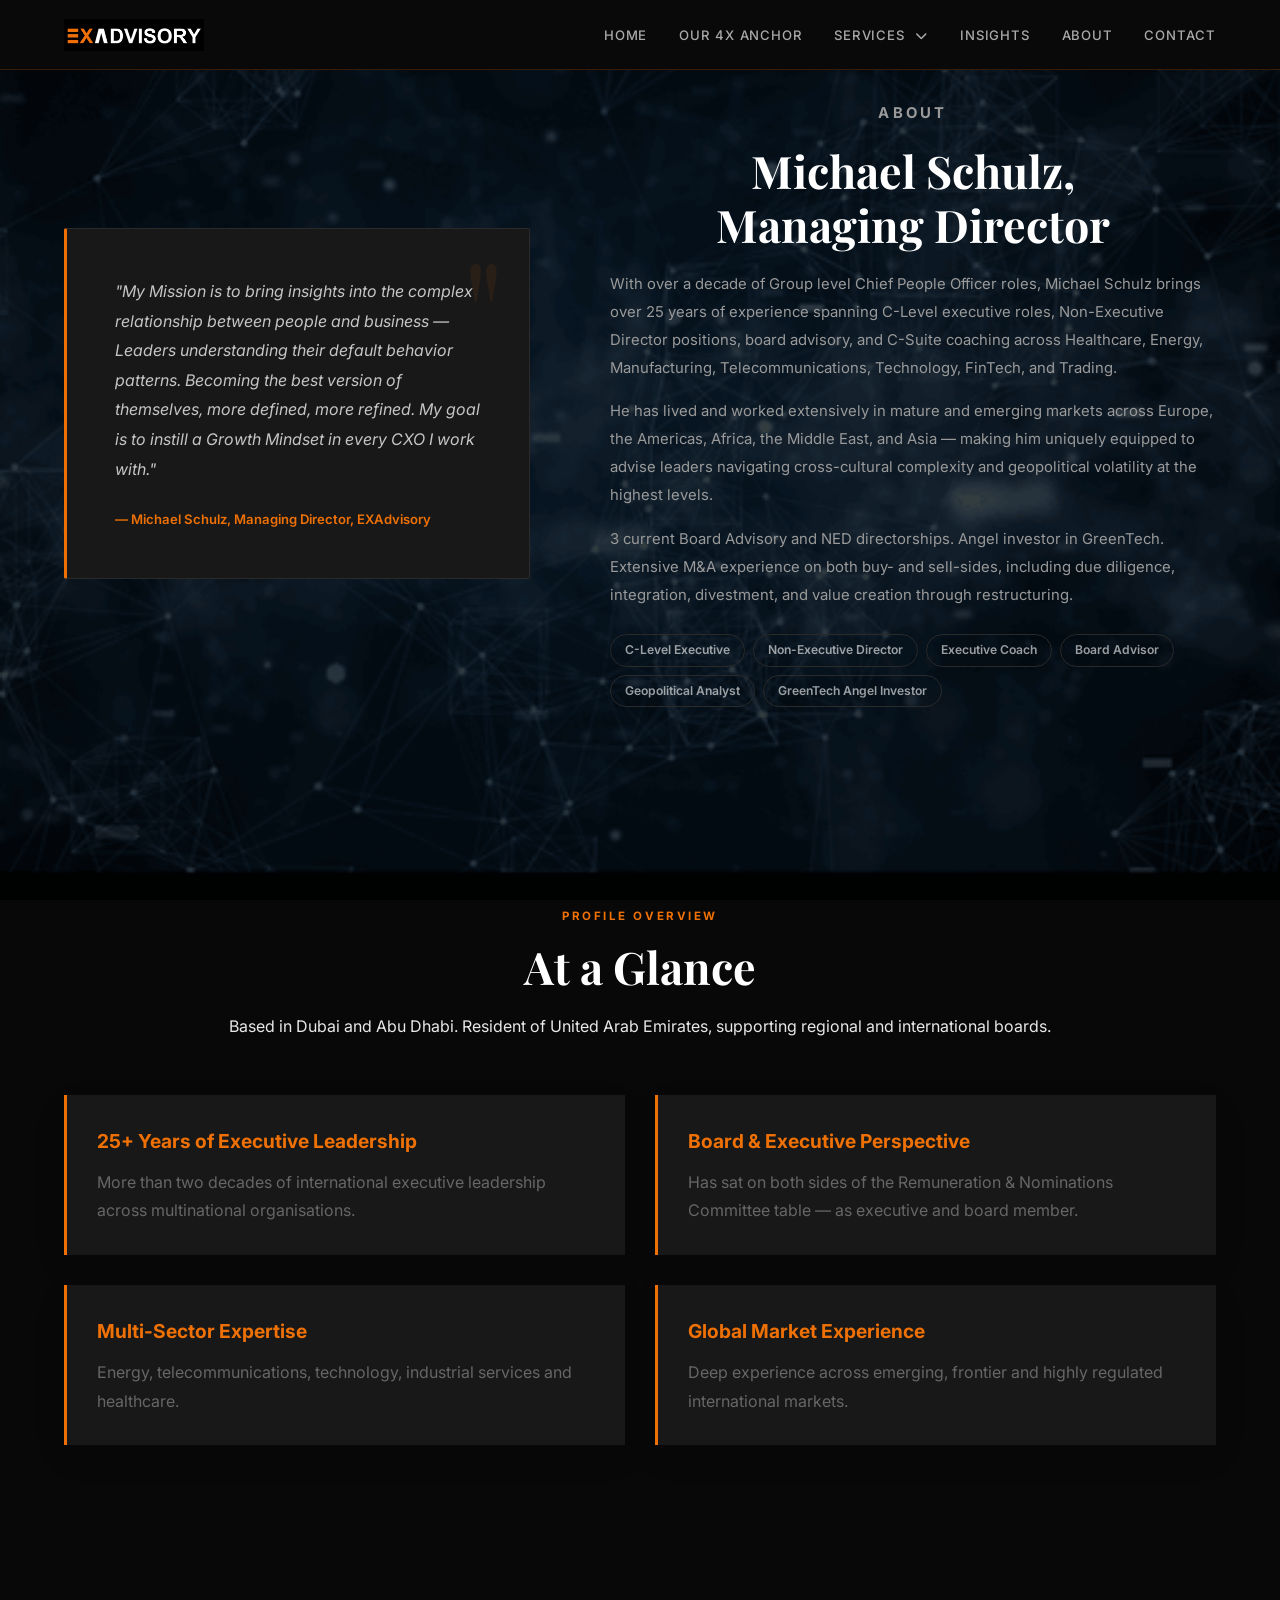
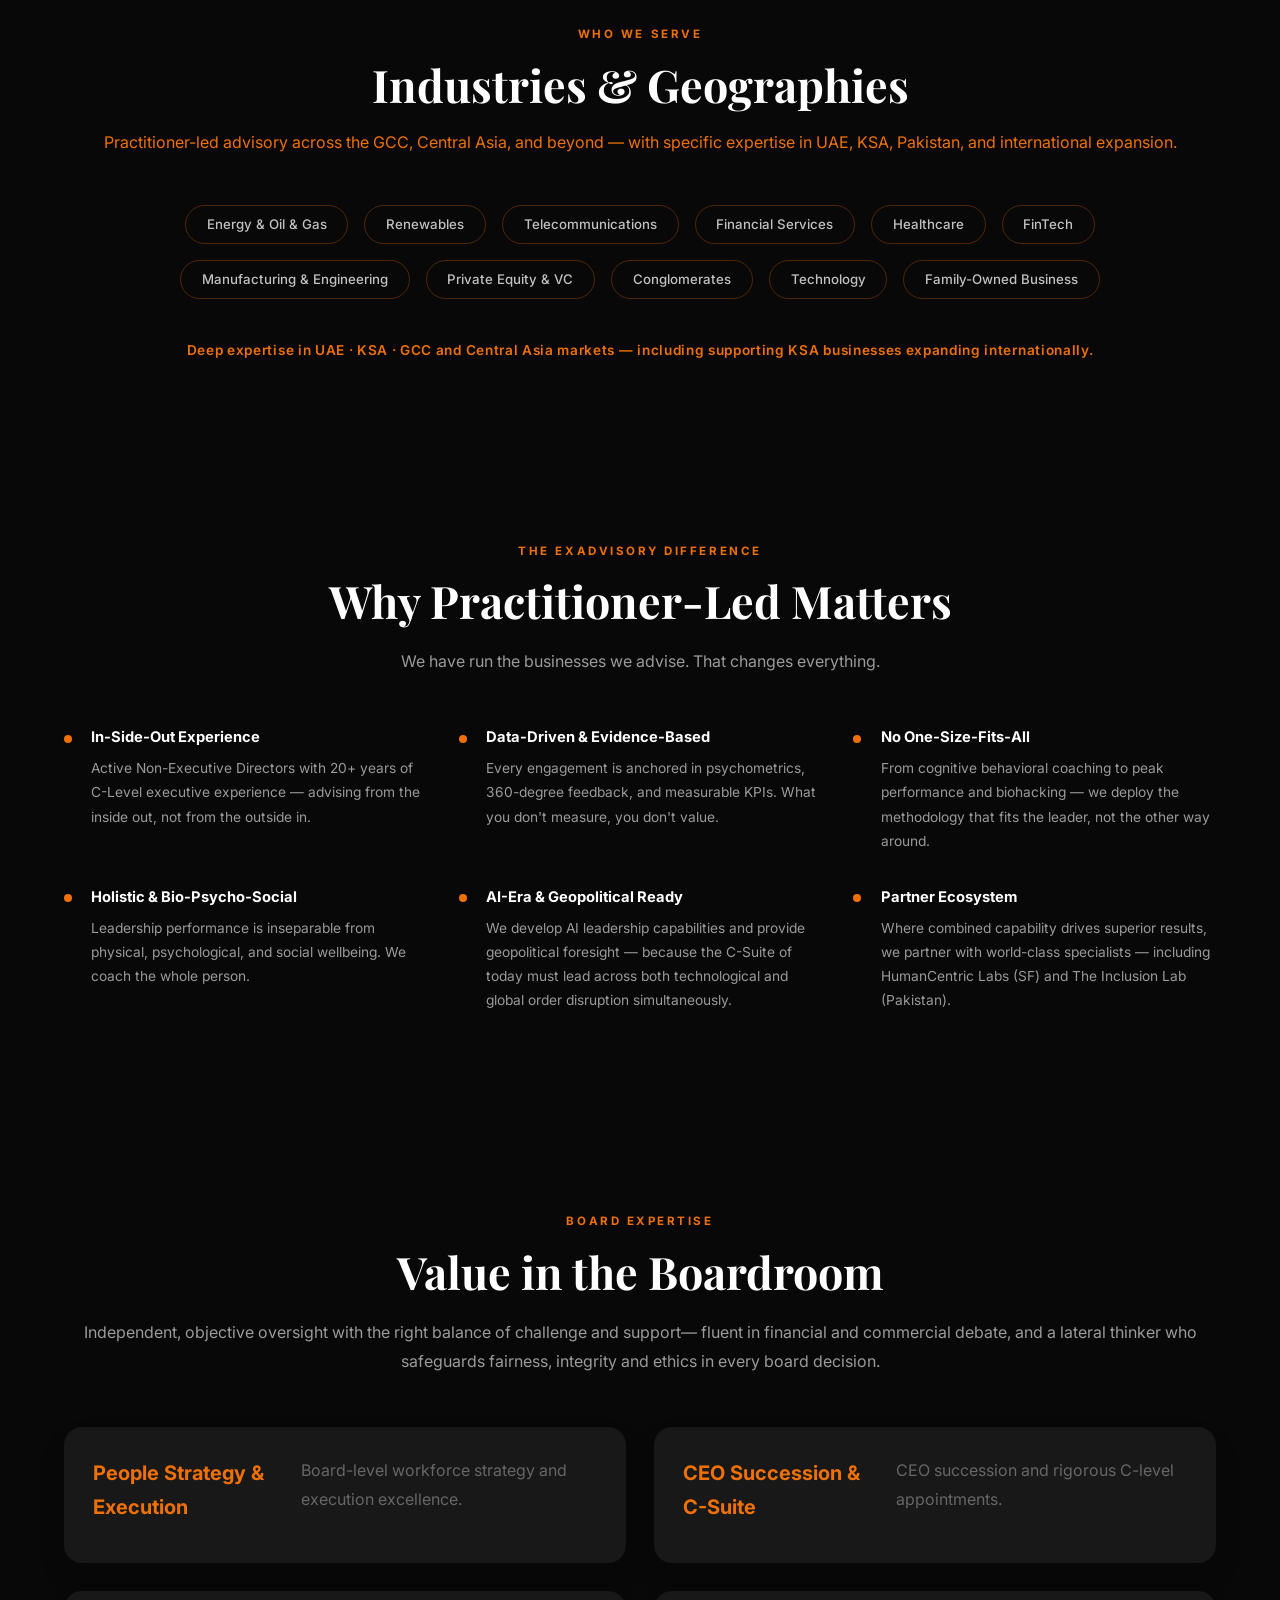
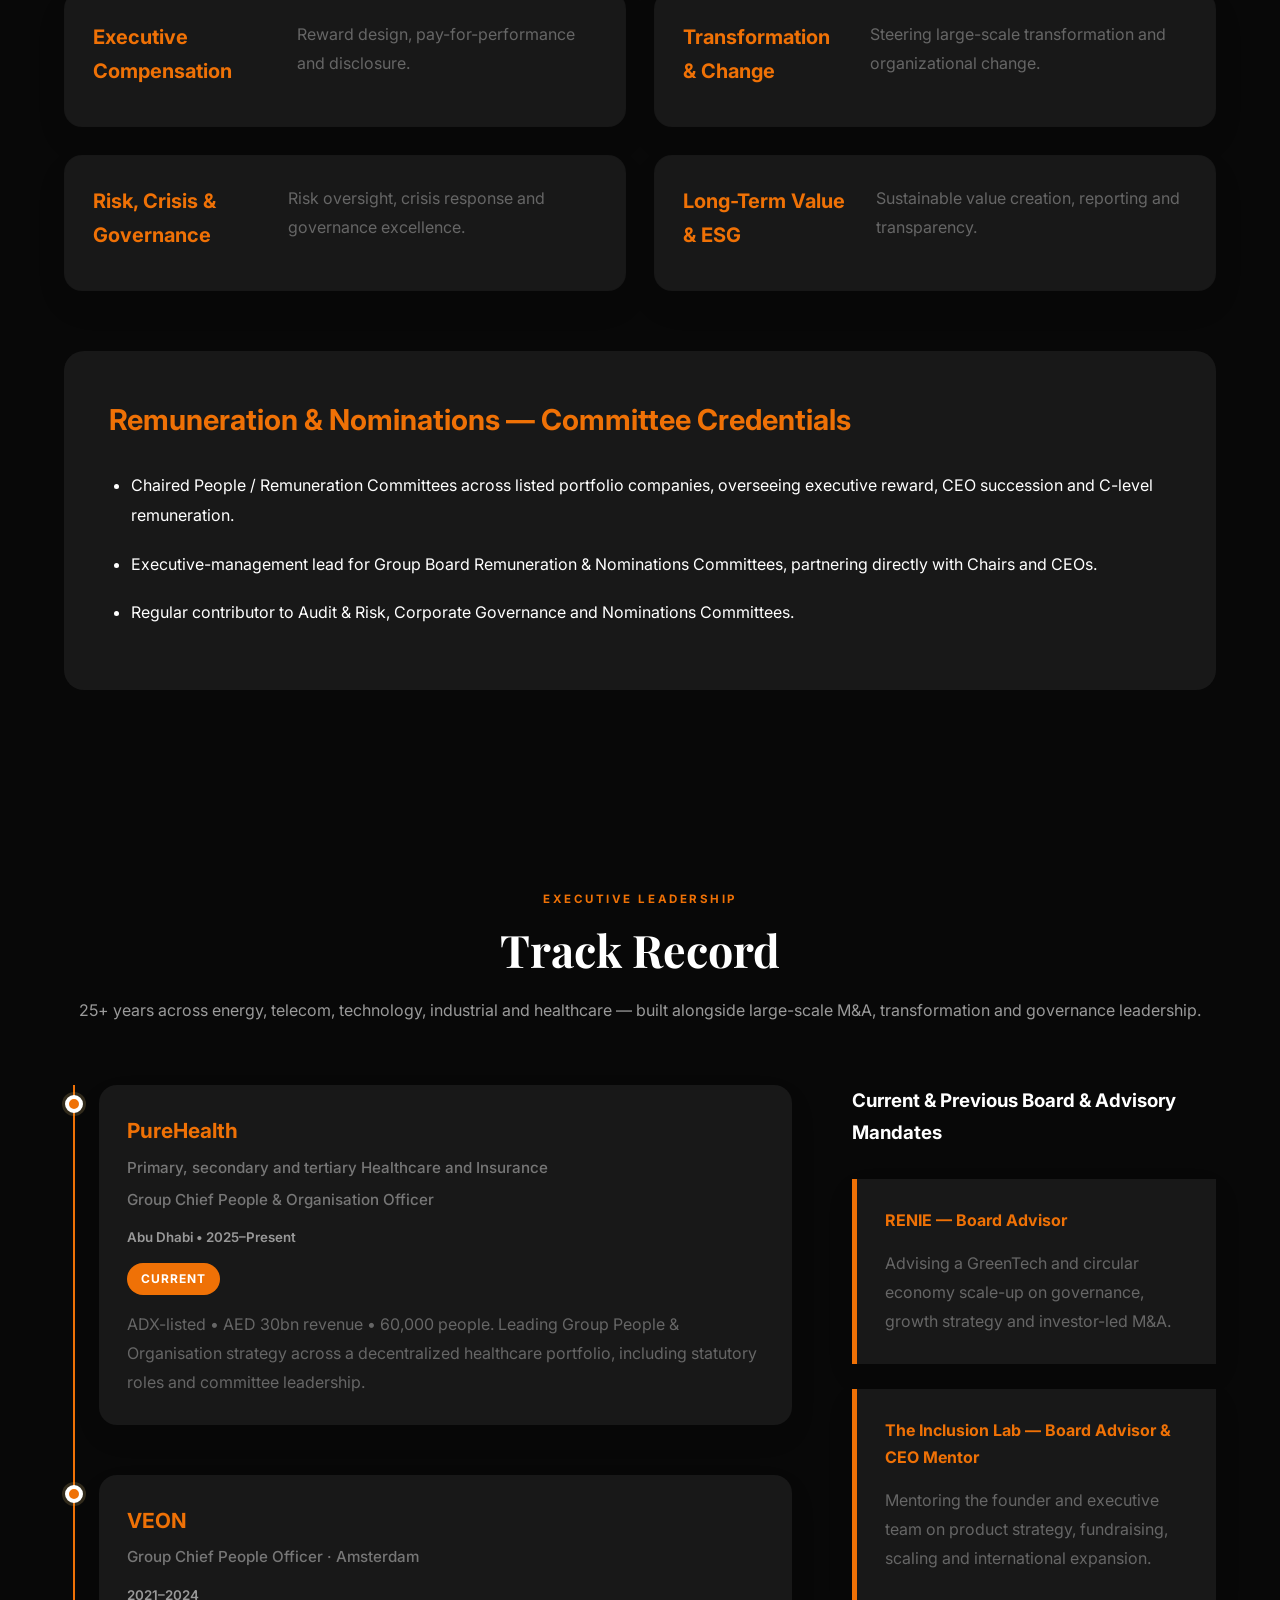
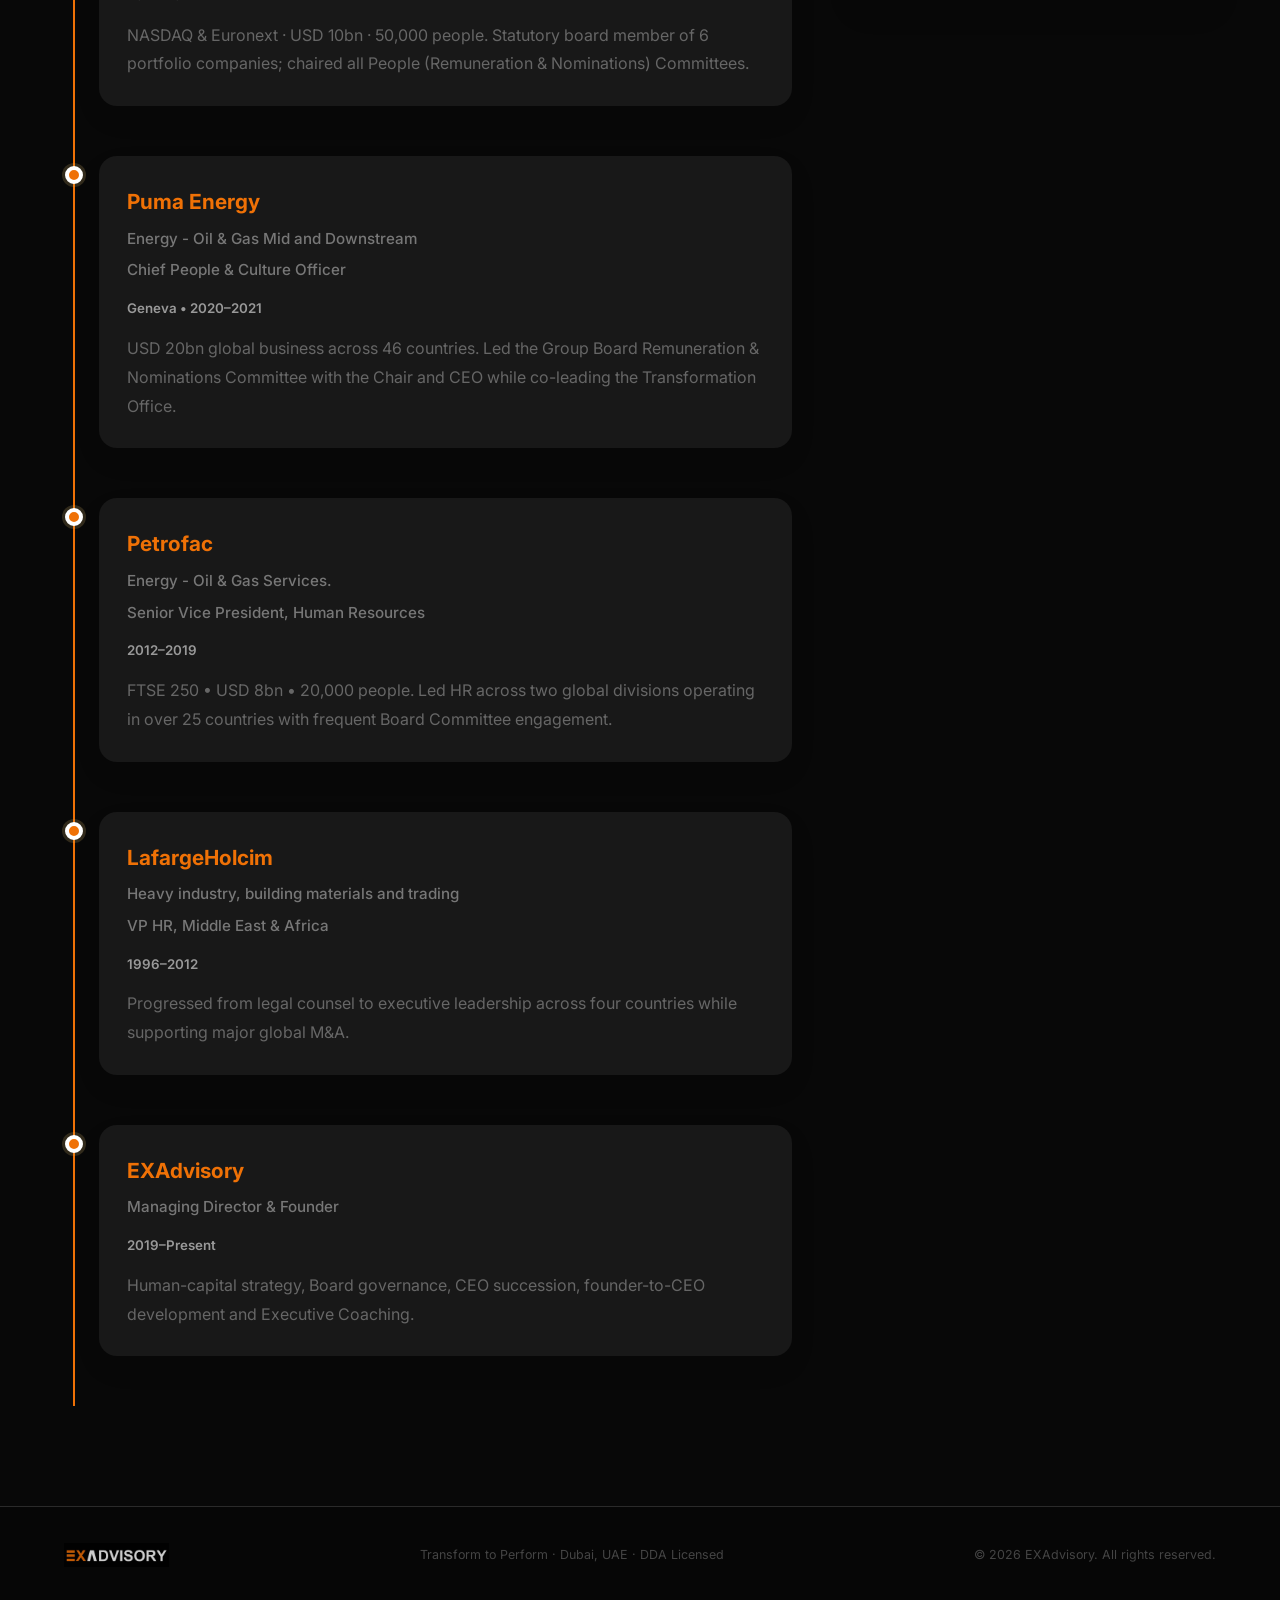
<file: about/index.html>
<!DOCTYPE html>
<html lang="en">

<head>
  <meta charset="UTF-8" />
  <meta name="viewport" content="width=device-width, initial-scale=1.0" />
  <title>About Us — EXAdvisory</title>
  <meta name="description" content="Learn about EXAdvisory and Michael Schulz, Managing Director, bringing over 25 years of C-Level and Non-Executive Director experience to executive advisory." />
  <meta property="og:type" content="profile" />
  <meta property="og:url" content="https://exadvisory.co/about/" />
  <meta property="og:title" content="About Us — EXAdvisory | Michael Schulz" />
  <meta property="og:description" content="Learn about EXAdvisory and Michael Schulz, Managing Director, bringing over 25 years of C-Level and Non-Executive Director experience to executive advisory." />
  <meta property="og:image" content="https://exadvisory.co/images/logo/logo.png" />
  <meta name="twitter:card" content="summary_large_image" />
  <script type="application/ld+json">
  {
    "@context": "https://schema.org",
    "@type": "Person",
    "name": "Michael Schulz",
    "jobTitle": "Managing Director",
    "worksFor": {
      "@type": "Organization",
      "name": "EXAdvisory",
      "url": "https://exadvisory.co/"
    },
    "description": "With over a decade of Group level Chief People Officer roles, Michael Schulz brings over 25 years of experience spanning C-Level executive roles, Non-Executive Director positions, board advisory, and C-Suite coaching.",
    "address": {
      "@type": "PostalAddress",
      "addressLocality": "Dubai",
      "addressCountry": "AE"
    }
  }
  </script>
  <link rel="icon" type="image/png" href="../images/logo/favicon.png">
  <link
    href="https://fonts.googleapis.com/css2?family=Inter:wght@300;400;500;600;700;800&family=Playfair+Display:wght@400;600;700&display=swap"
    rel="stylesheet" />
  <link rel="stylesheet" href="../style.css?v=3" />
  <link rel="stylesheet" href="https://cdnjs.cloudflare.com/ajax/libs/font-awesome/6.7.2/css/all.min.css">
</head>

<body>

  <!-- NAV -->
    <nav>
    <div class="nav-logo">
      <a href="../">
        <img src="../images/logo/logo.png" alt="EXAdvisory">
      </a>
    </div>

    <button class="menu-toggle" id="menuToggle" aria-label="Toggle navigation menu">
      ☰
    </button>

    <ul class="nav-links" id="navLinks">
      <li><a href="../">Home</a></li>
      <li><a href="../our-4x-anchor/">Our 4x Anchor</a></li>

      <li class="dropdown">
        <a href="../services/">
          Services <i class="fas fa-chevron-down"></i>
        </a>

        <ul class="dropdown-menu">

          <!-- Signature Services -->
          <li class="dropdown-submenu">
            <a href="../services/#signatureServices">
              Signature Services
              <i class="fas fa-chevron-right"></i>
            </a>

            <!-- Signature Services submenu -->
            <ul class="submenu">
              <li>
                <a href="../services/founder-to-ceo-transition/">
                  Founder to CEO Transition
                </a>
              </li>

              <li>
                <a href="../services/ceo-succession-planning/">
                  CEO Succession Planning
                </a>
              </li>

              <li>
                <a href="../services/executive-coaching-for-the-c-suite/">
                  Executive Coaching for the C-Suite
                </a>
              </li>
            </ul>
          </li>

          <li>
            <a href="../services/#primeServices">
              Prime Services
            </a>
          </li>
        </ul>
      </li>

      <li><a href="../insights/">Insights</a></li>
      <li><a href="../about/">About</a></li>
      <li><a href="../contact/">Contact</a></li>
    </ul>
  </nav>
  <div class="menu-overlay" id="menuOverlay"></div>
  <!-- ABOUT -->
  <section class="section" id="about">
    <div style="max-width:1200px;margin:0 auto">
      <div class="about-feature">
        <div class="about-card">
          <p>"My Mission is to bring insights into the complex relationship between people and business — Leaders
            understanding their default behavior patterns. Becoming the best version of themselves, more defined, more
            refined. My goal is to instill a Growth Mindset in every CXO I work with."</p>
          <cite>— Michael Schulz, Managing Director, EXAdvisory</cite>
        </div>
        <div class="about-text">
          <p class="section-label">About</p>
          <h2 class="section-title">Michael Schulz,<br />Managing Director</h2>
          <p>With over a decade of Group level Chief People Officer roles, Michael Schulz brings over 25 years of
            experience spanning C-Level executive roles, Non-Executive Director positions, board advisory, and C-Suite
            coaching across Healthcare, Energy, Manufacturing, Telecommunications, Technology, FinTech, and Trading.
          </p>
          <p>He has lived and worked extensively in mature and emerging markets across Europe, the Americas, Africa, the
            Middle East, and Asia — making him uniquely equipped to advise leaders navigating cross-cultural complexity
            and geopolitical volatility at the highest levels.</p>
          <p>3 current Board Advisory and NED directorships. Angel investor in GreenTech. Extensive M&A experience on
            both buy- and sell-sides, including due diligence, integration, divestment, and value creation through
            restructuring.</p>
          <div class="about-pills">
            <span class="about-pill">C-Level Executive</span>
            <span class="about-pill">Non-Executive Director</span>
            <span class="about-pill">Executive Coach</span>
            <span class="about-pill">Board Advisor</span>
            <span class="about-pill">Geopolitical Analyst</span>
            <span class="about-pill">GreenTech Angel Investor</span>
          </div>
        </div>
      </div>
    </div>
  </section>

  <!-- AT A GLANCE -->
  <section class="section" id="at-a-glance">

    <div class="container">

      <p class="section-label">Profile Overview</p>

      <h2 class="section-title">
        At a Glance
      </h2>
      <p style="text-align: center;">
        Based in Dubai and Abu Dhabi. Resident of United Arab Emirates, supporting regional and international boards.
      </p>
      <div class="glance-grid">

        <div class="glance-card">
          <div class="glance-icon">
            <i class="fas fa-briefcase"></i>
          </div>

          <div>
            <h4>25+ Years of Executive Leadership</h4>
            <p>
              More than two decades of international executive leadership
              across multinational organisations.
            </p>
          </div>
        </div>

        <div class="glance-card">
          <div class="glance-icon">
            <i class="fas fa-users-cog"></i>
          </div>

          <div>
            <h4>Board & Executive Perspective</h4>
            <p>
              Has sat on both sides of the Remuneration &
              Nominations Committee table — as executive and board member.
            </p>
          </div>
        </div>

        <div class="glance-card">
          <div class="glance-icon">
            <i class="fas fa-industry"></i>
          </div>

          <div>
            <h4>Multi-Sector Expertise</h4>
            <p>
              Energy, telecommunications, technology,
              industrial services and healthcare.
            </p>
          </div>
        </div>

        <div class="glance-card">
          <div class="glance-icon">
            <i class="fas fa-globe-asia"></i>
          </div>

          <div>
            <h4>Global Market Experience</h4>
            <p>
              Deep experience across emerging, frontier and
              highly regulated international markets.
            </p>
          </div>
        </div>

      </div>

    </div>

  </section>

  <!-- CLIENTS -->
  <section class="clients-section">
    <p class="section-label">Who We Serve</p>
    <h2 class="section-title">Industries &amp; Geographies</h2>
    <p class="section-intro" style="color: var(--orange);">
      Practitioner-led advisory across the GCC, Central Asia, and beyond — with specific
      expertise in UAE, KSA, Pakistan, and international expansion.
    </p>
    <div class="industries-grid">
      <span class="ind-pill">Energy &amp; Oil &amp; Gas</span>
      <span class="ind-pill">Renewables</span>
      <span class="ind-pill">Telecommunications</span>
      <span class="ind-pill">Financial Services</span>
      <span class="ind-pill">Healthcare</span>
      <span class="ind-pill">FinTech</span>
      <span class="ind-pill">Manufacturing &amp; Engineering</span>
      <!-- <span class="ind-pill">Agriculture</span> -->
      <span class="ind-pill">Private Equity &amp; VC</span>
      <span class="ind-pill">Conglomerates</span>
      <span class="ind-pill">Technology</span>
      <span class="ind-pill">Family-Owned Business</span>
    </div>
    <p class="geo-note"><strong>Deep expertise in UAE · KSA · GCC and Central Asia markets — including supporting KSA
        businesses expanding internationally.</strong></p>
  </section>

  <!-- DIFFERENTIATORS -->
  <section class="section section-alt">
    <div style="max-width:1200px;margin:0 auto">
      <p class="section-label">The EXAdvisory Difference</p>
      <h2 class="section-title">Why Practitioner-Led Matters</h2>
      <p class="section-intro">We have run the businesses we advise. That changes everything.</p>
      <div class="approach-grid">
        <div class="approach-item">
          <div class="approach-dot"></div>
          <div>
            <h4>In-Side-Out Experience</h4>
            <p>Active Non-Executive Directors with 20+ years of C-Level executive experience — advising from the inside
              out, not from the outside in.</p>
          </div>
        </div>
        <div class="approach-item">
          <div class="approach-dot"></div>
          <div>
            <h4>Data-Driven &amp; Evidence-Based</h4>
            <p>Every engagement is anchored in psychometrics, 360-degree feedback, and measurable KPIs. What you don't
              measure, you don't value.</p>
          </div>
        </div>
        <div class="approach-item">
          <div class="approach-dot"></div>
          <div>
            <h4>No One-Size-Fits-All</h4>
            <p>From cognitive behavioral coaching to peak performance and biohacking — we deploy the methodology that
              fits the leader, not the other way around.</p>
          </div>
        </div>
        <div class="approach-item">
          <div class="approach-dot"></div>
          <div>
            <h4>Holistic &amp; Bio-Psycho-Social</h4>
            <p>Leadership performance is inseparable from physical, psychological, and social wellbeing. We coach the
              whole person.</p>
          </div>
        </div>
        <div class="approach-item">
          <div class="approach-dot"></div>
          <div>
            <h4>AI-Era &amp; Geopolitical Ready</h4>
            <p>We develop AI leadership capabilities and provide geopolitical foresight — because the C-Suite of today
              must lead across both technological and global order disruption simultaneously.</p>
          </div>
        </div>
        <div class="approach-item">
          <div class="approach-dot"></div>
          <div>
            <h4>Partner Ecosystem</h4>
            <p>Where combined capability drives superior results, we partner with world-class specialists — including
              HumanCentric Labs (SF) and The Inclusion Lab (Pakistan).</p>
          </div>
        </div>
      </div>
    </div>
  </section>

  <!-- VALUE IN THE BOARDROOM -->
  <section class="section" id="boardroom-value">

    <div class="container">

      <p class="section-label">Board Expertise</p>

      <h2 class="section-title">
        Value in the Boardroom
      </h2>

      <p class="section-intro">
        Independent, objective oversight with the right balance of challenge and support—
        fluent in financial and commercial debate, and a lateral thinker who safeguards
        fairness, integrity and ethics in every board decision.
      </p>

      <div class="board-grid">

        <div class="board-card">
          <div class="board-icon"><i class="fa-solid fa-user-group"></i></div>
          <h3>People Strategy & Execution</h3>
          <p>
            Board-level workforce strategy and execution excellence.
          </p>
        </div>

        <div class="board-card">
          <div class="board-icon"><i class="fa-solid fa-chess-king"></i></div>
          <h3>CEO Succession & C-Suite</h3>
          <p>
            CEO succession and rigorous C-level appointments.
          </p>
        </div>

        <div class="board-card">
          <div class="board-icon"><i class="fa-solid fa-balance-scale"></i></div>
          <h3>Executive Compensation</h3>
          <p>
            Reward design, pay-for-performance and disclosure.
          </p>
        </div>

        <div class="board-card">
          <div class="board-icon"><i class="fa-solid fa-chart-line"></i></div>
          <h3>Transformation & Change</h3>
          <p>
            Steering large-scale transformation and organizational change.
          </p>
        </div>

        <div class="board-card">
          <div class="board-icon"><i class="fa-solid fa-shield-alt"></i></div>
          <h3>Risk, Crisis & Governance</h3>
          <p>
            Risk oversight, crisis response and governance excellence.
          </p>
        </div>

        <div class="board-card">
          <div class="board-icon"><i class="fa-solid fa-seedling"></i></div>
          <h3>Long-Term Value & ESG</h3>
          <p>
            Sustainable value creation, reporting and transparency.
          </p>
        </div>

      </div>

      <div class="committee-box">

        <h3>Remuneration & Nominations — Committee Credentials</h3>

        <ul>
          <li>
            Chaired People / Remuneration Committees across listed portfolio companies,
            overseeing executive reward, CEO succession and C-level remuneration.
          </li>

          <li>
            Executive-management lead for Group Board Remuneration & Nominations
            Committees, partnering directly with Chairs and CEOs.
          </li>

          <li>
            Regular contributor to Audit & Risk, Corporate Governance and
            Nominations Committees.
          </li>
        </ul>

      </div>

    </div>

  </section>

  <!-- TRACK RECORD -->
  <section class="section section-alt" id="track-record">

    <div class="container">

      <p class="section-label">Executive Leadership</p>

      <h2 class="section-title">
        Track Record
      </h2>

      <p class="section-intro">
        25+ years across energy, telecom, technology, industrial and healthcare —
        built alongside large-scale M&A, transformation and governance leadership.
      </p>

      <div class="track-layout">

        <!-- LEFT -->
        <div class="timeline">

          <div class="timeline-item current">
            <div class="timeline-dot"></div>

            <div class="timeline-content">
              <h3>
                PureHealth
                <span>Primary, secondary and tertiary Healthcare and Insurance</span>
                <span>Group Chief People & Organisation Officer</span>
              </h3>

              <small>Abu Dhabi • 2025–Present</small>

              <span class="current-tag">CURRENT</span>

              <p>
                ADX-listed • AED 30bn revenue • 60,000 people.
                Leading Group People & Organisation strategy across a
                decentralized healthcare portfolio, including statutory
                roles and committee leadership.
              </p>
            </div>
          </div>

          <div class="timeline-item">
            <div class="timeline-dot"></div>

            <div class="timeline-content">
              <h3>
                VEON
                <span>Group Chief People Officer · Amsterdam </span>
              </h3>

              <small>2021–2024</small>

              <p>
                NASDAQ & Euronext · USD 10bn · 50,000 people. Statutory board member of 6 portfolio companies; chaired
                all People (Remuneration & Nominations) Committees.
              </p>
            </div>
          </div>

          <div class="timeline-item">
            <div class="timeline-dot"></div>

            <div class="timeline-content">
              <h3>
                Puma Energy
                <span>Energy - Oil & Gas Mid and Downstream</span>
                <span>Chief People & Culture Officer</span>
              </h3>

              <small>Geneva • 2020–2021</small>

              <p>
                USD 20bn global business across 46 countries.
                Led the Group Board Remuneration & Nominations Committee
                with the Chair and CEO while co-leading the
                Transformation Office.
              </p>
            </div>
          </div>

          <div class="timeline-item">
            <div class="timeline-dot"></div>

            <div class="timeline-content">
              <h3>
                Petrofac
                <span>Energy - Oil & Gas Services.</span>
                <span>Senior Vice President, Human Resources</span>
              </h3>

              <small>2012–2019</small>

              <p>
                FTSE 250 • USD 8bn • 20,000 people.
                Led HR across two global divisions operating in over
                25 countries with frequent Board Committee engagement.
              </p>
            </div>
          </div>

          <div class="timeline-item">
            <div class="timeline-dot"></div>

            <div class="timeline-content">
              <h3>
                LafargeHolcim
                <span>Heavy industry, building materials and trading</span>
                <span>VP HR, Middle East & Africa</span>
              </h3>

              <small>1996–2012</small>

              <p>
                Progressed from legal counsel to executive leadership
                across four countries while supporting major global M&A.
              </p>
            </div>
          </div>

          <div class="timeline-item">
            <div class="timeline-dot"></div>

            <div class="timeline-content">
              <h3>
                EXAdvisory
                <span>Managing Director & Founder</span>
              </h3>

              <small>2019–Present</small>

              <p>
                Human-capital strategy, Board governance, CEO succession,
                founder-to-CEO development and Executive Coaching.
              </p>
            </div>
          </div>

        </div>

        <!-- RIGHT -->
        <aside class="board-mandates">

          <h3>Current & Previous Board & Advisory Mandates</h3>

          <div class="mandate-card">
            <h4>RENIE — Board Advisor</h4>

            <p>
              Advising a GreenTech and circular economy scale-up on
              governance, growth strategy and investor-led M&A.
            </p>
          </div>

          <div class="mandate-card">
            <h4>The Inclusion Lab — Board Advisor & CEO Mentor</h4>

            <p>
              Mentoring the founder and executive team on product
              strategy, fundraising, scaling and international expansion.
            </p>
          </div>

        </aside>

      </div>

    </div>

  </section>

  <!-- SECTOR RESONANCE -->
  <!-- <section class="section section-alt" id="sector-resonance">
    <div style="max-width:1200px;margin:0 auto">

      <p class="section-label">Industry Experience</p>

      <h2 class="section-title">
        Sector Resonance
      </h2>

      <p class="section-intro">
        Extensive board and executive leadership experience across multiple industries,
        enabling strategic oversight, governance, transformation, and long-term value creation.
      </p>

      <div class="sector-grid">

        <div class="sector-card">
          <div class="sector-icon"><i class="fa-solid fa-photo-film"></i></div>
          <h4>Entertainment & Digital Media</h4>
          <p>Digital entertainment & content services to <strong>150M+</strong> customers.</p>
        </div>

        <div class="sector-card">
          <div class="sector-icon"><i class="fa-solid fa-industry"></i></div>
          <h4>Industrial Services</h4>
          <p>Oilfield services and global building-materials operations.</p>
        </div>

        <div class="sector-card">
          <div class="sector-icon"><i class="fa-solid fa-warehouse"></i></div>
          <h4>Logistics & Storage</h4>
          <p>Fuel terminals, storage and distribution across <strong>46 countries</strong>.</p>
        </div>

        <div class="sector-card">
          <div class="sector-icon"><i class="fa-solid fa-city"></i></div>
          <h4>Infrastructure</h4>
          <p>Large-scale EPC and building-materials infrastructure delivery.</p>
        </div>

        <div class="sector-card">
          <div class="sector-icon"><i class="fa-solid fa-chart-line"></i></div>
          <h4>Trading</h4>
          <p>Energy supply, trading and commodity-trading advisory.</p>
        </div>

        <div class="sector-card">
          <div class="sector-icon"><i class="fa-solid fa-building-columns"></i></div>
          <h4>Financial Services</h4>
          <p>Digital banking, fintech and financial inclusion oversight.</p>
        </div>

      </div>

    </div>
  </section> -->

  <!-- FOOTER -->
  <footer>
    <img src="../images/logo/logo.png" alt="EXAdvisory" />
    <p>Transform to Perform · Dubai, UAE · DDA Licensed</p>
    <p>© 2026 EXAdvisory. All rights reserved.</p>
  </footer>


  <script src="../script.js"></script>
</body>

</html>
</file>
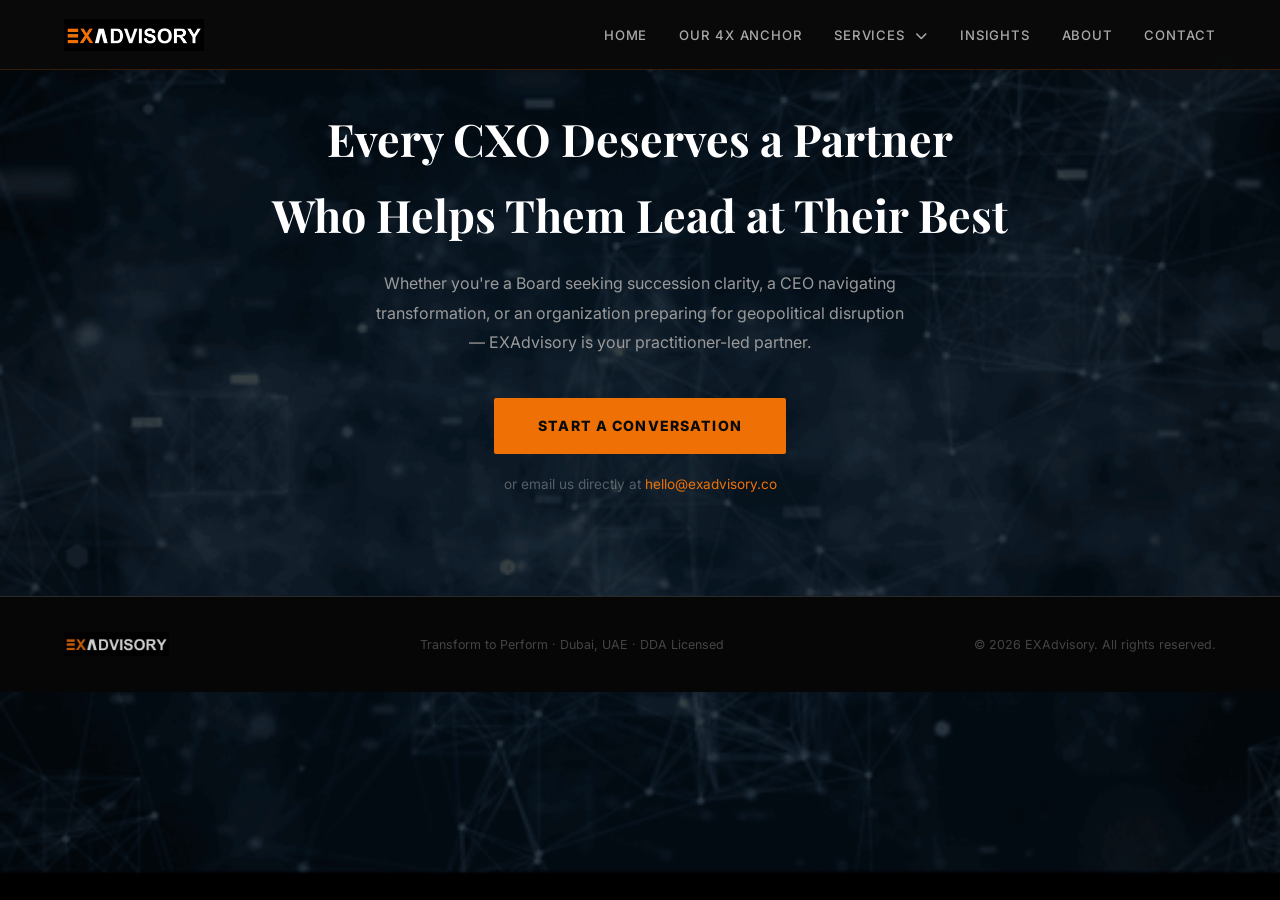
<file: contact/index.html>
<!DOCTYPE html>
<html lang="en">

<head>
  <meta charset="UTF-8" />
  <meta name="viewport" content="width=device-width, initial-scale=1.0" />
  <title>Contact — EXAdvisory</title>
  <meta name="description" content="Get in touch with EXAdvisory for board advisory, CEO succession planning, and executive coaching." />
  <meta property="og:type" content="website" />
  <meta property="og:url" content="https://exadvisory.co/contact/" />
  <meta property="og:title" content="Contact — EXAdvisory" />
  <meta property="og:description" content="Get in touch with EXAdvisory for board advisory, CEO succession planning, and executive coaching." />
  <meta property="og:image" content="https://exadvisory.co/images/logo/logo.png" />
  <meta name="twitter:card" content="summary_large_image" />
  <link rel="icon" type="image/png" href="../images/logo/favicon.png">
  <link
    href="https://fonts.googleapis.com/css2?family=Inter:wght@300;400;500;600;700;800&family=Playfair+Display:wght@400;600;700&display=swap"
    rel="stylesheet" />
  <link rel="stylesheet" href="../style.css?v=3" />
  <link rel="stylesheet" href="https://cdnjs.cloudflare.com/ajax/libs/font-awesome/6.7.2/css/all.min.css">
</head>

<body>

  <!-- NAV -->
    <nav>
    <div class="nav-logo">
      <a href="../">
        <img src="../images/logo/logo.png" alt="EXAdvisory">
      </a>
    </div>

    <button class="menu-toggle" id="menuToggle" aria-label="Toggle navigation menu">
      ☰
    </button>

    <ul class="nav-links" id="navLinks">
      <li><a href="../">Home</a></li>
      <li><a href="../our-4x-anchor/">Our 4x Anchor</a></li>

      <li class="dropdown">
        <a href="../services/">
          Services <i class="fas fa-chevron-down"></i>
        </a>

        <ul class="dropdown-menu">

          <!-- Signature Services -->
          <li class="dropdown-submenu">
            <a href="../services/#signatureServices">
              Signature Services
              <i class="fas fa-chevron-right"></i>
            </a>

            <!-- Signature Services submenu -->
            <ul class="submenu">
              <li>
                <a href="../services/founder-to-ceo-transition/">
                  Founder to CEO Transition
                </a>
              </li>

              <li>
                <a href="../services/ceo-succession-planning/">
                  CEO Succession Planning
                </a>
              </li>

              <li>
                <a href="../services/executive-coaching-for-the-c-suite/">
                  Executive Coaching for the C-Suite
                </a>
              </li>
            </ul>
          </li>

          <li>
            <a href="../services/#primeServices">
              Prime Services
            </a>
          </li>
        </ul>
      </li>

      <li><a href="../insights/">Insights</a></li>
      <li><a href="../about/">About</a></li>
      <li><a href="../contact/">Contact</a></li>
    </ul>
  </nav>
  <div class="menu-overlay" id="menuOverlay"></div>

  <!-- CTA -->
  <section class="cta-section" id="contact">
    <h2>Every CXO Deserves a Partner<br />Who Helps Them Lead at Their Best</h2>
    <p>Whether you're a Board seeking succession clarity, a CEO navigating transformation, or an organization preparing
      for geopolitical disruption — EXAdvisory is your practitioner-led partner.</p>
    <a href="mailto:hello@exadvisory.co" class="cta-btn">Start a Conversation</a>
    <span class="cta-email">or email us directly at <a href="mailto:hello@exadvisory.co">hello@exadvisory.co</a></span>
  </section>

  <!-- FOOTER -->
  <footer>
    <img src="../images/logo/logo.png" alt="EXAdvisory" />
    <p>Transform to Perform · Dubai, UAE · DDA Licensed</p>
    <p>© 2026 EXAdvisory. All rights reserved.</p>
  </footer>
  <script src="../script.js"></script>
</body>

</html>
</file>
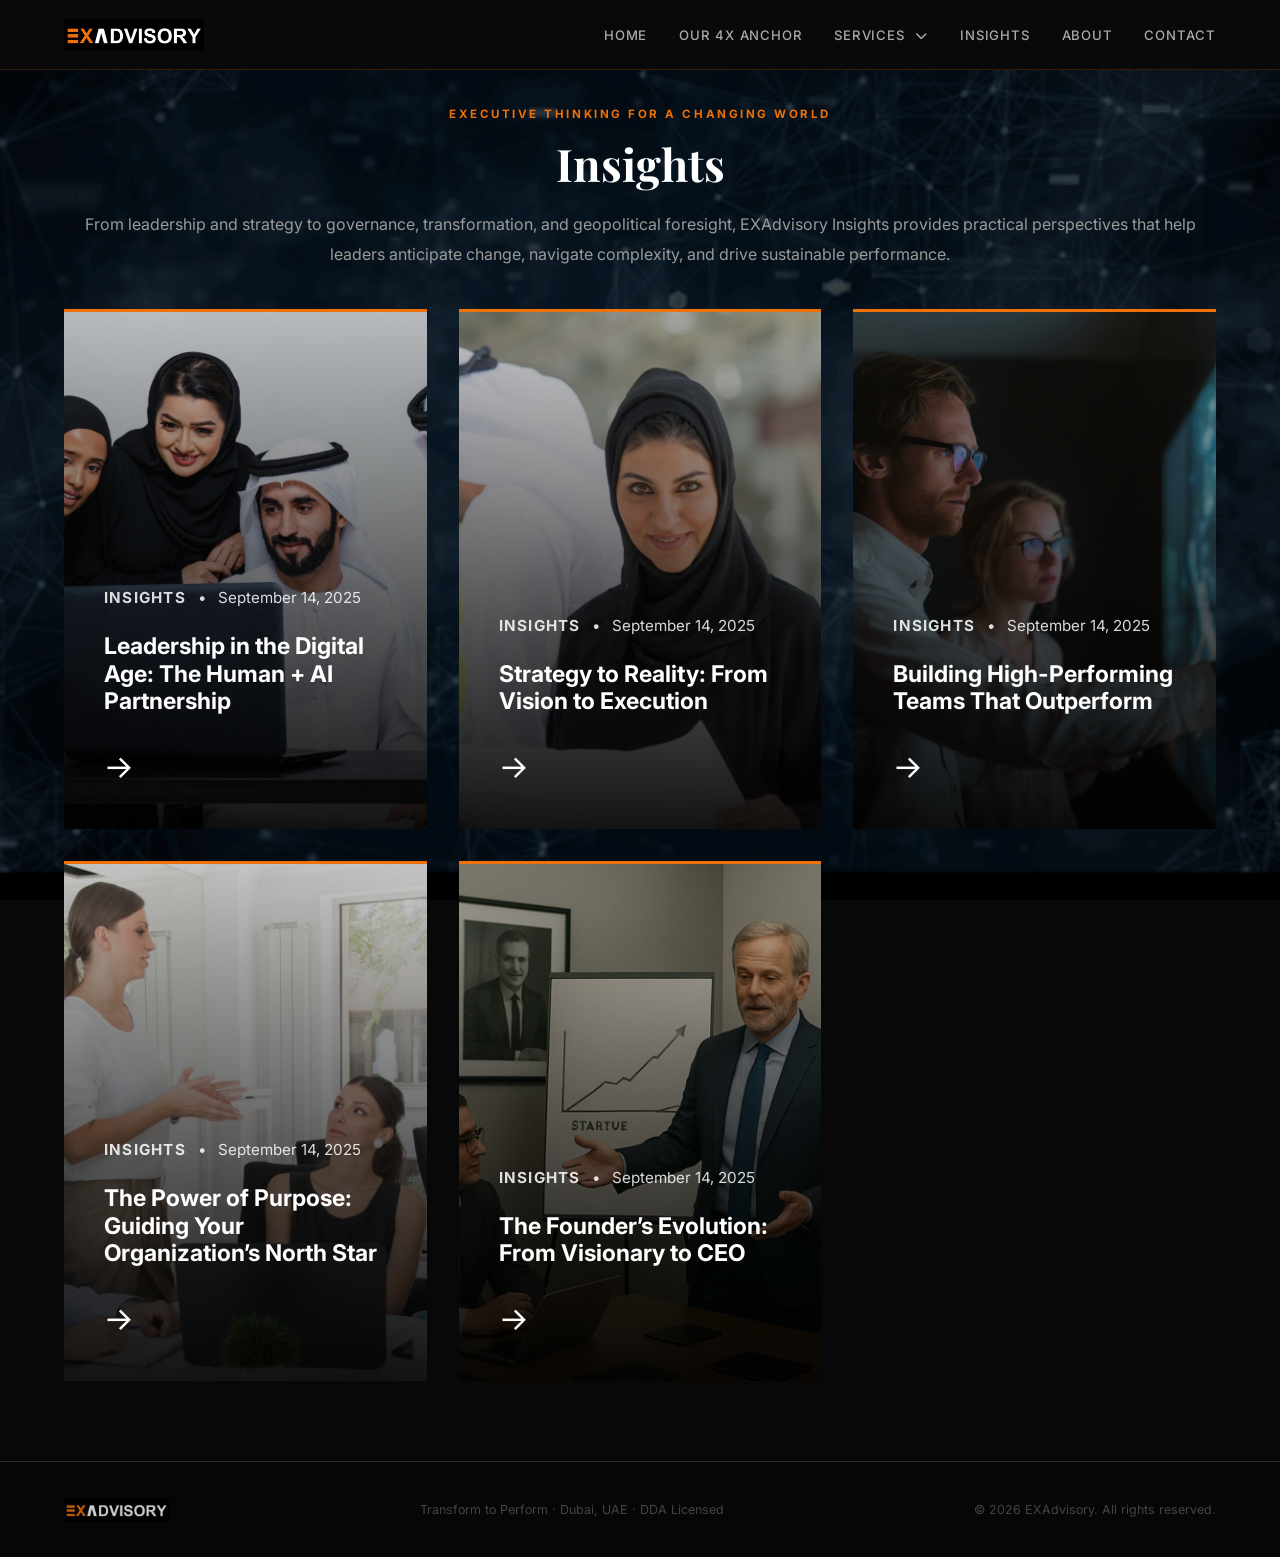
<file: insights/index.html>
<!DOCTYPE html>
<html lang="en">

<head>
  <meta charset="UTF-8" />
  <meta name="viewport" content="width=device-width, initial-scale=1.0" />
  <title>Insights — EXAdvisory</title>
  <meta name="description" content="Executive perspectives and articles on leadership, strategy, AI partnership, purpose, and high-performing teams." />
  <meta property="og:type" content="website" />
  <meta property="og:url" content="https://exadvisory.co/insights/" />
  <meta property="og:title" content="Insights — EXAdvisory" />
  <meta property="og:description" content="Executive perspectives and articles on leadership, strategy, AI partnership, purpose, and high-performing teams." />
  <meta property="og:image" content="https://exadvisory.co/images/insight/insight-1.jpg" />
  <meta name="twitter:card" content="summary_large_image" />
  <link rel="icon" type="image/png" href="../images/logo/favicon.png">
  <link
    href="https://fonts.googleapis.com/css2?family=Inter:wght@300;400;500;600;700;800&family=Playfair+Display:wght@400;600;700&display=swap"
    rel="stylesheet" />
  <link rel="stylesheet" href="../style.css?v=3" />
  <link rel="stylesheet" href="https://cdnjs.cloudflare.com/ajax/libs/font-awesome/6.7.2/css/all.min.css">
</head>

<body>

  <!-- NAV -->
    <nav>
    <div class="nav-logo">
      <a href="../">
        <img src="../images/logo/logo.png" alt="EXAdvisory">
      </a>
    </div>

    <button class="menu-toggle" id="menuToggle" aria-label="Toggle navigation menu">
      ☰
    </button>

    <ul class="nav-links" id="navLinks">
      <li><a href="../">Home</a></li>
      <li><a href="../our-4x-anchor/">Our 4x Anchor</a></li>

      <li class="dropdown">
        <a href="../services/">
          Services <i class="fas fa-chevron-down"></i>
        </a>

        <ul class="dropdown-menu">

          <!-- Signature Services -->
          <li class="dropdown-submenu">
            <a href="../services/#signatureServices">
              Signature Services
              <i class="fas fa-chevron-right"></i>
            </a>

            <!-- Signature Services submenu -->
            <ul class="submenu">
              <li>
                <a href="../services/founder-to-ceo-transition/">
                  Founder to CEO Transition
                </a>
              </li>

              <li>
                <a href="../services/ceo-succession-planning/">
                  CEO Succession Planning
                </a>
              </li>

              <li>
                <a href="../services/executive-coaching-for-the-c-suite/">
                  Executive Coaching for the C-Suite
                </a>
              </li>
            </ul>
          </li>

          <li>
            <a href="../services/#primeServices">
              Prime Services
            </a>
          </li>
        </ul>
      </li>

      <li><a href="../insights/">Insights</a></li>
      <li><a href="../about/">About</a></li>
      <li><a href="../contact/">Contact</a></li>
    </ul>
  </nav>
  <div class="menu-overlay" id="menuOverlay"></div>


  <section class="section section-alt insights-section" style="margin-top:25px">

    <div style="max-width:1200px;margin:0 auto">
      <p class="section-label">Executive Thinking for a Changing World</p>
      <h2 class="section-title">Insights</h2>
      <p class="section-intro">From leadership and strategy to governance, transformation, and geopolitical foresight,
        EXAdvisory Insights provides practical perspectives that help leaders anticipate change, navigate complexity,
        and drive sustainable performance.</p>

      <div class="insights-grid" style="padding-top:40px">

        <!-- CARD 1 -->
        <article class="insight-card">
          <a href="./leadership-in-the-digital-age-the-human-ai-partnership/" class="card-link">

            <img src="../images/insight/insight-1.jpg" alt="Leadership in the Digital Age">

            <div class="overlay"></div>

            <div class="content">
              <div class="meta">
                <span class="category">INSIGHTS</span>
                <span>•</span>
                <span>September 14, 2025</span>
              </div>

              <h4>
                Leadership in the Digital Age: The Human + AI Partnership
              </h4>

              <span class="arrow">→</span>
            </div>

          </a>
        </article>

        <!-- CARD 2 -->
        <article class="insight-card">
          <a href="./strategy-to-reality-from-vision-to-execution/" class="card-link">

            <img src="../images/insight/insight-2.jpg" alt="Strategy to Reality">

            <div class="overlay"></div>

            <div class="content">
              <div class="meta">
                <span class="category">INSIGHTS</span>
                <span>•</span>
                <span>September 14, 2025</span>
              </div>

              <h4>
                Strategy to Reality: From Vision to Execution
              </h4>

              <span class="arrow">→</span>
            </div>

          </a>
        </article>

        <!-- CARD 3 -->
        <article class="insight-card">
          <a href="./building-high-performing-teams-that-outperform/" class="card-link">

            <img src="../images/insight/insight-3.jpg" alt="Building High-Performing Teams">

            <div class="overlay"></div>

            <div class="content">
              <div class="meta">
                <span class="category">INSIGHTS</span>
                <span>•</span>
                <span>September 14, 2025</span>
              </div>

              <h4>
                Building High-Performing Teams That Outperform
              </h4>

              <span class="arrow">→</span>
            </div>

          </a>
        </article>

        <!-- CARD 4 -->
        <article class="insight-card">
          <a href="./the-power-of-purpose-guiding-your-organizations-north-star/" class="card-link">

            <img src="../images/insight/insight-4.jpg" alt="Purpose Leadership">

            <div class="overlay"></div>

            <div class="content">
              <div class="meta">
                <span class="category">INSIGHTS</span>
                <span>•</span>
                <span>September 14, 2025</span>
              </div>

              <h4>
                The Power of Purpose:
                Guiding Your Organization’s
                North Star
              </h4>

              <span class="arrow">→</span>
            </div>

          </a>
        </article>

        <!-- CARD 5 -->
        <article class="insight-card">
          <a href="./the-founders-evolution-from-visionary-to-ceo/" class="card-link">

            <img src="../images/insight/insight-5.jpg" alt="Founder Evolution">

            <div class="overlay"></div>

            <div class="content">
              <div class="meta">
                <span class="category">INSIGHTS</span>
                <span>•</span>
                <span>September 14, 2025</span>
              </div>

              <h4>
                The Founder’s Evolution:
                From Visionary to CEO
              </h4>

              <span class="arrow">→</span>
            </div>

          </a>
        </article>
      </div>
    </div>
  </section>

  <!-- FOOTER -->
  <footer>
    <img src="../images/logo/logo.png" alt="EXAdvisory" />
    <p>Transform to Perform · Dubai, UAE · DDA Licensed</p>
    <p>© 2026 EXAdvisory. All rights reserved.</p>
  </footer>
  <script src="../script.js"></script>
</body>

</html>
</file>
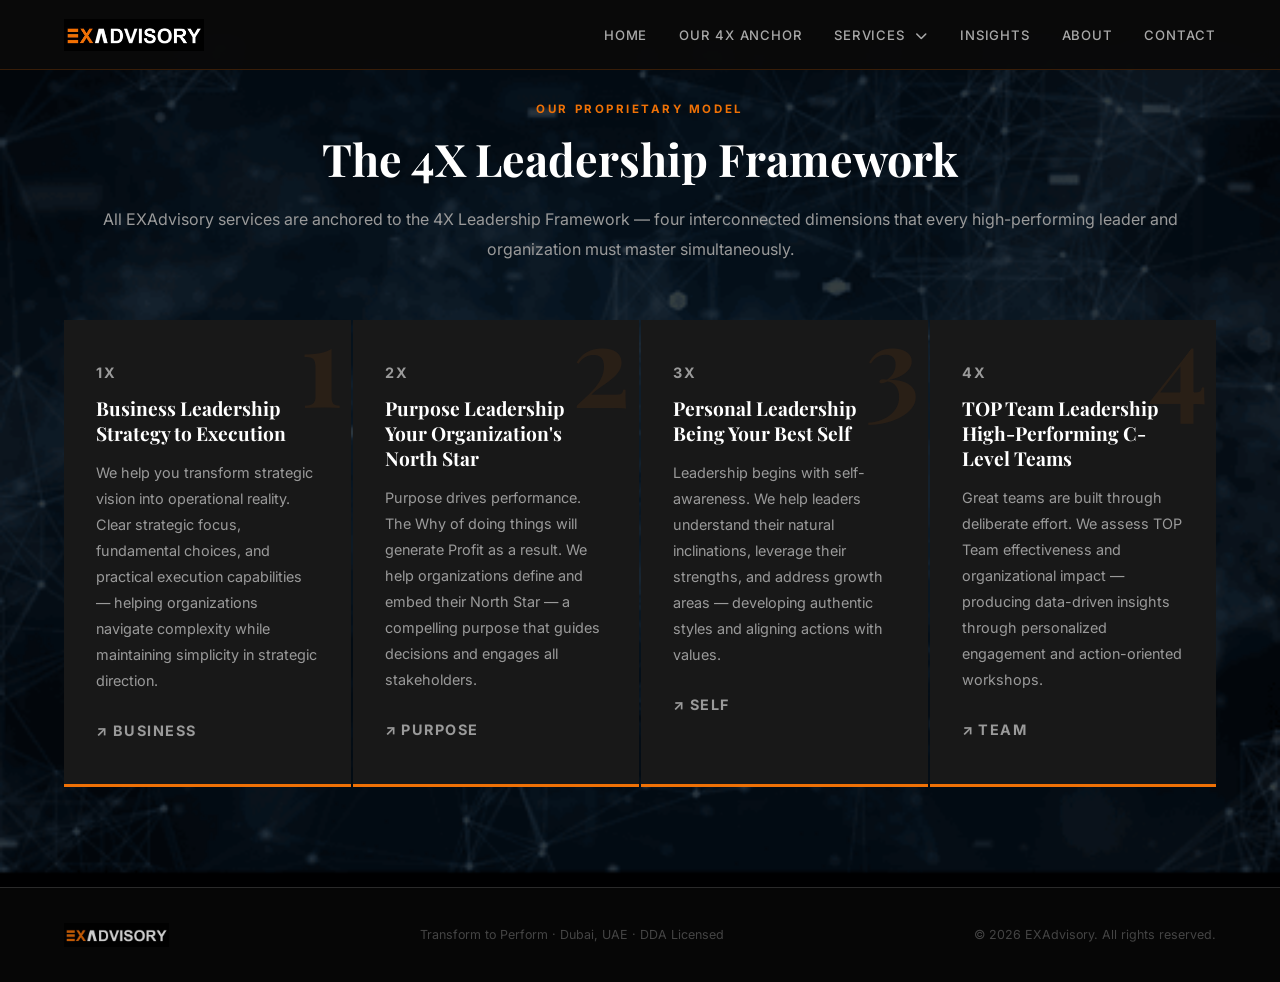
<file: our-4x-anchor/index.html>
<!DOCTYPE html>
<html lang="en">

<head>
  <meta charset="UTF-8" />
  <meta name="viewport" content="width=device-width, initial-scale=1.0" />
  <title>Our 4x Anchor — EXAdvisory</title>
  <meta name="description" content="Explore the 4X Leadership Framework: Business Leadership, Purpose Leadership, Personal Leadership, and TOP Team Leadership." />
  <meta property="og:type" content="website" />
  <meta property="og:url" content="https://exadvisory.co/our-4x-anchor/" />
  <meta property="og:title" content="Our 4x Anchor — EXAdvisory" />
  <meta property="og:description" content="Explore the 4X Leadership Framework: Business Leadership, Purpose Leadership, Personal Leadership, and TOP Team Leadership." />
  <meta property="og:image" content="https://exadvisory.co/images/logo/logo.png" />
  <meta name="twitter:card" content="summary_large_image" />
  <link rel="icon" type="image/png" href="../images/logo/favicon.png">
  <link
    href="https://fonts.googleapis.com/css2?family=Inter:wght@300;400;500;600;700;800&family=Playfair+Display:wght@400;600;700&display=swap"
    rel="stylesheet" />
  <link rel="stylesheet" href="../style.css?v=3" />
  <link rel="stylesheet" href="https://cdnjs.cloudflare.com/ajax/libs/font-awesome/6.7.2/css/all.min.css">
</head>

<body>

  <!-- NAV -->
    <nav>
    <div class="nav-logo">
      <a href="../">
        <img src="../images/logo/logo.png" alt="EXAdvisory">
      </a>
    </div>

    <button class="menu-toggle" id="menuToggle" aria-label="Toggle navigation menu">
      ☰
    </button>

    <ul class="nav-links" id="navLinks">
      <li><a href="../">Home</a></li>
      <li><a href="../our-4x-anchor/">Our 4x Anchor</a></li>

      <li class="dropdown">
        <a href="../services/">
          Services <i class="fas fa-chevron-down"></i>
        </a>

        <ul class="dropdown-menu">

          <!-- Signature Services -->
          <li class="dropdown-submenu">
            <a href="../services/#signatureServices">
              Signature Services
              <i class="fas fa-chevron-right"></i>
            </a>

            <!-- Signature Services submenu -->
            <ul class="submenu">
              <li>
                <a href="../services/founder-to-ceo-transition/">
                  Founder to CEO Transition
                </a>
              </li>

              <li>
                <a href="../services/ceo-succession-planning/">
                  CEO Succession Planning
                </a>
              </li>

              <li>
                <a href="../services/executive-coaching-for-the-c-suite/">
                  Executive Coaching for the C-Suite
                </a>
              </li>
            </ul>
          </li>

          <li>
            <a href="../services/#primeServices">
              Prime Services
            </a>
          </li>
        </ul>
      </li>

      <li><a href="../insights/">Insights</a></li>
      <li><a href="../about/">About</a></li>
      <li><a href="../contact/">Contact</a></li>
    </ul>
  </nav>
  <div class="menu-overlay" id="menuOverlay"></div>

  <!-- 4X FRAMEWORK -->
  <section class="section" id="framework">
    <div style="max-width:1200px;margin:0 auto">
      <p class="section-label">Our Proprietary Model</p>
      <h2 class="section-title">The 4X Leadership Framework</h2>
      <p class="section-intro">All EXAdvisory services are anchored to the 4X Leadership Framework — four interconnected
        dimensions that every high-performing leader and organization must master simultaneously.</p>
      <div class="framework-grid">
        <div class="fx-card" data-num="1">
          <p class="fx-tag">1X</p>
          <h3>Business Leadership<br />Strategy to Execution</h3>
          <p>We help you transform strategic vision into operational reality. Clear strategic focus, fundamental
            choices, and practical execution capabilities — helping organizations navigate complexity while maintaining
            simplicity in strategic direction.</p>
          <p class="fx-dimension">↗ Business</p>
        </div>
        <div class="fx-card" data-num="2">
          <p class="fx-tag">2X</p>
          <h3>Purpose Leadership<br />Your Organization's North Star</h3>
          <p>Purpose drives performance. The Why of doing things will generate Profit as a result. We help organizations
            define and embed their North Star — a compelling purpose that guides decisions and engages all stakeholders.
          </p>
          <p class="fx-dimension">↗ Purpose</p>
        </div>
        <div class="fx-card" data-num="3">
          <p class="fx-tag">3X</p>
          <h3>Personal Leadership<br />Being Your Best Self</h3>
          <p>Leadership begins with self-awareness. We help leaders understand their natural inclinations, leverage
            their strengths, and address growth areas — developing authentic styles and aligning actions with values.
          </p>
          <p class="fx-dimension">↗ Self</p>
        </div>
        <div class="fx-card" data-num="4">
          <p class="fx-tag">4X</p>
          <h3>TOP Team Leadership<br />High-Performing C-Level Teams</h3>
          <p>Great teams are built through deliberate effort. We assess TOP Team effectiveness and organizational impact
            — producing data-driven insights through personalized engagement and action-oriented workshops.</p>
          <p class="fx-dimension">↗ Team</p>
        </div>
      </div>
    </div>
  </section>



  <!-- FOOTER -->
  <footer>
    <img src="../images/logo/logo.png" alt="EXAdvisory" />
    <p>Transform to Perform · Dubai, UAE · DDA Licensed</p>
    <p>© 2026 EXAdvisory. All rights reserved.</p>
  </footer>
  <script src="../script.js"></script>
</body>

</html>
</file>
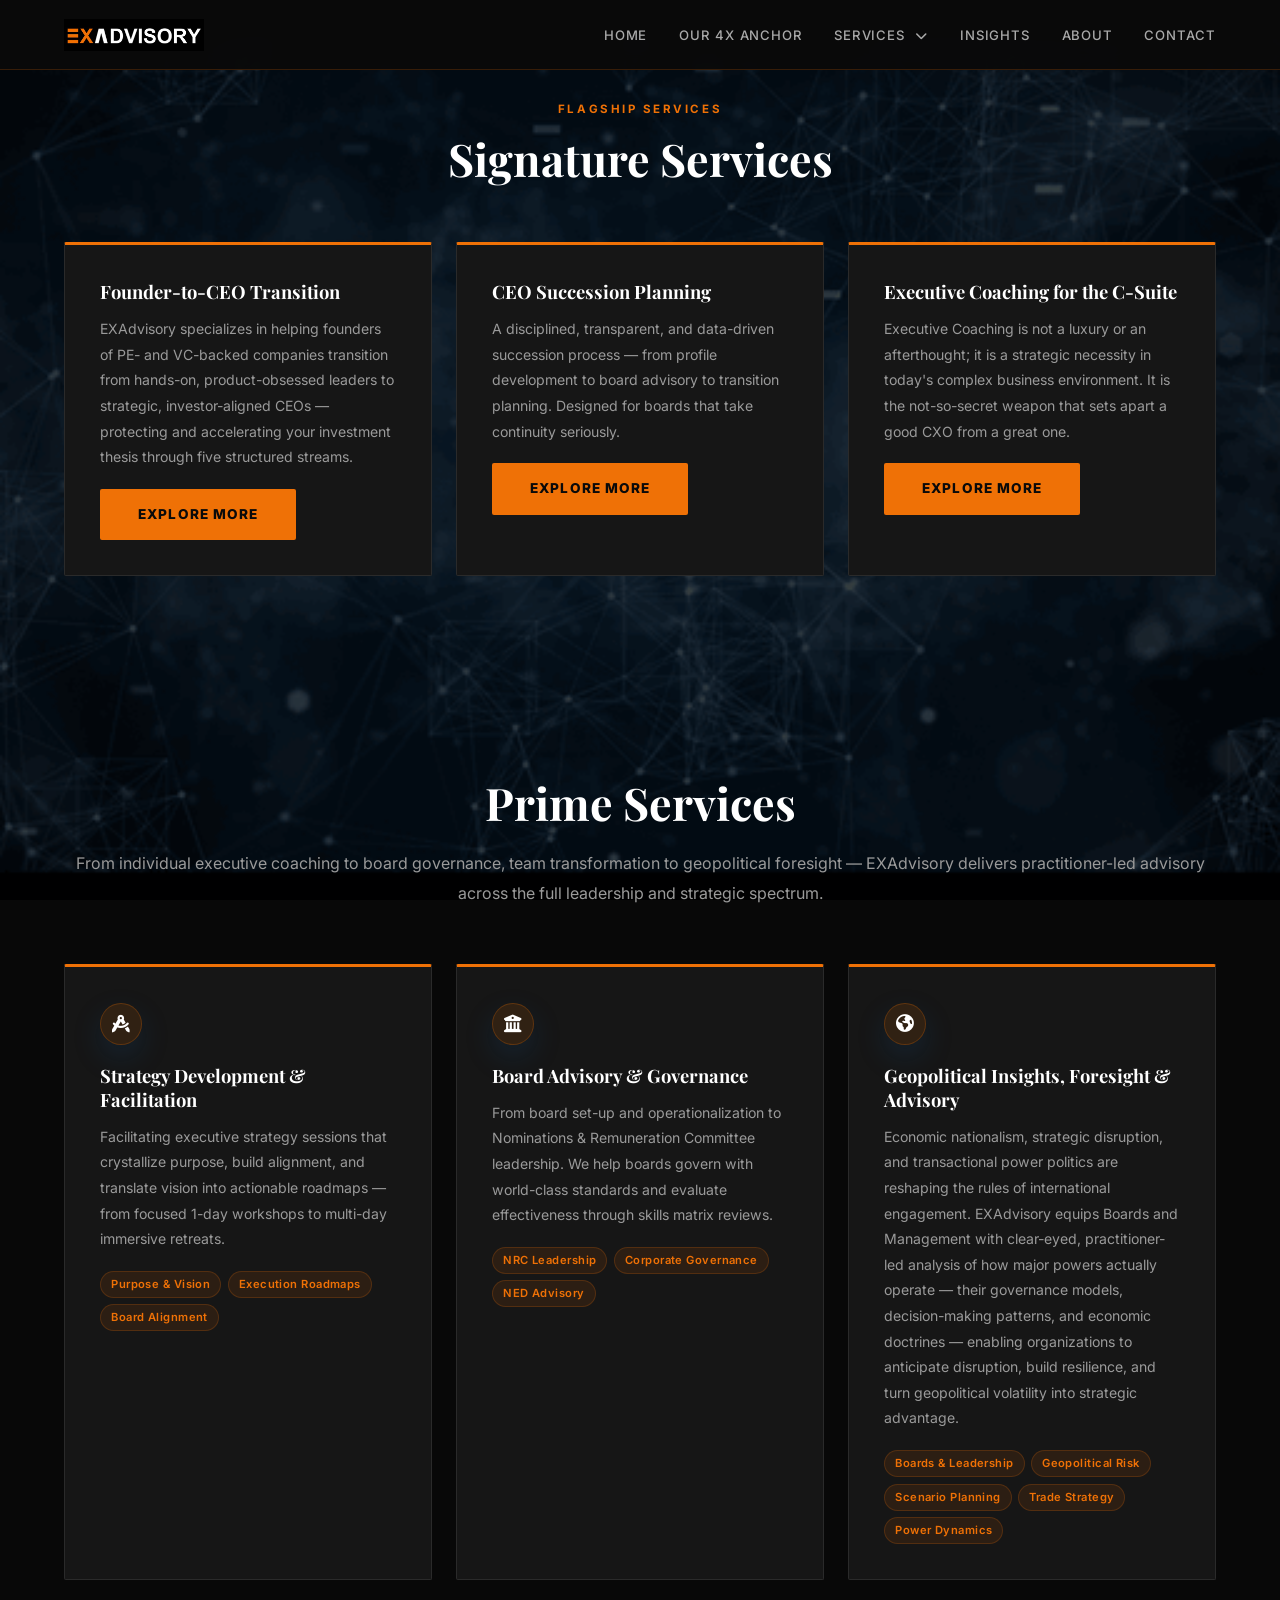
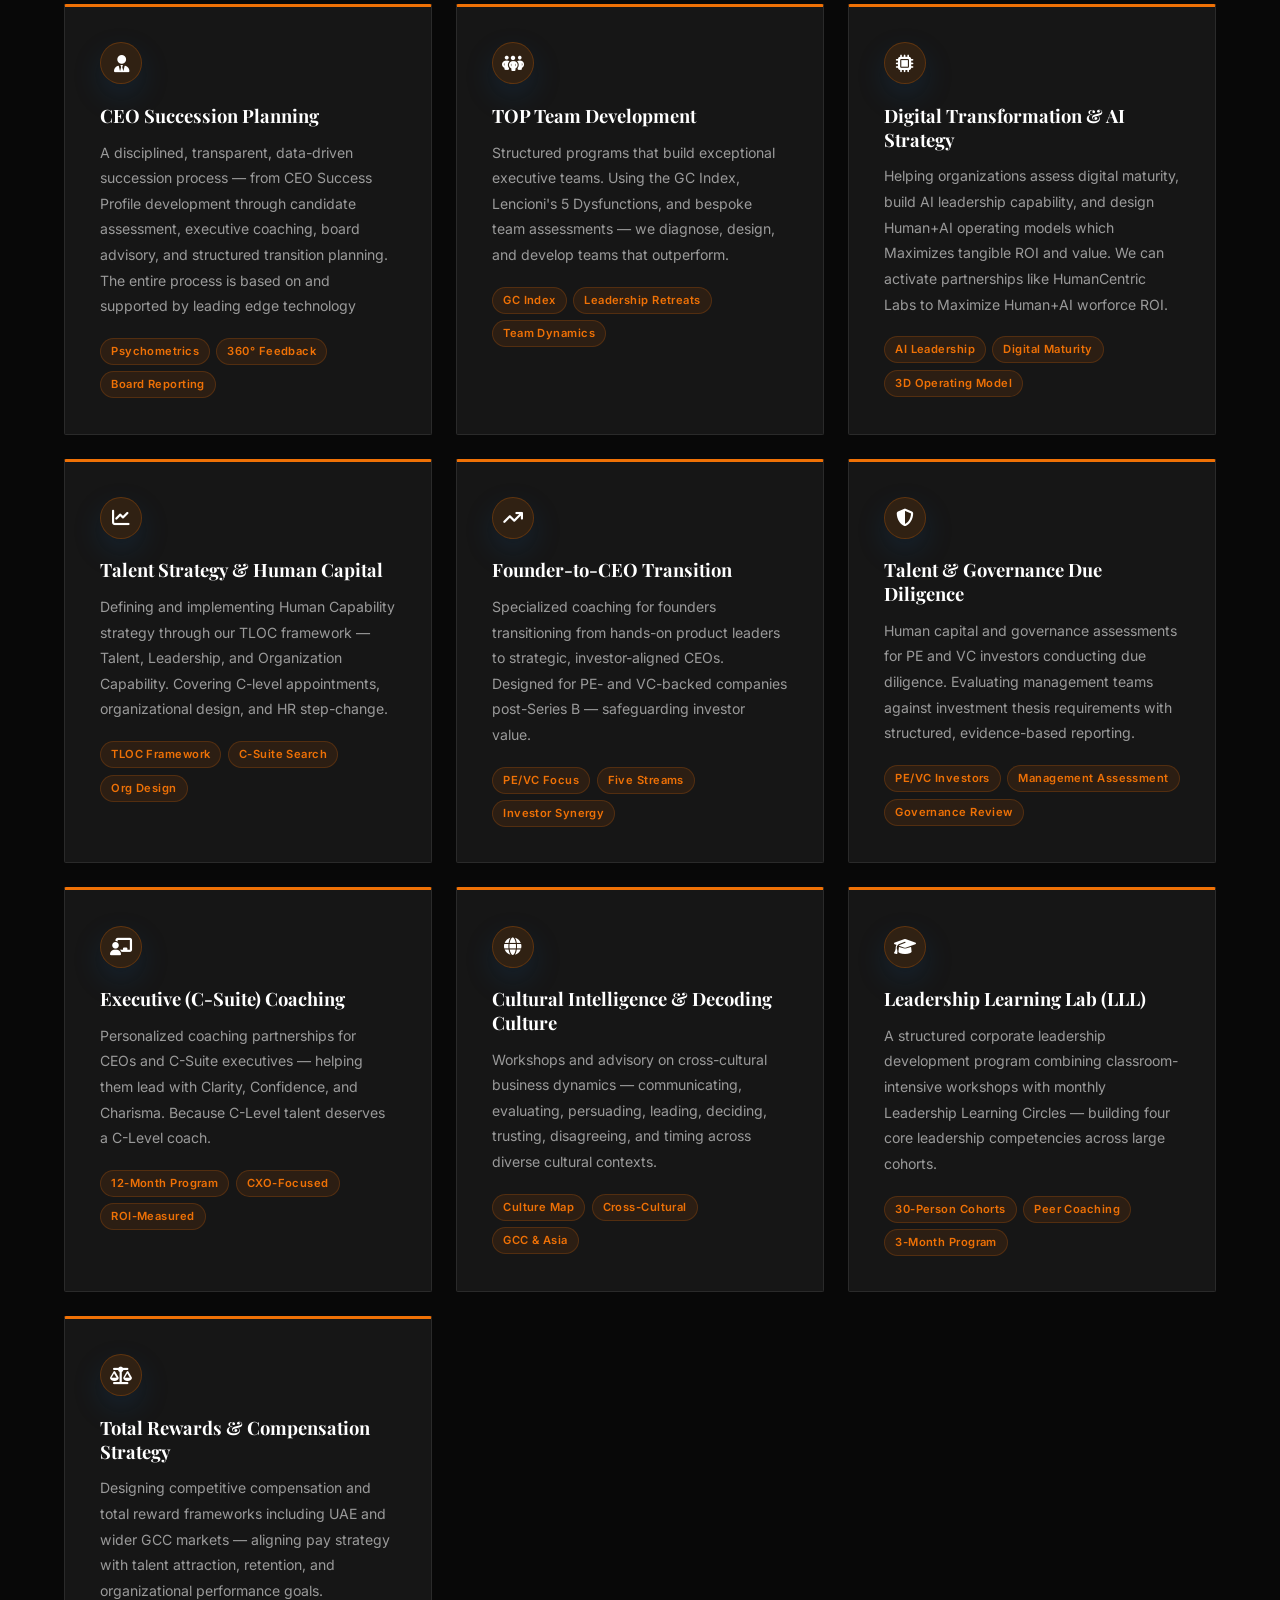
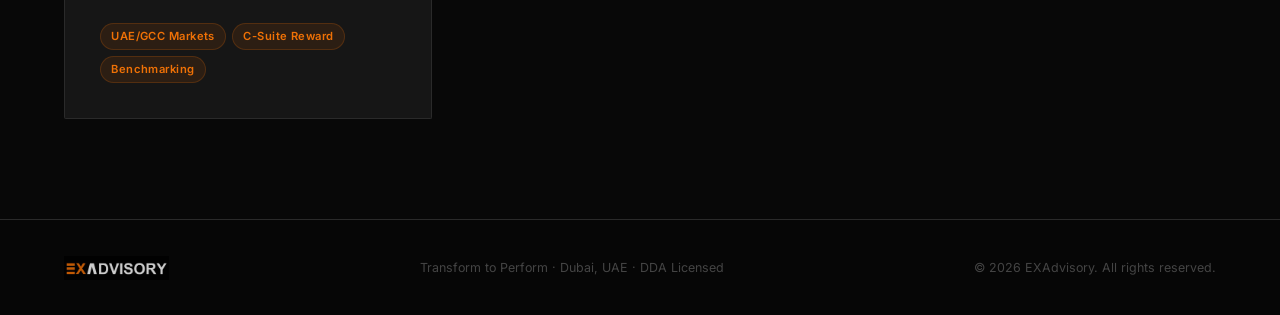
<file: services/index.html>
<!DOCTYPE html>
<html lang="en">

<head>
  <meta charset="UTF-8" />
  <meta name="viewport" content="width=device-width, initial-scale=1.0" />
  <title>Services — EXAdvisory</title>
  <meta name="description" content="Discover EXAdvisory flagship and prime executive advisory services, including Founder-to-CEO Transition, CEO Succession Planning, and Executive Coaching." />
  <meta property="og:type" content="website" />
  <meta property="og:url" content="https://exadvisory.co/services/" />
  <meta property="og:title" content="Services — EXAdvisory" />
  <meta property="og:description" content="Discover EXAdvisory flagship and prime executive advisory services, including Founder-to-CEO Transition, CEO Succession Planning, and Executive Coaching." />
  <meta property="og:image" content="https://exadvisory.co/images/logo/logo.png" />
  <meta name="twitter:card" content="summary_large_image" />
  <link rel="icon" type="image/png" href="../images/logo/favicon.png">
  <link
    href="https://fonts.googleapis.com/css2?family=Inter:wght@300;400;500;600;700;800&family=Playfair+Display:wght@400;600;700&display=swap"
    rel="stylesheet" />
  <link rel="stylesheet" href="../style.css?v=3" />
  <link rel="stylesheet" href="https://cdnjs.cloudflare.com/ajax/libs/font-awesome/6.7.2/css/all.min.css">
</head>

<body>

  <!-- NAV -->
    <nav>
    <div class="nav-logo">
      <a href="../">
        <img src="../images/logo/logo.png" alt="EXAdvisory">
      </a>
    </div>

    <button class="menu-toggle" id="menuToggle" aria-label="Toggle navigation menu">
      ☰
    </button>

    <ul class="nav-links" id="navLinks">
      <li><a href="../">Home</a></li>
      <li><a href="../our-4x-anchor/">Our 4x Anchor</a></li>

      <li class="dropdown">
        <a href="../services/">
          Services <i class="fas fa-chevron-down"></i>
        </a>

        <ul class="dropdown-menu">

          <!-- Signature Services -->
          <li class="dropdown-submenu">
            <a href="../services/#signatureServices">
              Signature Services
              <i class="fas fa-chevron-right"></i>
            </a>

            <!-- Signature Services submenu -->
            <ul class="submenu">
              <li>
                <a href="../services/founder-to-ceo-transition/">
                  Founder to CEO Transition
                </a>
              </li>

              <li>
                <a href="../services/ceo-succession-planning/">
                  CEO Succession Planning
                </a>
              </li>

              <li>
                <a href="../services/executive-coaching-for-the-c-suite/">
                  Executive Coaching for the C-Suite
                </a>
              </li>
            </ul>
          </li>

          <li>
            <a href="../services/#primeServices">
              Prime Services
            </a>
          </li>
        </ul>
      </li>

      <li><a href="../insights/">Insights</a></li>
      <li><a href="../about/">About</a></li>
      <li><a href="../contact/">Contact</a></li>
    </ul>
  </nav>
  <div class="menu-overlay" id="menuOverlay"></div>

  <!-- Signature Services -->
  <section class="section section-alt" id="signatureServices">
    <div style="max-width:1200px;margin:0 auto">
      <p class="section-label">Flagship Services</p>
      <h2 class="section-title">Signature Services</h2>
      <div class="services-grid">

        <div class="svc-card">
          <!-- <div class="svc-icon"><i class="fas fa-compass-drafting"></i></div> -->
          <h3>Founder-to-CEO Transition</h3>
          <p>EXAdvisory specializes in helping founders of PE- and VC-backed companies transition from hands-on,
            product-obsessed leaders to strategic, investor-aligned CEOs — protecting and accelerating your investment
            thesis through five structured streams.</p>
          <a href="../services/founder-to-ceo-transition/" class="hero-cta">
            Explore More
          </a>
        </div>

        <div class="svc-card">
          <!-- <div class="svc-icon"><i class="fas fa-compass-drafting"></i></div> -->
          <h3>CEO Succession Planning</h3>
          <p>A disciplined, transparent, and data-driven succession process — from profile development to board advisory
            to transition planning. Designed for boards that take continuity seriously.
          </p>
          <a href="../services/ceo-succession-planning/" class="hero-cta">
            Explore More
          </a>
        </div>

        <div class="svc-card">
          <!-- <div class="svc-icon"><i class="fas fa-compass-drafting"></i></div> -->
          <h3>Executive Coaching for the C-Suite</h3>
          <p>Executive Coaching is not a luxury or an afterthought; it is a strategic necessity in today's complex
            business environment. It is the not-so-secret weapon that sets apart a good CXO from a great one.
          </p>
          <a href="../services/executive-coaching-for-the-c-suite/" class="hero-cta">
            Explore More
          </a>
        </div>


        <!-- NEW SERVICE -->


      </div>
    </div>
  </section>

  <!-- Prime Services -->
  <section class="section section-alt" id="primeServices">
    <div style="max-width:1200px;margin:0 auto">
      <h2 class="section-title">Prime Services</h2>
      <p class="section-intro">From individual executive coaching to board governance, team transformation to
        geopolitical foresight — EXAdvisory delivers practitioner-led advisory across the full leadership and strategic
        spectrum.</p>
      <div class="services-grid">

        <div class="svc-card">
          <div class="svc-icon"><i class="fas fa-compass-drafting"></i></div>
          <h3>Strategy Development &amp; Facilitation</h3>
          <p>Facilitating executive strategy sessions that crystallize purpose, build alignment, and translate vision
            into actionable roadmaps — from focused 1-day workshops to multi-day immersive retreats.</p>
          <div class="svc-tags"><span class="svc-tag">Purpose &amp; Vision</span><span class="svc-tag">Execution
              Roadmaps</span><span class="svc-tag">Board Alignment</span></div>
        </div>

        <div class="svc-card">
          <div class="svc-icon"><i class="fas fa-building-columns"></i></div>
          <h3>Board Advisory &amp; Governance</h3>
          <p>From board set-up and operationalization to Nominations &amp; Remuneration Committee leadership. We help
            boards govern with world-class standards and evaluate effectiveness through skills matrix reviews.</p>
          <div class="svc-tags"><span class="svc-tag">NRC Leadership</span><span class="svc-tag">Corporate
              Governance</span><span class="svc-tag">NED Advisory</span></div>
        </div>

        <div class="svc-card">
          <div class="svc-icon"><i class="fas fa-earth-americas"></i></div>
          <h3>Geopolitical Insights, Foresight &amp; Advisory</h3>
          <p>Economic nationalism, strategic disruption, and transactional power politics are reshaping the rules of
            international engagement. EXAdvisory equips Boards and Management with clear-eyed, practitioner-led analysis
            of how major powers actually operate — their governance models, decision-making patterns, and economic
            doctrines — enabling organizations to anticipate disruption, build resilience, and turn geopolitical
            volatility into strategic advantage.</p>
          <div class="svc-tags">
            <span class="svc-tag">Boards &amp; Leadership</span>
            <span class="svc-tag">Geopolitical Risk</span>
            <span class="svc-tag">Scenario Planning</span>
            <span class="svc-tag">Trade Strategy</span>
            <span class="svc-tag">Power Dynamics</span>
          </div>
        </div>

        <div class="svc-card">
          <div class="svc-icon"><i class="fas fa-user-tie"></i></div>
          <h3>CEO Succession Planning</h3>
          <p>A disciplined, transparent, data-driven succession process — from CEO Success Profile development through
            candidate assessment, executive coaching, board advisory, and structured transition planning. The entire
            process is based on and supported by leading edge technology</p>
          <div class="svc-tags"><span class="svc-tag">Psychometrics</span><span class="svc-tag">360°
              Feedback</span><span class="svc-tag">Board Reporting</span></div>
        </div>

        <div class="svc-card">
          <div class="svc-icon"><i class="fas fa-people-group"></i></div>
          <h3>TOP Team Development</h3>
          <p>Structured programs that build exceptional executive teams. Using the GC Index, Lencioni's 5 Dysfunctions,
            and bespoke team assessments — we diagnose, design, and develop teams that outperform.</p>
          <div class="svc-tags"><span class="svc-tag">GC Index</span><span class="svc-tag">Leadership
              Retreats</span><span class="svc-tag">Team Dynamics</span></div>
        </div>

        <div class="svc-card">
          <div class="svc-icon"><i class="fas fa-microchip"></i></div>
          <h3>Digital Transformation &amp; AI Strategy</h3>
          <p>Helping organizations assess digital maturity, build AI leadership capability, and design Human+AI
            operating models which Maximizes tangible ROI and value. We can activate partnerships like HumanCentric Labs
            to Maximize Human+AI worforce ROI.
          </p>
          <div class="svc-tags"><span class="svc-tag">AI Leadership</span><span class="svc-tag">Digital
              Maturity</span><span class="svc-tag">3D Operating Model</span></div>
        </div>

        <div class="svc-card">
          <div class="svc-icon"><i class="fas fa-chart-line"></i></div>
          <h3>Talent Strategy &amp; Human Capital</h3>
          <p>Defining and implementing Human Capability strategy through our TLOC framework — Talent, Leadership, and
            Organization Capability. Covering C-level appointments, organizational design, and HR step-change.</p>
          <div class="svc-tags"><span class="svc-tag">TLOC Framework</span><span class="svc-tag">C-Suite
              Search</span><span class="svc-tag">Org Design</span></div>
        </div>

        <div class="svc-card">
          <div class="svc-icon"><i class="fas fa-arrow-trend-up"></i></div>
          <h3>Founder-to-CEO Transition</h3>
          <p>Specialized coaching for founders transitioning from hands-on product leaders to strategic,
            investor-aligned CEOs. Designed for PE- and VC-backed companies post-Series B — safeguarding investor value.
          </p>
          <div class="svc-tags"><span class="svc-tag">PE/VC Focus</span><span class="svc-tag">Five Streams</span><span
              class="svc-tag">Investor Synergy</span></div>
        </div>

        <div class="svc-card">
          <div class="svc-icon"><i class="fas fa-shield-halved"></i></div>
          <h3>Talent &amp; Governance Due Diligence</h3>
          <p>Human capital and governance assessments for PE and VC investors conducting due diligence. Evaluating
            management teams against investment thesis requirements with structured, evidence-based reporting.</p>
          <div class="svc-tags"><span class="svc-tag">PE/VC Investors</span><span class="svc-tag">Management
              Assessment</span><span class="svc-tag">Governance Review</span></div>
        </div>

        <div class="svc-card">
          <div class="svc-icon"><i class="fas fa-chalkboard-user"></i></div>
          <h3>Executive (C-Suite) Coaching</h3>
          <p>Personalized coaching partnerships for CEOs and C-Suite executives — helping them lead with Clarity,
            Confidence, and Charisma. Because C-Level talent deserves a C-Level coach.</p>
          <div class="svc-tags"><span class="svc-tag">12-Month Program</span><span
              class="svc-tag">CXO-Focused</span><span class="svc-tag">ROI-Measured</span></div>
        </div>

        <div class="svc-card">
          <div class="svc-icon"><i class="fas fa-globe"></i></div>
          <h3>Cultural Intelligence &amp; Decoding Culture</h3>
          <p>Workshops and advisory on cross-cultural business dynamics — communicating, evaluating, persuading,
            leading, deciding, trusting, disagreeing, and timing across diverse cultural contexts.</p>
          <div class="svc-tags"><span class="svc-tag">Culture Map</span><span class="svc-tag">Cross-Cultural</span><span
              class="svc-tag">GCC &amp; Asia</span></div>
        </div>

        <div class="svc-card">
          <div class="svc-icon"><i class="fas fa-graduation-cap"></i></div>
          <h3>Leadership Learning Lab (LLL)</h3>
          <p>A structured corporate leadership development program combining classroom-intensive workshops with monthly
            Leadership Learning Circles — building four core leadership competencies across large cohorts.</p>
          <div class="svc-tags"><span class="svc-tag">30-Person Cohorts</span><span class="svc-tag">Peer
              Coaching</span><span class="svc-tag">3-Month Program</span></div>
        </div>

        <div class="svc-card">
          <div class="svc-icon"><i class="fas fa-scale-balanced"></i></div>
          <h3>Total Rewards &amp; Compensation Strategy</h3>
          <p>Designing competitive compensation and total reward frameworks including UAE and wider GCC markets —
            aligning pay strategy with talent attraction, retention, and organizational performance goals.</p>
          <div class="svc-tags"><span class="svc-tag">UAE/GCC Markets</span><span class="svc-tag">C-Suite
              Reward</span><span class="svc-tag">Benchmarking</span></div>
        </div>

        <!-- NEW SERVICE -->


      </div>
    </div>
  </section>

  <!-- FOOTER -->
  <footer>
    <img src="../images/logo/logo.png" alt="EXAdvisory" />
    <p>Transform to Perform · Dubai, UAE · DDA Licensed</p>
    <p>© 2026 EXAdvisory. All rights reserved.</p>
  </footer>
  <script src="../script.js"></script>
</body>

</html>
</file>
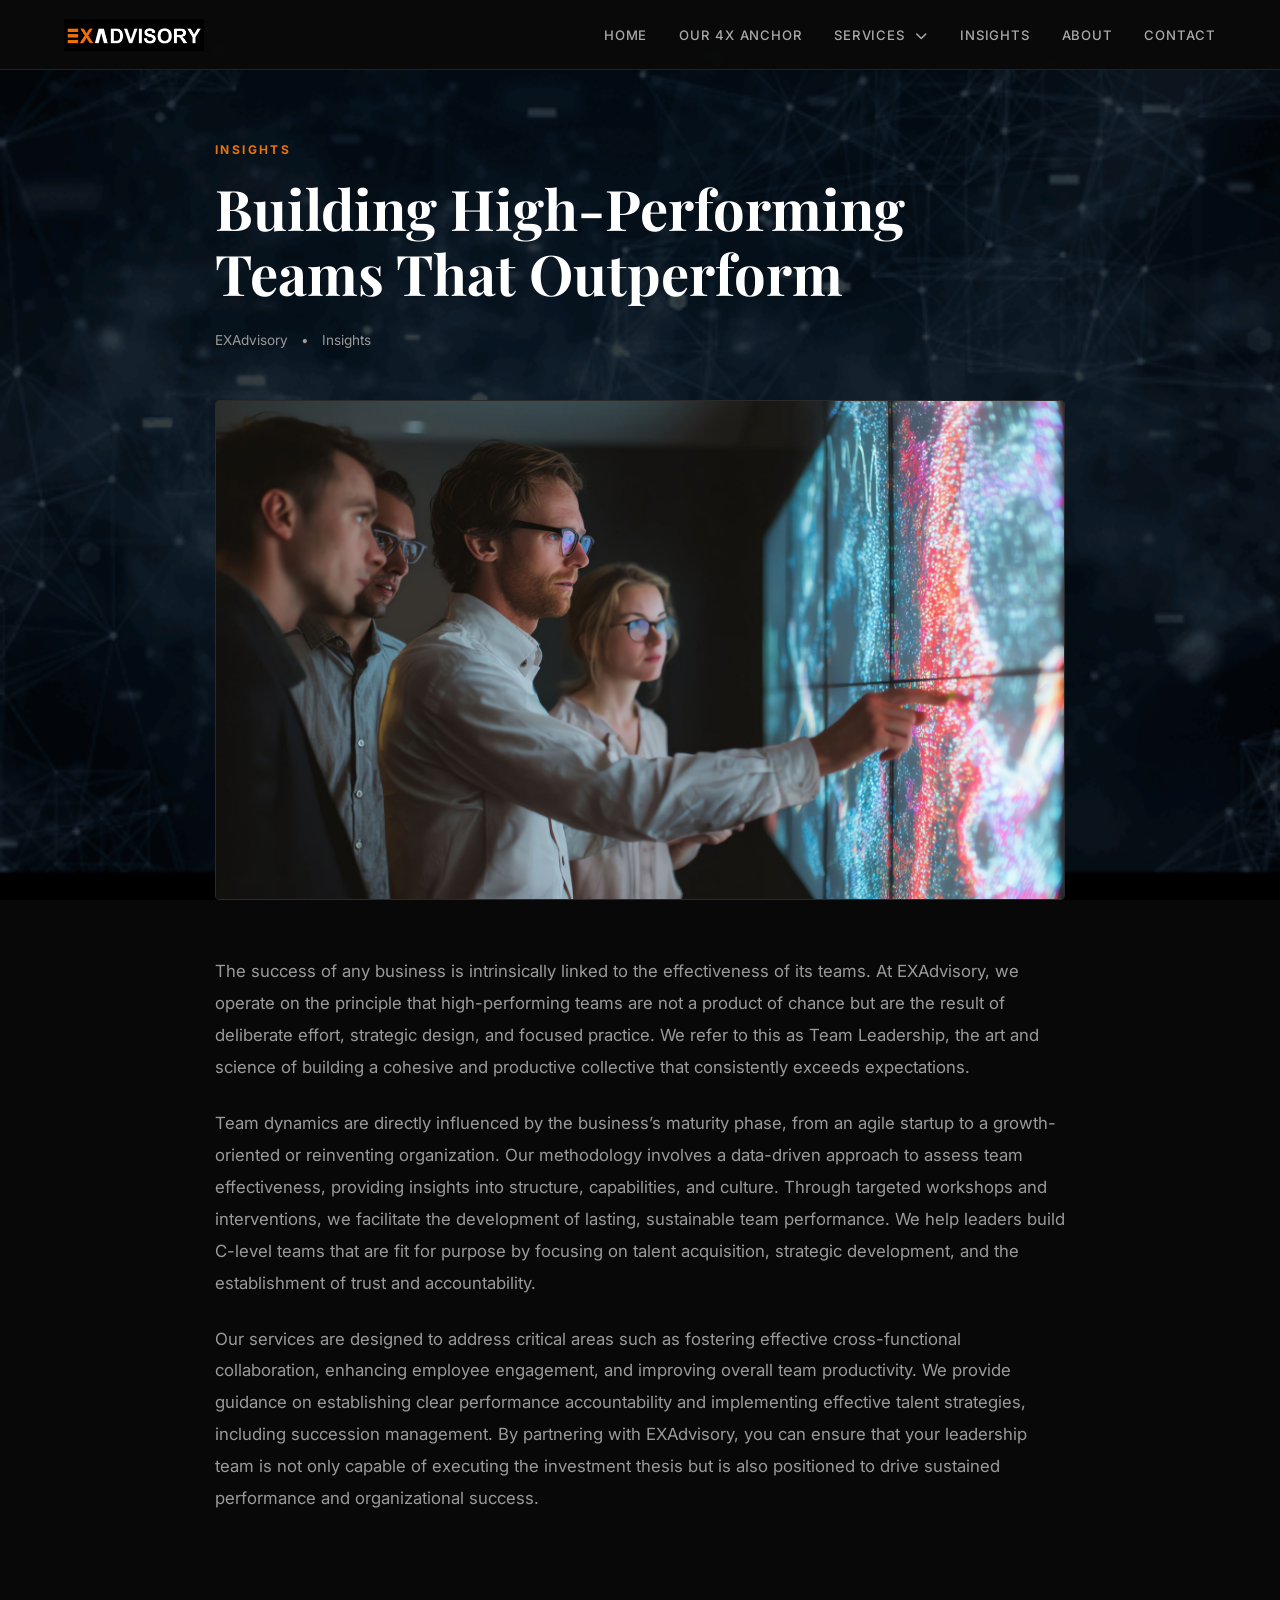
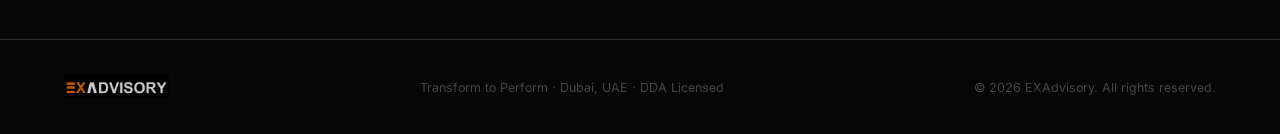
<file: insights/building-high-performing-teams-that-outperform/index.html>
<!DOCTYPE html>
<html lang="en">

<head>
  <meta charset="UTF-8" />
  <meta name="viewport" content="width=device-width, initial-scale=1.0" />
  <title>Building High-Performing Teams That Outperform — EXAdvisory</title>
  <meta name="description" content="Discover how organizations build aligned, resilient leadership teams that consistently outperform market expectations." />
  <meta property="og:type" content="article" />
  <meta property="og:url" content="https://exadvisory.co/insights/building-high-performing-teams-that-outperform/" />
  <meta property="og:title" content="Building High-Performing Teams That Outperform — EXAdvisory" />
  <meta property="og:description" content="Discover how organizations build aligned, resilient leadership teams that consistently outperform market expectations." />
  <meta property="og:image" content="https://exadvisory.co/images/insight/insight-3.jpg" />
  <meta name="twitter:card" content="summary_large_image" />
  <script type="application/ld+json">
  {
    "@context": "https://schema.org",
    "@type": "Article",
    "headline": "Building High-Performing Teams That Outperform",
    "image": "https://exadvisory.co/images/insight/insight-3.jpg",
    "author": {
      "@type": "Person",
      "name": "Michael Schulz",
      "url": "https://exadvisory.co/about/"
    },
    "publisher": {
      "@type": "Organization",
      "name": "EXAdvisory",
      "logo": "https://exadvisory.co/images/logo/logo.png"
    },
    "datePublished": "2025-09-14"
  }
  </script>
  <link rel="icon" type="image/png" href="../../images/logo/favicon.png">
  <link
    href="https://fonts.googleapis.com/css2?family=Inter:wght@300;400;500;600;700;800&family=Playfair+Display:wght@400;600;700&display=swap"
    rel="stylesheet" />
  <link rel="stylesheet" href="../../style.css?v=3" />
  <link rel="stylesheet" href="https://cdnjs.cloudflare.com/ajax/libs/font-awesome/6.7.2/css/all.min.css">
</head>

<body>

  <!-- NAV -->
    <nav>
    <div class="nav-logo">
      <a href="../../">
        <img src="../../images/logo/logo.png" alt="EXAdvisory">
      </a>
    </div>

    <button class="menu-toggle" id="menuToggle" aria-label="Toggle navigation menu">
      ☰
    </button>

    <ul class="nav-links" id="navLinks">
      <li><a href="../../">Home</a></li>
      <li><a href="../../our-4x-anchor/">Our 4x Anchor</a></li>

      <li class="dropdown">
        <a href="../../services/">
          Services <i class="fas fa-chevron-down"></i>
        </a>

        <ul class="dropdown-menu">

          <!-- Signature Services -->
          <li class="dropdown-submenu">
            <a href="../../services/#signatureServices">
              Signature Services
              <i class="fas fa-chevron-right"></i>
            </a>

            <!-- Signature Services submenu -->
            <ul class="submenu">
              <li>
                <a href="../../services/founder-to-ceo-transition/">
                  Founder to CEO Transition
                </a>
              </li>

              <li>
                <a href="../../services/ceo-succession-planning/">
                  CEO Succession Planning
                </a>
              </li>

              <li>
                <a href="../../services/executive-coaching-for-the-c-suite/">
                  Executive Coaching for the C-Suite
                </a>
              </li>
            </ul>
          </li>

          <li>
            <a href="../../services/#primeServices">
              Prime Services
            </a>
          </li>
        </ul>
      </li>

      <li><a href="../../insights/">Insights</a></li>
      <li><a href="../../about/">About</a></li>
      <li><a href="../../contact/">Contact</a></li>
    </ul>
  </nav>
  <div class="menu-overlay" id="menuOverlay"></div>

  <!-- BLOG ARTICLE -->
  <section class="blog-hero">
    <div class="blog-container">

      <p class="blog-category">Insights</p>

      <h1 class="blog-title">
        Building High-Performing Teams That Outperform
      </h1>

      <div class="blog-meta">
        <span>EXAdvisory</span>
        <span>•</span>
        <span>Insights</span>
      </div>

      <img src="../../images/insight/insight-3.jpg" alt="Building High-Performing Teams" class="blog-featured-image" />

      <div class="blog-content">

        <p>
          The success of any business is intrinsically linked to the effectiveness of its teams. At EXAdvisory, we
          operate on the principle that high-performing teams are not a product of chance but are the result of
          deliberate effort, strategic design, and focused practice. We refer to this as Team Leadership, the art and
          science of building a cohesive and productive collective that consistently exceeds expectations.
        </p>

        <p>
          Team dynamics are directly influenced by the business’s maturity phase, from an agile startup to a
          growth-oriented or reinventing organization. Our methodology involves a data-driven approach to assess team
          effectiveness, providing insights into structure, capabilities, and culture. Through targeted workshops and
          interventions, we facilitate the development of lasting, sustainable team performance. We help leaders build
          C-level teams that are fit for purpose by focusing on talent acquisition, strategic development, and the
          establishment of trust and accountability.
        </p>

        <p>
          Our services are designed to address critical areas such as fostering effective cross-functional
          collaboration, enhancing employee engagement, and improving overall team productivity. We provide guidance on
          establishing clear performance accountability and implementing effective talent strategies, including
          succession management. By partnering with EXAdvisory, you can ensure that your leadership team is not only
          capable of executing the investment thesis but is also positioned to drive sustained performance and
          organizational success.
        </p>

      </div>

    </div>
  </section>



  <!-- FOOTER -->
  <footer>
    <img src="../../images/logo/logo.png" alt="EXAdvisory" />
    <p>Transform to Perform · Dubai, UAE · DDA Licensed</p>
    <p>© 2026 EXAdvisory. All rights reserved.</p>
  </footer>
  <script src="../../script.js"></script>
</body>

</html>
</file>
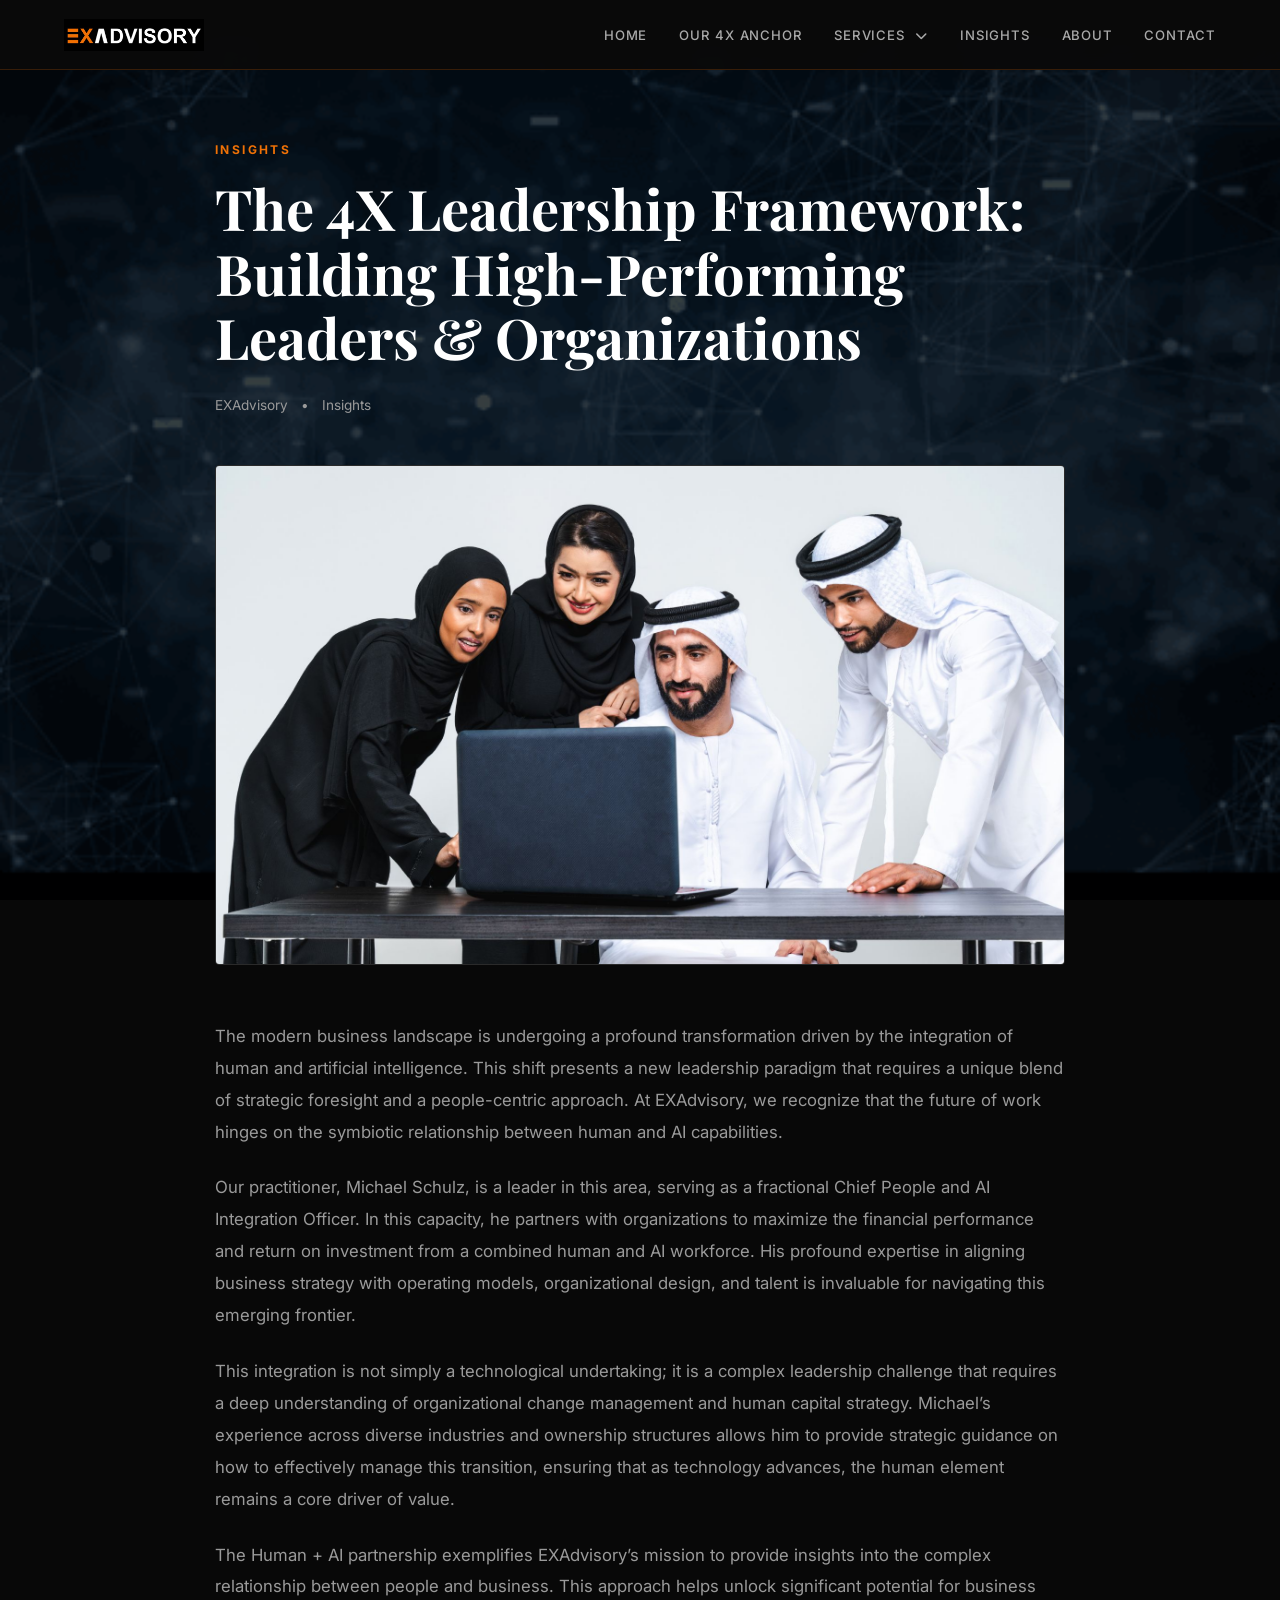
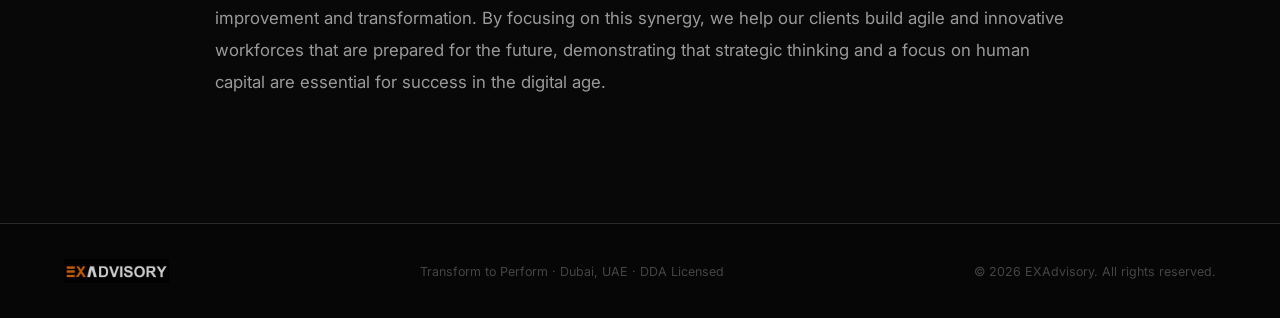
<file: insights/leadership-in-the-digital-age-the-human-ai-partnership/index.html>
<!DOCTYPE html>
<html lang="en">

<head>
  <meta charset="UTF-8" />
  <meta name="viewport" content="width=device-width, initial-scale=1.0" />
  <title>Leadership in the Digital Age: The Human + AI Partnership — EXAdvisory</title>
  <meta name="description" content="Navigating the digital frontier: how modern CXOs leverage AI while preserving the essential human elements of leadership." />
  <meta property="og:type" content="article" />
  <meta property="og:url" content="https://exadvisory.co/insights/leadership-in-the-digital-age-the-human-ai-partnership/" />
  <meta property="og:title" content="Leadership in the Digital Age: The Human + AI Partnership — EXAdvisory" />
  <meta property="og:description" content="Navigating the digital frontier: how modern CXOs leverage AI while preserving the essential human elements of leadership." />
  <meta property="og:image" content="https://exadvisory.co/images/insight/insight-1.jpg" />
  <meta name="twitter:card" content="summary_large_image" />
  <script type="application/ld+json">
  {
    "@context": "https://schema.org",
    "@type": "Article",
    "headline": "Leadership in the Digital Age: The Human + AI Partnership",
    "image": "https://exadvisory.co/images/insight/insight-1.jpg",
    "author": {
      "@type": "Person",
      "name": "Michael Schulz",
      "url": "https://exadvisory.co/about/"
    },
    "publisher": {
      "@type": "Organization",
      "name": "EXAdvisory",
      "logo": "https://exadvisory.co/images/logo/logo.png"
    },
    "datePublished": "2025-09-14"
  }
  </script>
  <link rel="icon" type="image/png" href="../../images/logo/favicon.png">
  <link
    href="https://fonts.googleapis.com/css2?family=Inter:wght@300;400;500;600;700;800&family=Playfair+Display:wght@400;600;700&display=swap"
    rel="stylesheet" />
  <link rel="stylesheet" href="../../style.css?v=3" />
  <link rel="stylesheet" href="https://cdnjs.cloudflare.com/ajax/libs/font-awesome/6.7.2/css/all.min.css">
</head>

<body>

  <!-- NAV -->
    <nav>
    <div class="nav-logo">
      <a href="../../">
        <img src="../../images/logo/logo.png" alt="EXAdvisory">
      </a>
    </div>

    <button class="menu-toggle" id="menuToggle" aria-label="Toggle navigation menu">
      ☰
    </button>

    <ul class="nav-links" id="navLinks">
      <li><a href="../../">Home</a></li>
      <li><a href="../../our-4x-anchor/">Our 4x Anchor</a></li>

      <li class="dropdown">
        <a href="../../services/">
          Services <i class="fas fa-chevron-down"></i>
        </a>

        <ul class="dropdown-menu">

          <!-- Signature Services -->
          <li class="dropdown-submenu">
            <a href="../../services/#signatureServices">
              Signature Services
              <i class="fas fa-chevron-right"></i>
            </a>

            <!-- Signature Services submenu -->
            <ul class="submenu">
              <li>
                <a href="../../services/founder-to-ceo-transition/">
                  Founder to CEO Transition
                </a>
              </li>

              <li>
                <a href="../../services/ceo-succession-planning/">
                  CEO Succession Planning
                </a>
              </li>

              <li>
                <a href="../../services/executive-coaching-for-the-c-suite/">
                  Executive Coaching for the C-Suite
                </a>
              </li>
            </ul>
          </li>

          <li>
            <a href="../../services/#primeServices">
              Prime Services
            </a>
          </li>
        </ul>
      </li>

      <li><a href="../../insights/">Insights</a></li>
      <li><a href="../../about/">About</a></li>
      <li><a href="../../contact/">Contact</a></li>
    </ul>
  </nav>
  <div class="menu-overlay" id="menuOverlay"></div>

  <!-- BLOG ARTICLE -->
  <section class="blog-hero">
    <div class="blog-container">

      <p class="blog-category">Insights</p>

      <h1 class="blog-title">
        The 4X Leadership Framework:
        Building High-Performing Leaders & Organizations
      </h1>

      <div class="blog-meta">
        <span>EXAdvisory</span>
        <span>•</span>
        <span>Insights</span>
      </div>

      <img src="../../images/insight/insight-1.jpg" alt="4X Leadership Framework" class="blog-featured-image" />

      <div class="blog-content">

        <p>
          The modern business landscape is undergoing a profound transformation driven by the integration of human and
          artificial intelligence. This shift presents a new leadership paradigm that requires a unique blend of
          strategic foresight and a people-centric approach. At EXAdvisory, we recognize that the future of work hinges
          on the symbiotic relationship between human and AI capabilities.
        </p>

        <p>
          Our practitioner, Michael Schulz, is a leader in this area, serving as a fractional Chief People and AI
          Integration Officer. In this capacity, he partners with organizations to maximize the financial performance
          and return on investment from a combined human and AI workforce. His profound expertise in aligning business
          strategy with operating models, organizational design, and talent is invaluable for navigating this emerging
          frontier.
        </p>

        <p>
          This integration is not simply a technological undertaking; it is a complex leadership challenge that requires
          a deep understanding of organizational change management and human capital strategy. Michael’s experience
          across diverse industries and ownership structures allows him to provide strategic guidance on how to
          effectively manage this transition, ensuring that as technology advances, the human element remains a core
          driver of value.
        </p>

        <p>
          The Human + AI partnership exemplifies EXAdvisory’s mission to provide insights into the complex relationship
          between people and business. This approach helps unlock significant potential for business improvement and
          transformation. By focusing on this synergy, we help our clients build agile and innovative workforces that
          are prepared for the future, demonstrating that strategic thinking and a focus on human capital are essential
          for success in the digital age.
        </p>

      </div>

    </div>
  </section>



  <!-- FOOTER -->
  <footer>
    <img src="../../images/logo/logo.png" alt="EXAdvisory" />
    <p>Transform to Perform · Dubai, UAE · DDA Licensed</p>
    <p>© 2026 EXAdvisory. All rights reserved.</p>
  </footer>
  <script src="../../script.js"></script>
</body>

</html>
</file>
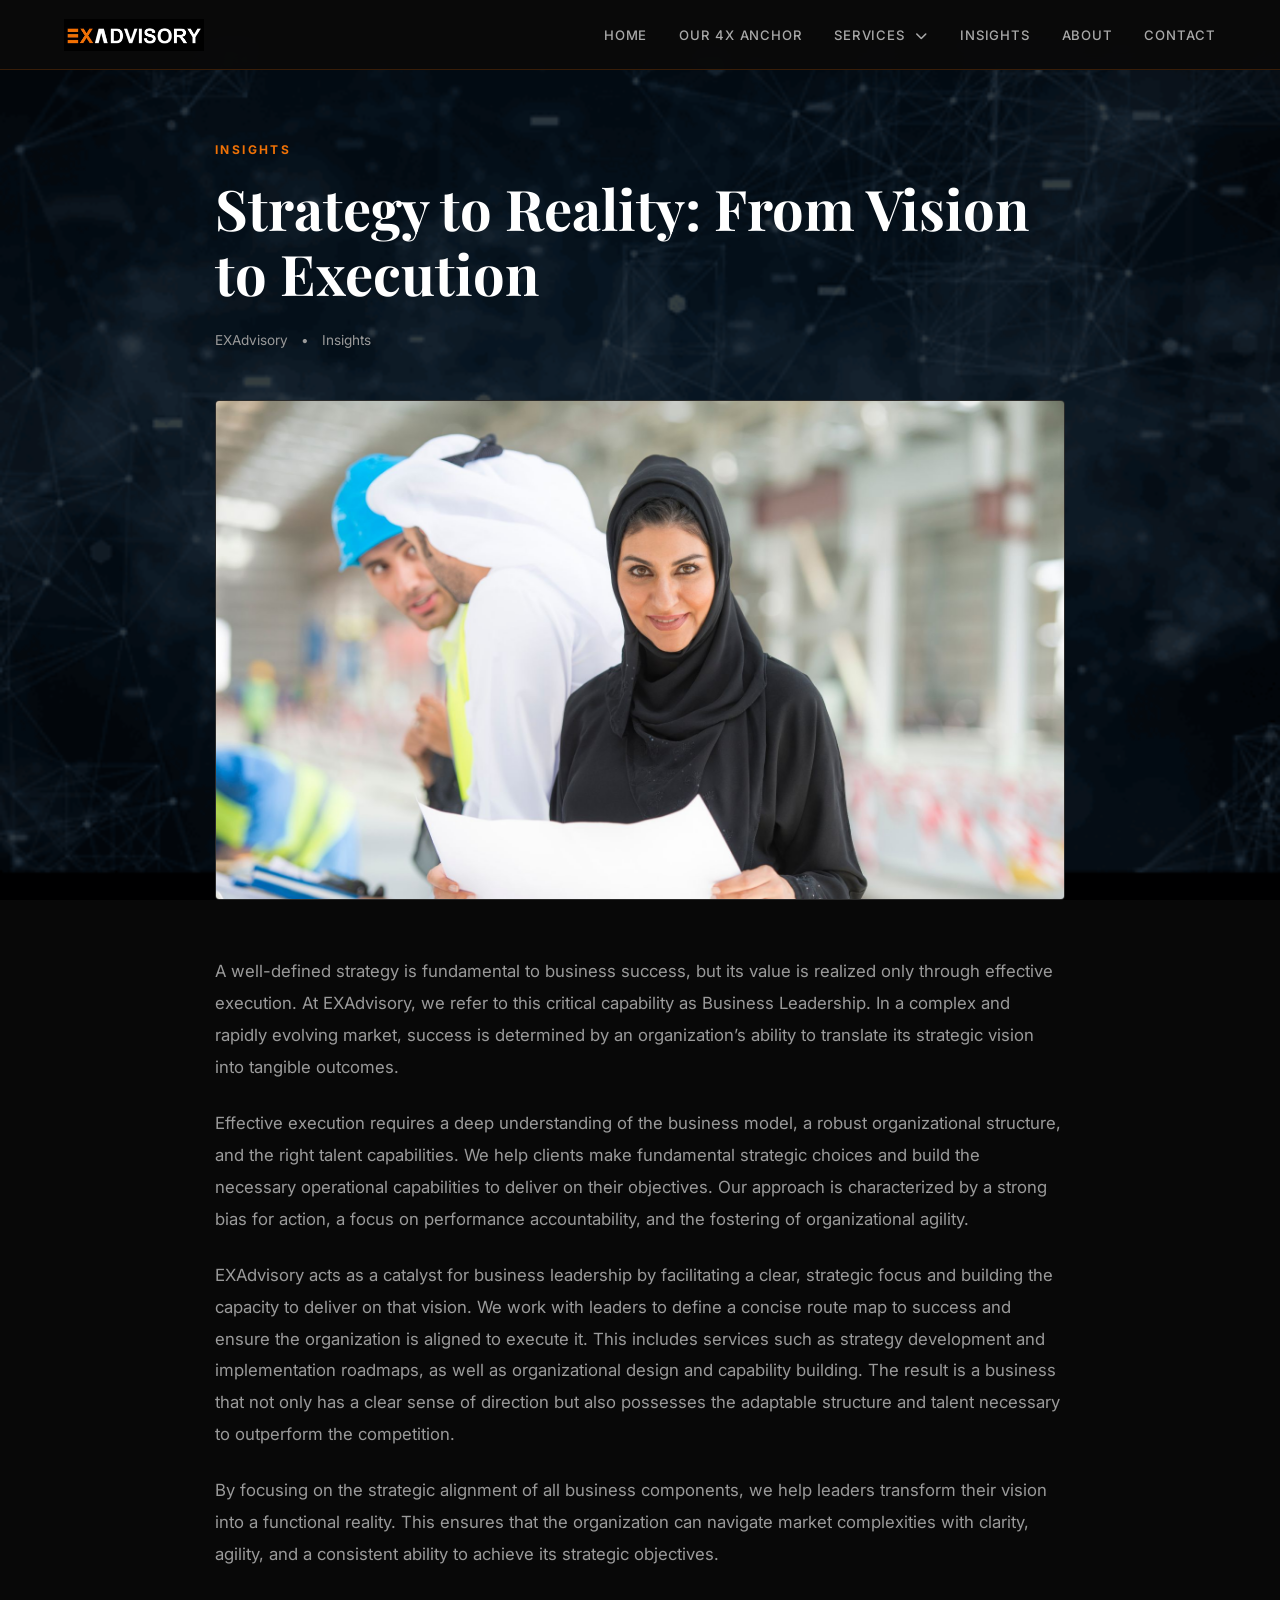
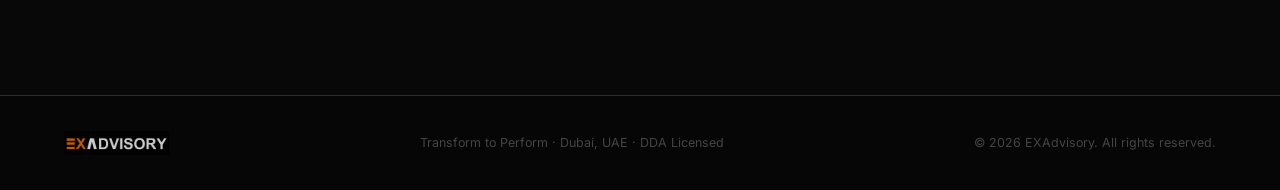
<file: insights/strategy-to-reality-from-vision-to-execution/index.html>
<!DOCTYPE html>
<html lang="en">

<head>
  <meta charset="UTF-8" />
  <meta name="viewport" content="width=device-width, initial-scale=1.0" />
  <title>Strategy to Reality: From Vision to Execution — EXAdvisory</title>
  <meta name="description" content="Bridging the gap between ambitious corporate vision and practical, measurable execution across the enterprise." />
  <meta property="og:type" content="article" />
  <meta property="og:url" content="https://exadvisory.co/insights/strategy-to-reality-from-vision-to-execution/" />
  <meta property="og:title" content="Strategy to Reality: From Vision to Execution — EXAdvisory" />
  <meta property="og:description" content="Bridging the gap between ambitious corporate vision and practical, measurable execution across the enterprise." />
  <meta property="og:image" content="https://exadvisory.co/images/insight/insight-2.jpg" />
  <meta name="twitter:card" content="summary_large_image" />
  <script type="application/ld+json">
  {
    "@context": "https://schema.org",
    "@type": "Article",
    "headline": "Strategy to Reality: From Vision to Execution",
    "image": "https://exadvisory.co/images/insight/insight-2.jpg",
    "author": {
      "@type": "Person",
      "name": "Michael Schulz",
      "url": "https://exadvisory.co/about/"
    },
    "publisher": {
      "@type": "Organization",
      "name": "EXAdvisory",
      "logo": "https://exadvisory.co/images/logo/logo.png"
    },
    "datePublished": "2025-09-14"
  }
  </script>
  <link rel="icon" type="image/png" href="../../images/logo/favicon.png">
  <link
    href="https://fonts.googleapis.com/css2?family=Inter:wght@300;400;500;600;700;800&family=Playfair+Display:wght@400;600;700&display=swap"
    rel="stylesheet" />
  <link rel="stylesheet" href="../../style.css?v=3" />
  <link rel="stylesheet" href="https://cdnjs.cloudflare.com/ajax/libs/font-awesome/6.7.2/css/all.min.css">
</head>

<body>

  <!-- NAV -->
    <nav>
    <div class="nav-logo">
      <a href="../../">
        <img src="../../images/logo/logo.png" alt="EXAdvisory">
      </a>
    </div>

    <button class="menu-toggle" id="menuToggle" aria-label="Toggle navigation menu">
      ☰
    </button>

    <ul class="nav-links" id="navLinks">
      <li><a href="../../">Home</a></li>
      <li><a href="../../our-4x-anchor/">Our 4x Anchor</a></li>

      <li class="dropdown">
        <a href="../../services/">
          Services <i class="fas fa-chevron-down"></i>
        </a>

        <ul class="dropdown-menu">

          <!-- Signature Services -->
          <li class="dropdown-submenu">
            <a href="../../services/#signatureServices">
              Signature Services
              <i class="fas fa-chevron-right"></i>
            </a>

            <!-- Signature Services submenu -->
            <ul class="submenu">
              <li>
                <a href="../../services/founder-to-ceo-transition/">
                  Founder to CEO Transition
                </a>
              </li>

              <li>
                <a href="../../services/ceo-succession-planning/">
                  CEO Succession Planning
                </a>
              </li>

              <li>
                <a href="../../services/executive-coaching-for-the-c-suite/">
                  Executive Coaching for the C-Suite
                </a>
              </li>
            </ul>
          </li>

          <li>
            <a href="../../services/#primeServices">
              Prime Services
            </a>
          </li>
        </ul>
      </li>

      <li><a href="../../insights/">Insights</a></li>
      <li><a href="../../about/">About</a></li>
      <li><a href="../../contact/">Contact</a></li>
    </ul>
  </nav>
  <div class="menu-overlay" id="menuOverlay"></div>

  <!-- BLOG ARTICLE -->
  <section class="blog-hero">
    <div class="blog-container">

      <p class="blog-category">Insights</p>

      <h1 class="blog-title">
        Strategy to Reality: From Vision to Execution
      </h1>

      <div class="blog-meta">
        <span>EXAdvisory</span>
        <span>•</span>
        <span>Insights</span>
      </div>

      <img src="../../images/insight/insight-2.jpg" alt="Strategy to Reality" class="blog-featured-image" />

      <div class="blog-content">

        <p>
          A well-defined strategy is fundamental to business success, but its value is realized only through effective
          execution. At EXAdvisory, we refer to this critical capability as Business Leadership. In a complex and
          rapidly evolving market, success is determined by an organization’s ability to translate its strategic vision
          into tangible outcomes.
        </p>

        <p>
          Effective execution requires a deep understanding of the business model, a robust organizational structure,
          and the right talent capabilities. We help clients make fundamental strategic choices and build the necessary
          operational capabilities to deliver on their objectives. Our approach is characterized by a strong bias for
          action, a focus on performance accountability, and the fostering of organizational agility.
        </p>

        <p>
          EXAdvisory acts as a catalyst for business leadership by facilitating a clear, strategic focus and building
          the capacity to deliver on that vision. We work with leaders to define a concise route map to success and
          ensure the organization is aligned to execute it. This includes services such as strategy development and
          implementation roadmaps, as well as organizational design and capability building. The result is a business
          that not only has a clear sense of direction but also possesses the adaptable structure and talent necessary
          to outperform the competition.
        </p>

        <p>
          By focusing on the strategic alignment of all business components, we help leaders transform their vision into
          a functional reality. This ensures that the organization can navigate market complexities with clarity,
          agility, and a consistent ability to achieve its strategic objectives.
        </p>

      </div>

    </div>
  </section>



  <!-- FOOTER -->
  <footer>
    <img src="../../images/logo/logo.png" alt="EXAdvisory" />
    <p>Transform to Perform · Dubai, UAE · DDA Licensed</p>
    <p>© 2026 EXAdvisory. All rights reserved.</p>
  </footer>
  <script src="../../script.js"></script>
</body>

</html>
</file>
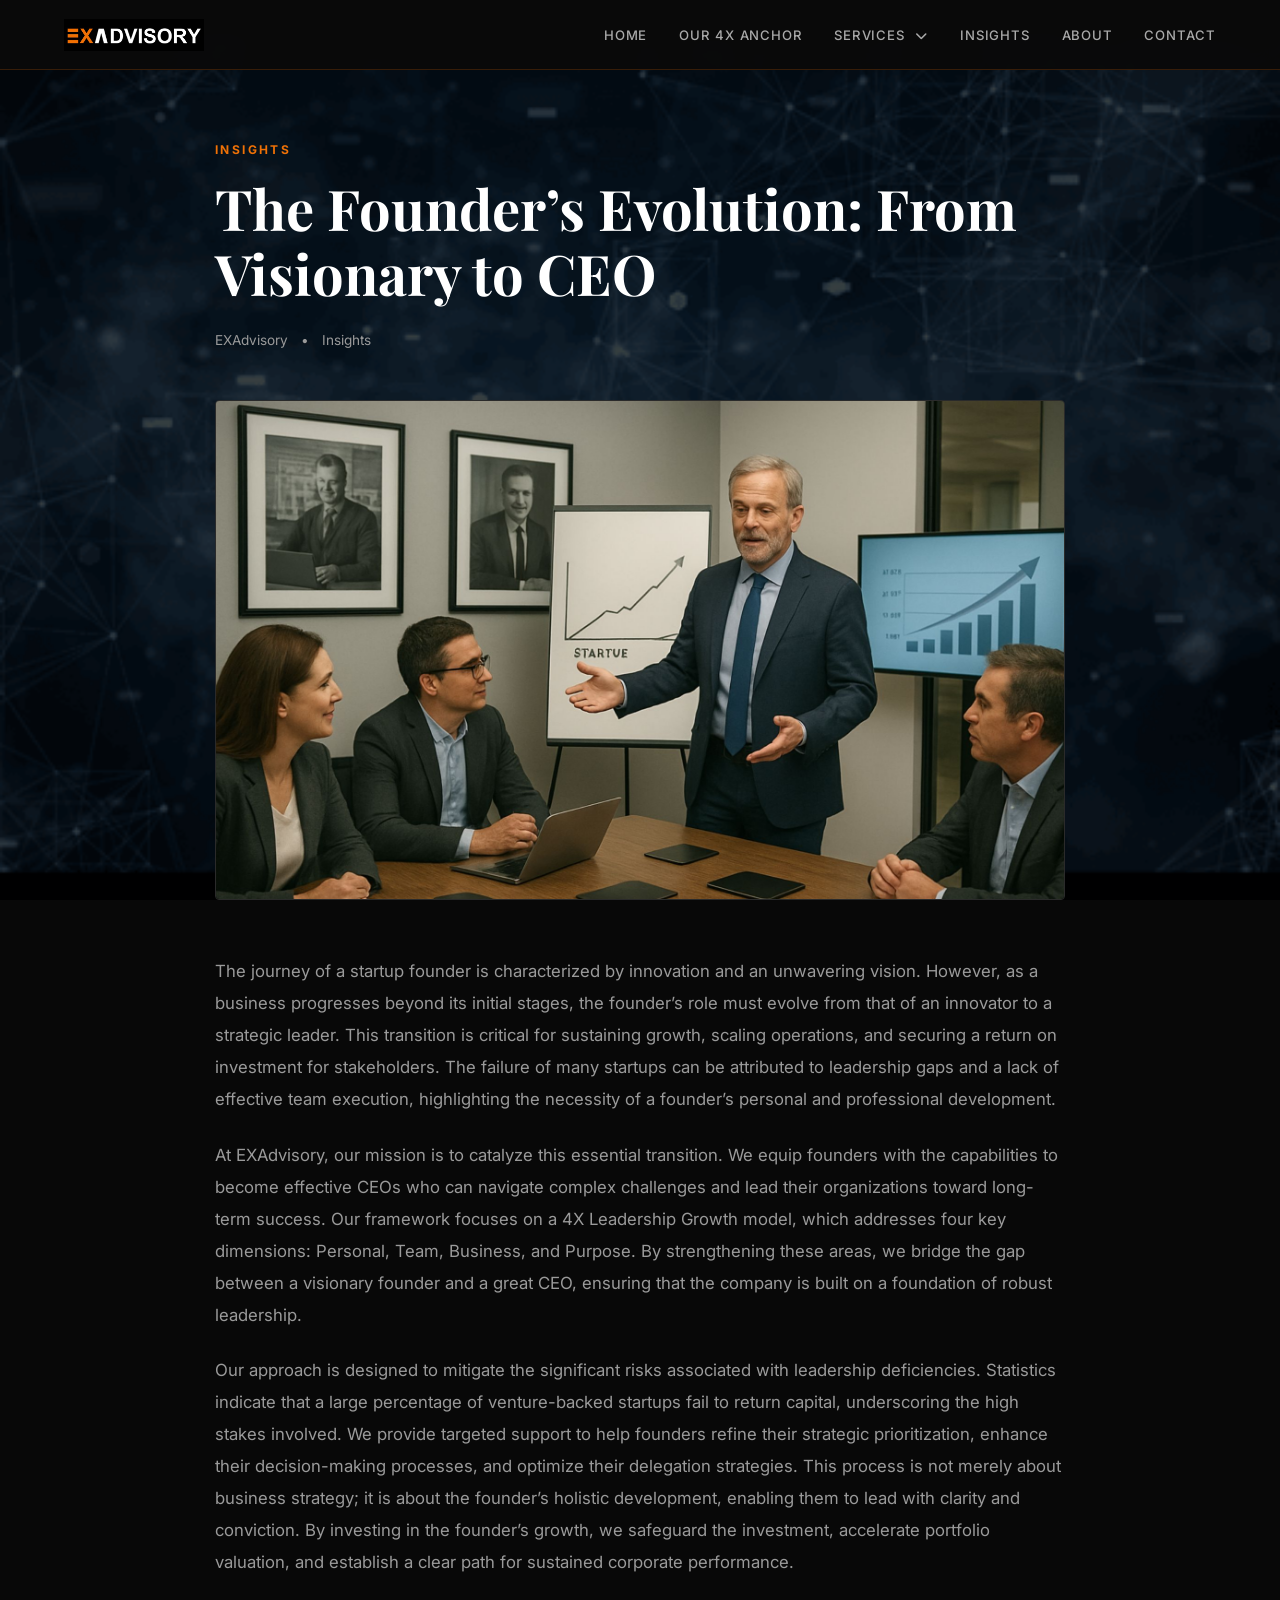
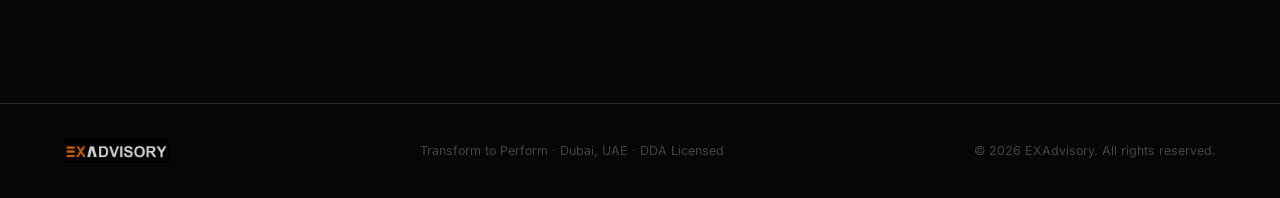
<file: insights/the-founders-evolution-from-visionary-to-ceo/index.html>
<!DOCTYPE html>
<html lang="en">

<head>
  <meta charset="UTF-8" />
  <meta name="viewport" content="width=device-width, initial-scale=1.0" />
  <title>The Founder’s Evolution: From Visionary to CEO — EXAdvisory</title>
  <meta name="description" content="Guiding founders through the critical transformation from product-obsessed builder to enterprise CEO." />
  <meta property="og:type" content="article" />
  <meta property="og:url" content="https://exadvisory.co/insights/the-founders-evolution-from-visionary-to-ceo/" />
  <meta property="og:title" content="The Founder’s Evolution: From Visionary to CEO — EXAdvisory" />
  <meta property="og:description" content="Guiding founders through the critical transformation from product-obsessed builder to enterprise CEO." />
  <meta property="og:image" content="https://exadvisory.co/images/insight/insight-5.jpg" />
  <meta name="twitter:card" content="summary_large_image" />
  <script type="application/ld+json">
  {
    "@context": "https://schema.org",
    "@type": "Article",
    "headline": "The Founder’s Evolution: From Visionary to CEO",
    "image": "https://exadvisory.co/images/insight/insight-5.jpg",
    "author": {
      "@type": "Person",
      "name": "Michael Schulz",
      "url": "https://exadvisory.co/about/"
    },
    "publisher": {
      "@type": "Organization",
      "name": "EXAdvisory",
      "logo": "https://exadvisory.co/images/logo/logo.png"
    },
    "datePublished": "2025-09-14"
  }
  </script>
  <link rel="icon" type="image/png" href="../../images/logo/favicon.png">
  <link
    href="https://fonts.googleapis.com/css2?family=Inter:wght@300;400;500;600;700;800&family=Playfair+Display:wght@400;600;700&display=swap"
    rel="stylesheet" />
  <link rel="stylesheet" href="../../style.css?v=3" />
  <link rel="stylesheet" href="https://cdnjs.cloudflare.com/ajax/libs/font-awesome/6.7.2/css/all.min.css">
</head>

<body>

  <!-- NAV -->
    <nav>
    <div class="nav-logo">
      <a href="../../">
        <img src="../../images/logo/logo.png" alt="EXAdvisory">
      </a>
    </div>

    <button class="menu-toggle" id="menuToggle" aria-label="Toggle navigation menu">
      ☰
    </button>

    <ul class="nav-links" id="navLinks">
      <li><a href="../../">Home</a></li>
      <li><a href="../../our-4x-anchor/">Our 4x Anchor</a></li>

      <li class="dropdown">
        <a href="../../services/">
          Services <i class="fas fa-chevron-down"></i>
        </a>

        <ul class="dropdown-menu">

          <!-- Signature Services -->
          <li class="dropdown-submenu">
            <a href="../../services/#signatureServices">
              Signature Services
              <i class="fas fa-chevron-right"></i>
            </a>

            <!-- Signature Services submenu -->
            <ul class="submenu">
              <li>
                <a href="../../services/founder-to-ceo-transition/">
                  Founder to CEO Transition
                </a>
              </li>

              <li>
                <a href="../../services/ceo-succession-planning/">
                  CEO Succession Planning
                </a>
              </li>

              <li>
                <a href="../../services/executive-coaching-for-the-c-suite/">
                  Executive Coaching for the C-Suite
                </a>
              </li>
            </ul>
          </li>

          <li>
            <a href="../../services/#primeServices">
              Prime Services
            </a>
          </li>
        </ul>
      </li>

      <li><a href="../../insights/">Insights</a></li>
      <li><a href="../../about/">About</a></li>
      <li><a href="../../contact/">Contact</a></li>
    </ul>
  </nav>
  <div class="menu-overlay" id="menuOverlay"></div>

  <!-- BLOG ARTICLE -->
  <section class="blog-hero">
    <div class="blog-container">

      <p class="blog-category">Insights</p>

      <h1 class="blog-title">
        The Founder’s Evolution: From Visionary to CEO
      </h1>

      <div class="blog-meta">
        <span>EXAdvisory</span>
        <span>•</span>
        <span>Insights</span>
      </div>

      <img src="../../images/insight/insight-5.jpg" alt="The Founder’s Evolution" class="blog-featured-image" />

      <div class="blog-content">

        <p>
          The journey of a startup founder is characterized by innovation and an unwavering vision. However, as a
          business progresses beyond its initial stages, the founder’s role must evolve from that of an innovator to a
          strategic leader. This transition is critical for sustaining growth, scaling operations, and securing a return
          on investment for stakeholders. The failure of many startups can be attributed to leadership gaps and a lack
          of effective team execution, highlighting the necessity of a founder’s personal and professional development.
        </p>

        <p>
          At EXAdvisory, our mission is to catalyze this essential transition. We equip founders with the capabilities
          to become effective CEOs who can navigate complex challenges and lead their organizations toward long-term
          success. Our framework focuses on a 4X Leadership Growth model, which addresses four key dimensions: Personal,
          Team, Business, and Purpose. By strengthening these areas, we bridge the gap between a visionary founder and a
          great CEO, ensuring that the company is built on a foundation of robust leadership.
        </p>

        <p>
          Our approach is designed to mitigate the significant risks associated with leadership deficiencies. Statistics
          indicate that a large percentage of venture-backed startups fail to return capital, underscoring the high
          stakes involved. We provide targeted support to help founders refine their strategic prioritization, enhance
          their decision-making processes, and optimize their delegation strategies. This process is not merely about
          business strategy; it is about the founder’s holistic development, enabling them to lead with clarity and
          conviction. By investing in the founder’s growth, we safeguard the investment, accelerate portfolio valuation,
          and establish a clear path for sustained corporate performance.
        </p>

      </div>

    </div>
  </section>



  <!-- FOOTER -->
  <footer>
    <img src="../../images/logo/logo.png" alt="EXAdvisory" />
    <p>Transform to Perform · Dubai, UAE · DDA Licensed</p>
    <p>© 2026 EXAdvisory. All rights reserved.</p>
  </footer>
  <script src="../../script.js"></script>
</body>

</html>
</file>
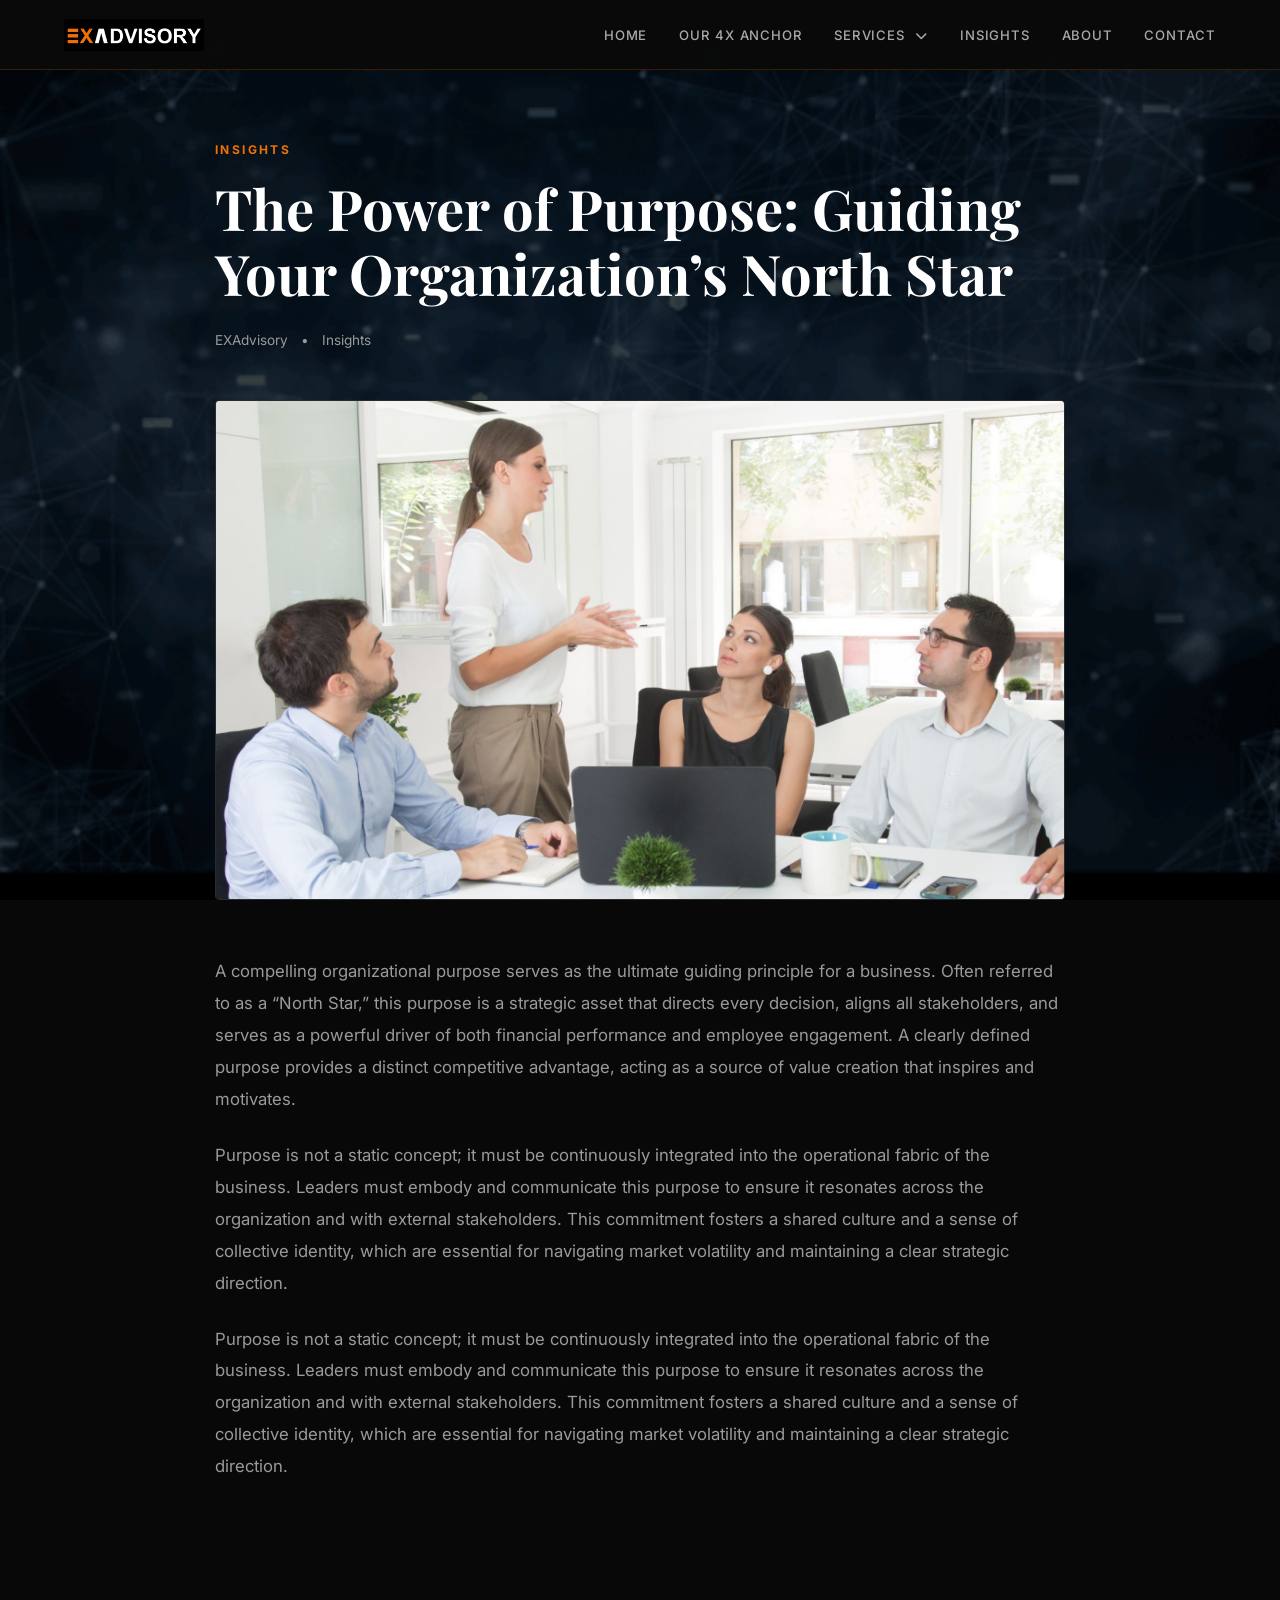
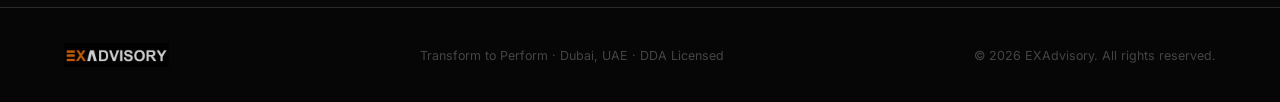
<file: insights/the-power-of-purpose-guiding-your-organizations-north-star/index.html>
<!DOCTYPE html>
<html lang="en">

<head>
  <meta charset="UTF-8" />
  <meta name="viewport" content="width=device-width, initial-scale=1.0" />
  <title>The Power of Purpose: Guiding Your Organization’s North Star — EXAdvisory</title>
  <meta name="description" content="Why purpose drives sustained profit, engaging stakeholders, and anchoring long-term organizational strategy." />
  <meta property="og:type" content="article" />
  <meta property="og:url" content="https://exadvisory.co/insights/the-power-of-purpose-guiding-your-organizations-north-star/" />
  <meta property="og:title" content="The Power of Purpose: Guiding Your Organization’s North Star — EXAdvisory" />
  <meta property="og:description" content="Why purpose drives sustained profit, engaging stakeholders, and anchoring long-term organizational strategy." />
  <meta property="og:image" content="https://exadvisory.co/images/insight/insight-4.jpg" />
  <meta name="twitter:card" content="summary_large_image" />
  <script type="application/ld+json">
  {
    "@context": "https://schema.org",
    "@type": "Article",
    "headline": "The Power of Purpose: Guiding Your Organization’s North Star",
    "image": "https://exadvisory.co/images/insight/insight-4.jpg",
    "author": {
      "@type": "Person",
      "name": "Michael Schulz",
      "url": "https://exadvisory.co/about/"
    },
    "publisher": {
      "@type": "Organization",
      "name": "EXAdvisory",
      "logo": "https://exadvisory.co/images/logo/logo.png"
    },
    "datePublished": "2025-09-14"
  }
  </script>
  <link rel="icon" type="image/png" href="../../images/logo/favicon.png">
  <link
    href="https://fonts.googleapis.com/css2?family=Inter:wght@300;400;500;600;700;800&family=Playfair+Display:wght@400;600;700&display=swap"
    rel="stylesheet" />
  <link rel="stylesheet" href="../../style.css?v=3" />
  <link rel="stylesheet" href="https://cdnjs.cloudflare.com/ajax/libs/font-awesome/6.7.2/css/all.min.css">
</head>

<body>

  <!-- NAV -->
    <nav>
    <div class="nav-logo">
      <a href="../../">
        <img src="../../images/logo/logo.png" alt="EXAdvisory">
      </a>
    </div>

    <button class="menu-toggle" id="menuToggle" aria-label="Toggle navigation menu">
      ☰
    </button>

    <ul class="nav-links" id="navLinks">
      <li><a href="../../">Home</a></li>
      <li><a href="../../our-4x-anchor/">Our 4x Anchor</a></li>

      <li class="dropdown">
        <a href="../../services/">
          Services <i class="fas fa-chevron-down"></i>
        </a>

        <ul class="dropdown-menu">

          <!-- Signature Services -->
          <li class="dropdown-submenu">
            <a href="../../services/#signatureServices">
              Signature Services
              <i class="fas fa-chevron-right"></i>
            </a>

            <!-- Signature Services submenu -->
            <ul class="submenu">
              <li>
                <a href="../../services/founder-to-ceo-transition/">
                  Founder to CEO Transition
                </a>
              </li>

              <li>
                <a href="../../services/ceo-succession-planning/">
                  CEO Succession Planning
                </a>
              </li>

              <li>
                <a href="../../services/executive-coaching-for-the-c-suite/">
                  Executive Coaching for the C-Suite
                </a>
              </li>
            </ul>
          </li>

          <li>
            <a href="../../services/#primeServices">
              Prime Services
            </a>
          </li>
        </ul>
      </li>

      <li><a href="../../insights/">Insights</a></li>
      <li><a href="../../about/">About</a></li>
      <li><a href="../../contact/">Contact</a></li>
    </ul>
  </nav>
  <div class="menu-overlay" id="menuOverlay"></div>

  <!-- BLOG ARTICLE -->
  <section class="blog-hero">
    <div class="blog-container">

      <p class="blog-category">Insights</p>

      <h1 class="blog-title">
        The Power of Purpose: Guiding Your Organization’s North Star
      </h1>

      <div class="blog-meta">
        <span>EXAdvisory</span>
        <span>•</span>
        <span>Insights</span>
      </div>

      <img src="../../images/insight/insight-4.jpg" alt="The Power of Purpose" class="blog-featured-image" />

      <div class="blog-content">

        <p>
          A compelling organizational purpose serves as the ultimate guiding principle for a business. Often referred to
          as a “North Star,” this purpose is a strategic asset that directs every decision, aligns all stakeholders, and
          serves as a powerful driver of both financial performance and employee engagement. A clearly defined purpose
          provides a distinct competitive advantage, acting as a source of value creation that inspires and motivates.
        </p>

        <p>
          Purpose is not a static concept; it must be continuously integrated into the operational fabric of the
          business. Leaders must embody and communicate this purpose to ensure it resonates across the organization and
          with external stakeholders. This commitment fosters a shared culture and a sense of collective identity, which
          are essential for navigating market volatility and maintaining a clear strategic direction.
        </p>

        <p>
          Purpose is not a static concept; it must be continuously integrated into the operational fabric of the
          business. Leaders must embody and communicate this purpose to ensure it resonates across the organization and
          with external stakeholders. This commitment fosters a shared culture and a sense of collective identity, which
          are essential for navigating market volatility and maintaining a clear strategic direction.
        </p>

      </div>

    </div>
  </section>



  <!-- FOOTER -->
  <footer>
    <img src="../../images/logo/logo.png" alt="EXAdvisory" />
    <p>Transform to Perform · Dubai, UAE · DDA Licensed</p>
    <p>© 2026 EXAdvisory. All rights reserved.</p>
  </footer>
  <script src="../../script.js"></script>
</body>

</html>
</file>
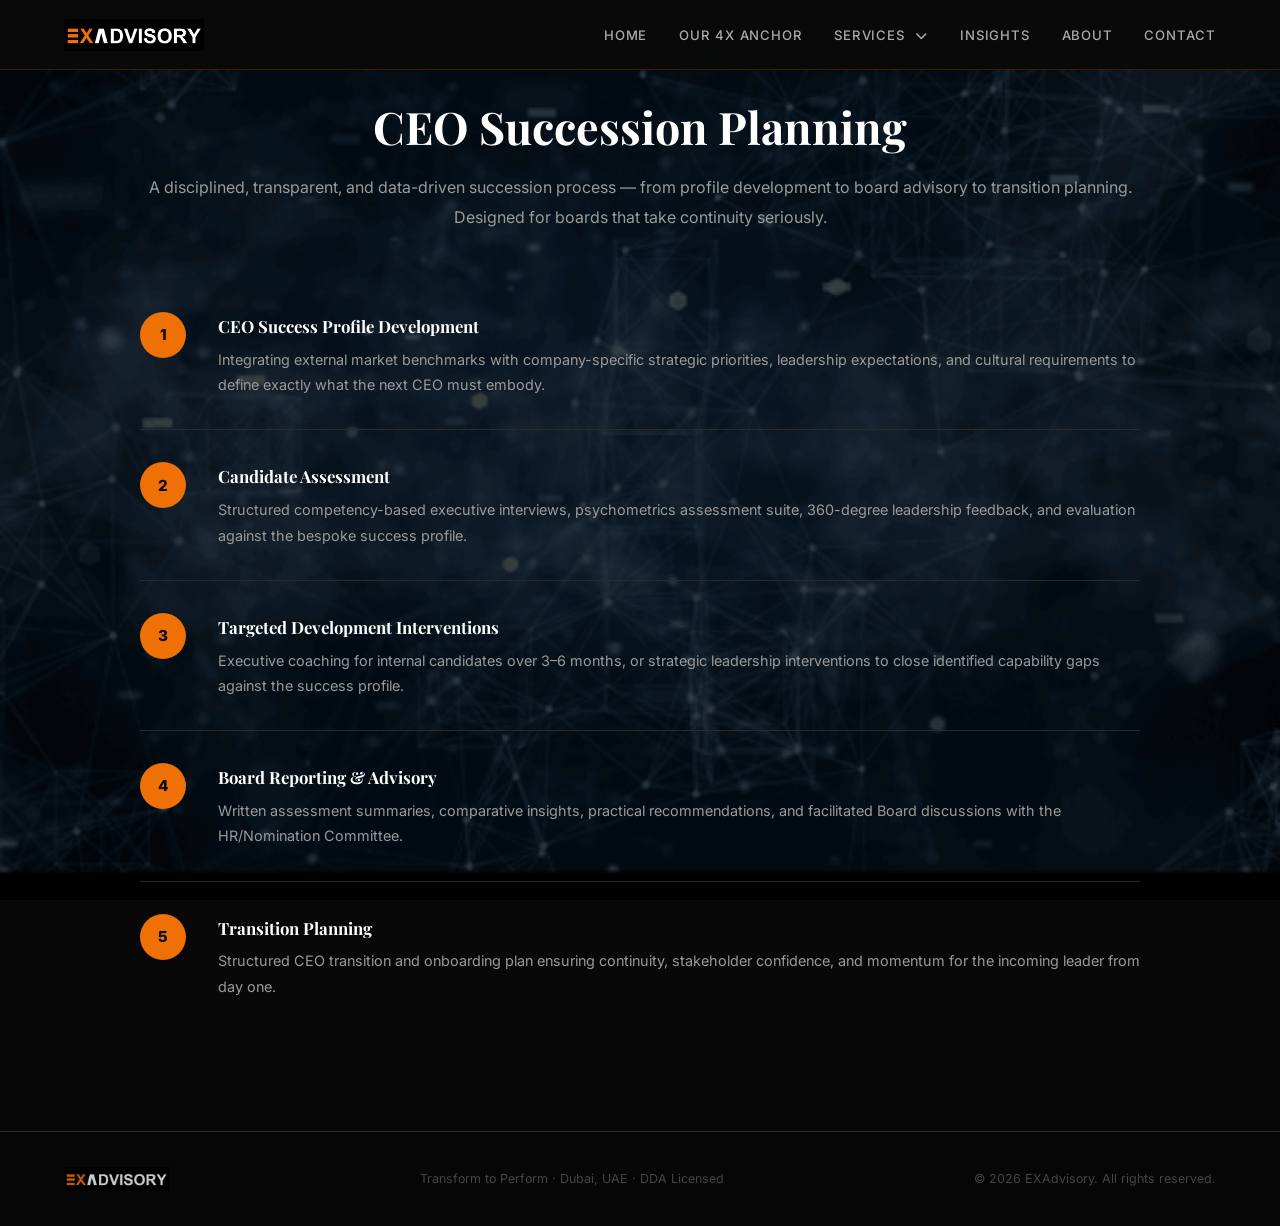
<file: services/ceo-succession-planning/index.html>
<!DOCTYPE html>
<html lang="en">

<head>
  <meta charset="UTF-8" />
  <meta name="viewport" content="width=device-width, initial-scale=1.0" />
  <title>EXAdvisory — CEO Succession Planning</title>
  <meta name="description" content="A disciplined, transparent, and data-driven CEO succession process from profile development to board advisory and transition planning." />
  <meta property="og:type" content="article" />
  <meta property="og:url" content="https://exadvisory.co/services/ceo-succession-planning/" />
  <meta property="og:title" content="EXAdvisory — CEO Succession Planning" />
  <meta property="og:description" content="A disciplined, transparent, and data-driven CEO succession process from profile development to board advisory and transition planning." />
  <meta property="og:image" content="https://exadvisory.co/images/logo/logo.png" />
  <meta name="twitter:card" content="summary_large_image" />
  <link rel="icon" type="image/png" href="../../images/logo/favicon.png">
  <link
    href="https://fonts.googleapis.com/css2?family=Inter:wght@300;400;500;600;700;800&family=Playfair+Display:wght@400;600;700&display=swap"
    rel="stylesheet" />
  <link rel="stylesheet" href="../../style.css?v=3" />
  <link rel="stylesheet" href="https://cdnjs.cloudflare.com/ajax/libs/font-awesome/6.7.2/css/all.min.css">
</head>

<body>

  <!-- NAV -->
    <nav>
    <div class="nav-logo">
      <a href="../../">
        <img src="../../images/logo/logo.png" alt="EXAdvisory">
      </a>
    </div>

    <button class="menu-toggle" id="menuToggle" aria-label="Toggle navigation menu">
      ☰
    </button>

    <ul class="nav-links" id="navLinks">
      <li><a href="../../">Home</a></li>
      <li><a href="../../our-4x-anchor/">Our 4x Anchor</a></li>

      <li class="dropdown">
        <a href="../../services/">
          Services <i class="fas fa-chevron-down"></i>
        </a>

        <ul class="dropdown-menu">

          <!-- Signature Services -->
          <li class="dropdown-submenu">
            <a href="../../services/#signatureServices">
              Signature Services
              <i class="fas fa-chevron-right"></i>
            </a>

            <!-- Signature Services submenu -->
            <ul class="submenu">
              <li>
                <a href="../../services/founder-to-ceo-transition/">
                  Founder to CEO Transition
                </a>
              </li>

              <li>
                <a href="../../services/ceo-succession-planning/">
                  CEO Succession Planning
                </a>
              </li>

              <li>
                <a href="../../services/executive-coaching-for-the-c-suite/">
                  Executive Coaching for the C-Suite
                </a>
              </li>
            </ul>
          </li>

          <li>
            <a href="../../services/#primeServices">
              Prime Services
            </a>
          </li>
        </ul>
      </li>

      <li><a href="../../insights/">Insights</a></li>
      <li><a href="../../about/">About</a></li>
      <li><a href="../../contact/">Contact</a></li>
    </ul>
  </nav>
  <div class="menu-overlay" id="menuOverlay"></div>

  <!-- CEO SUCCESSION -->
  <section class="section section-alt" id="succession">
    <div style="max-width:1000px;margin:0 auto">
      <!-- <p class="section-label">Governance &amp; Continuity</p> -->
      <h2 class="section-title">CEO Succession Planning</h2>
      <p class="section-intro">A disciplined, transparent, and data-driven succession process — from profile development
        to board advisory to transition planning. Designed for boards that take continuity seriously.</p>
      <div class="succession-steps">
        <div class="step">
          <div class="step-num">1</div>
          <div class="step-content">
            <h4>CEO Success Profile Development</h4>
            <p>Integrating external market benchmarks with company-specific strategic priorities, leadership
              expectations, and cultural requirements to define exactly what the next CEO must embody.</p>
          </div>
        </div>
        <div class="step">
          <div class="step-num">2</div>
          <div class="step-content">
            <h4>Candidate Assessment</h4>
            <p>Structured competency-based executive interviews, psychometrics assessment suite, 360-degree leadership
              feedback, and evaluation against the bespoke success profile.</p>
          </div>
        </div>
        <div class="step">
          <div class="step-num">3</div>
          <div class="step-content">
            <h4>Targeted Development Interventions</h4>
            <p>Executive coaching for internal candidates over 3–6 months, or strategic leadership interventions to
              close identified capability gaps against the success profile.</p>
          </div>
        </div>
        <div class="step">
          <div class="step-num">4</div>
          <div class="step-content">
            <h4>Board Reporting &amp; Advisory</h4>
            <p>Written assessment summaries, comparative insights, practical recommendations, and facilitated Board
              discussions with the HR/Nomination Committee.</p>
          </div>
        </div>
        <div class="step">
          <div class="step-num">5</div>
          <div class="step-content">
            <h4>Transition Planning</h4>
            <p>Structured CEO transition and onboarding plan ensuring continuity, stakeholder confidence, and momentum
              for the incoming leader from day one.</p>
          </div>
        </div>
      </div>
    </div>
  </section>

  <!-- FOOTER -->
  <footer>
    <img src="../../images/logo/logo.png" alt="EXAdvisory" />
    <p>Transform to Perform · Dubai, UAE · DDA Licensed</p>
    <p>© 2026 EXAdvisory. All rights reserved.</p>
  </footer>
  <script src="../../script.js"></script>
</body>

</html>
</file>
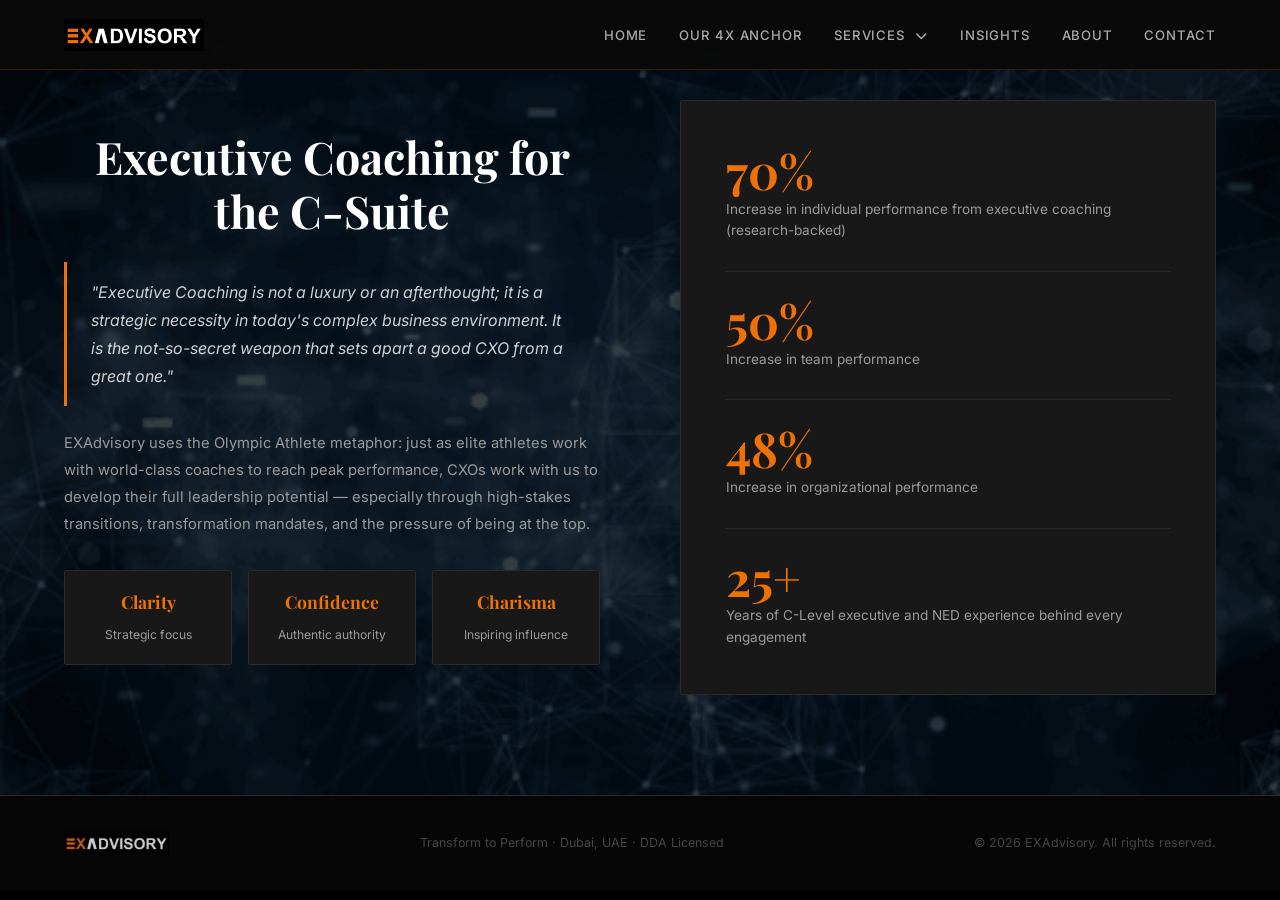
<file: services/executive-coaching-for-the-c-suite/index.html>
<!DOCTYPE html>
<html lang="en">

<head>
  <meta charset="UTF-8" />
  <meta name="viewport" content="width=device-width, initial-scale=1.0" />
  <title>EXAdvisory — Executive Coaching for the C-Suite</title>
  <meta name="description" content="Strategic executive coaching for CXOs to develop clarity, confidence, and charisma through high-stakes leadership mandates." />
  <meta property="og:type" content="article" />
  <meta property="og:url" content="https://exadvisory.co/services/executive-coaching-for-the-c-suite/" />
  <meta property="og:title" content="EXAdvisory — Executive Coaching for the C-Suite" />
  <meta property="og:description" content="Strategic executive coaching for CXOs to develop clarity, confidence, and charisma through high-stakes leadership mandates." />
  <meta property="og:image" content="https://exadvisory.co/images/logo/logo.png" />
  <meta name="twitter:card" content="summary_large_image" />
  <link rel="icon" type="image/png" href="../../images/logo/favicon.png">
  <link
    href="https://fonts.googleapis.com/css2?family=Inter:wght@300;400;500;600;700;800&family=Playfair+Display:wght@400;600;700&display=swap"
    rel="stylesheet" />
  <link rel="stylesheet" href="../../style.css?v=3" />
  <link rel="stylesheet" href="https://cdnjs.cloudflare.com/ajax/libs/font-awesome/6.7.2/css/all.min.css">
</head>

<body>

  <!-- NAV -->
    <nav>
    <div class="nav-logo">
      <a href="../../">
        <img src="../../images/logo/logo.png" alt="EXAdvisory">
      </a>
    </div>

    <button class="menu-toggle" id="menuToggle" aria-label="Toggle navigation menu">
      ☰
    </button>

    <ul class="nav-links" id="navLinks">
      <li><a href="../../">Home</a></li>
      <li><a href="../../our-4x-anchor/">Our 4x Anchor</a></li>

      <li class="dropdown">
        <a href="../../services/">
          Services <i class="fas fa-chevron-down"></i>
        </a>

        <ul class="dropdown-menu">

          <!-- Signature Services -->
          <li class="dropdown-submenu">
            <a href="../../services/#signatureServices">
              Signature Services
              <i class="fas fa-chevron-right"></i>
            </a>

            <!-- Signature Services submenu -->
            <ul class="submenu">
              <li>
                <a href="../../services/founder-to-ceo-transition/">
                  Founder to CEO Transition
                </a>
              </li>

              <li>
                <a href="../../services/ceo-succession-planning/">
                  CEO Succession Planning
                </a>
              </li>

              <li>
                <a href="../../services/executive-coaching-for-the-c-suite/">
                  Executive Coaching for the C-Suite
                </a>
              </li>
            </ul>
          </li>

          <li>
            <a href="../../services/#primeServices">
              Prime Services
            </a>
          </li>
        </ul>
      </li>

      <li><a href="../../insights/">Insights</a></li>
      <li><a href="../../about/">About</a></li>
      <li><a href="../../contact/">Contact</a></li>
    </ul>
  </nav>
  <div class="menu-overlay" id="menuOverlay"></div>

  <!-- Executive Coaching for the C-Suite -->
  <section class="section" id="coaching">
    <div style="max-width:1200px;margin:0 auto">
      <div class="coaching-feature">
        <div class="coaching-text">
          <!-- <p class="section-label">Flagship Service</p> -->
          <h2 class="section-title">Executive Coaching for the C-Suite</h2>
          <div class="coaching-quote">
            "Executive Coaching is not a luxury or an afterthought; it is a strategic necessity in today's complex
            business environment. It is the not-so-secret weapon that sets apart a good CXO from a great one."
          </div>
          <p style="color:var(--muted);font-size:0.92rem;line-height:1.85">
            EXAdvisory uses the Olympic Athlete metaphor: just as elite athletes work with world-class coaches to reach
            peak performance, CXOs work with us to develop their full leadership potential — especially through
            high-stakes transitions, transformation mandates, and the pressure of being at the top.
          </p>
          <div class="coaching-3c">
            <div class="c3-pill"><strong>Clarity</strong><span>Strategic focus</span></div>
            <div class="c3-pill"><strong>Confidence</strong><span>Authentic authority</span></div>
            <div class="c3-pill"><strong>Charisma</strong><span>Inspiring influence</span></div>
          </div>
        </div>
        <div class="coaching-stats">
          <div class="stat-item">
            <div class="stat-num">70%</div>
            <div class="stat-label">Increase in individual performance from executive coaching (research-backed)</div>
          </div>
          <div class="stat-divider"></div>
          <div class="stat-item">
            <div class="stat-num">50%</div>
            <div class="stat-label">Increase in team performance</div>
          </div>
          <div class="stat-divider"></div>
          <div class="stat-item">
            <div class="stat-num">48%</div>
            <div class="stat-label">Increase in organizational performance</div>
          </div>
          <div class="stat-divider"></div>
          <div class="stat-item">
            <div class="stat-num">25+</div>
            <div class="stat-label">Years of C-Level executive and NED experience behind every engagement</div>
          </div>
        </div>
      </div>
    </div>
  </section>


  <!-- FOOTER -->
  <footer>
    <img src="../../images/logo/logo.png" alt="EXAdvisory" />
    <p>Transform to Perform · Dubai, UAE · DDA Licensed</p>
    <p>© 2026 EXAdvisory. All rights reserved.</p>
  </footer>
  <script src="../../script.js"></script>
</body>

</html>
</file>
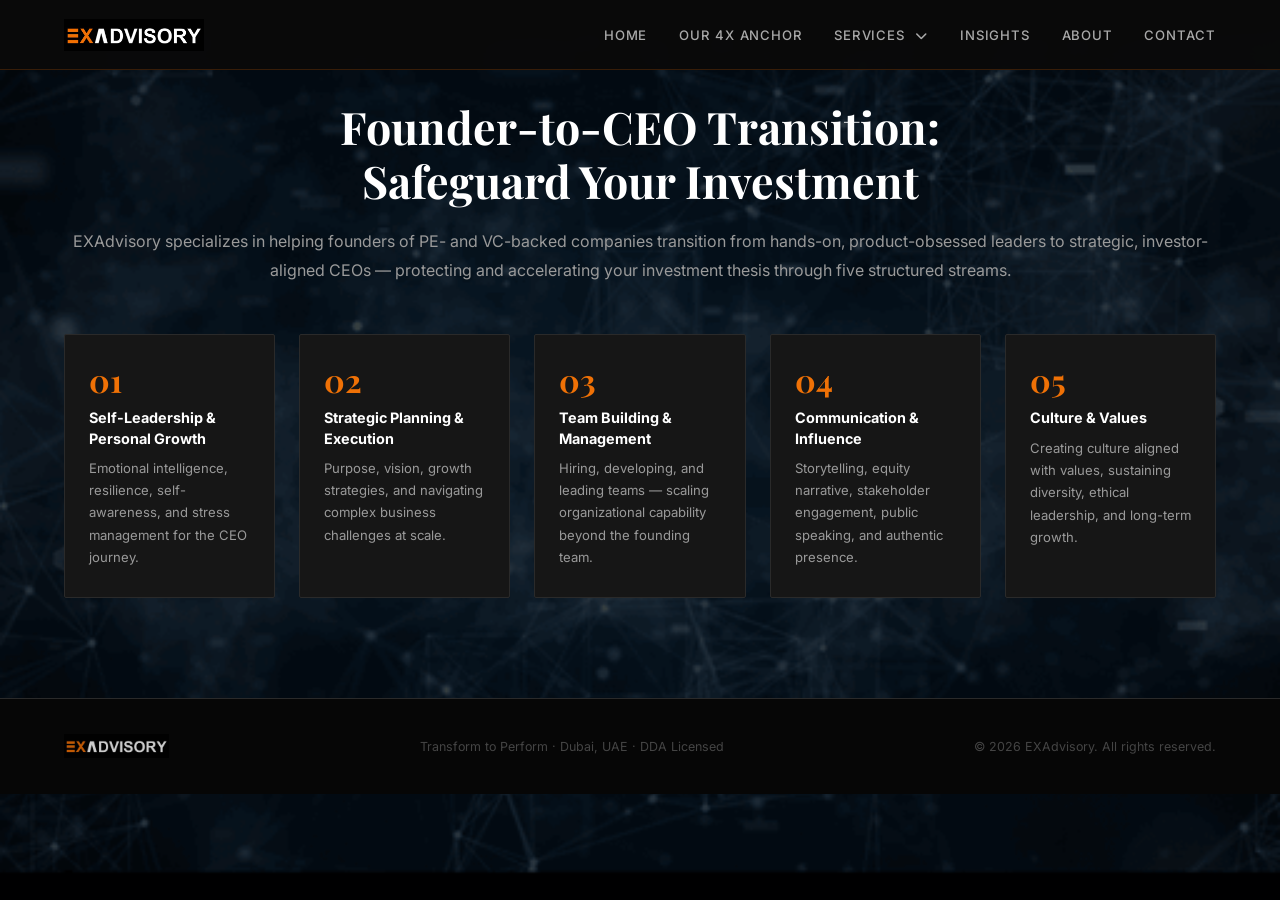
<file: services/founder-to-ceo-transition/index.html>
<!DOCTYPE html>
<html lang="en">

<head>
  <meta charset="UTF-8" />
  <meta name="viewport" content="width=device-width, initial-scale=1.0" />
  <title>EXAdvisory — Founder-to-CEO Transition</title>
  <meta name="description" content="Helping founders of PE- and VC-backed companies transition from hands-on builders to strategic, investor-aligned CEOs." />
  <meta property="og:type" content="article" />
  <meta property="og:url" content="https://exadvisory.co/services/founder-to-ceo-transition/" />
  <meta property="og:title" content="EXAdvisory — Founder-to-CEO Transition" />
  <meta property="og:description" content="Helping founders of PE- and VC-backed companies transition from hands-on builders to strategic, investor-aligned CEOs." />
  <meta property="og:image" content="https://exadvisory.co/images/logo/logo.png" />
  <meta name="twitter:card" content="summary_large_image" />
  <link rel="icon" type="image/png" href="../../images/logo/favicon.png">
  <link
    href="https://fonts.googleapis.com/css2?family=Inter:wght@300;400;500;600;700;800&family=Playfair+Display:wght@400;600;700&display=swap"
    rel="stylesheet" />
  <link rel="stylesheet" href="../../style.css?v=3" />
  <link rel="stylesheet" href="https://cdnjs.cloudflare.com/ajax/libs/font-awesome/6.7.2/css/all.min.css">
</head>

<body>

  <!-- NAV -->
    <nav>
    <div class="nav-logo">
      <a href="../../">
        <img src="../../images/logo/logo.png" alt="EXAdvisory">
      </a>
    </div>

    <button class="menu-toggle" id="menuToggle" aria-label="Toggle navigation menu">
      ☰
    </button>

    <ul class="nav-links" id="navLinks">
      <li><a href="../../">Home</a></li>
      <li><a href="../../our-4x-anchor/">Our 4x Anchor</a></li>

      <li class="dropdown">
        <a href="../../services/">
          Services <i class="fas fa-chevron-down"></i>
        </a>

        <ul class="dropdown-menu">

          <!-- Signature Services -->
          <li class="dropdown-submenu">
            <a href="../../services/#signatureServices">
              Signature Services
              <i class="fas fa-chevron-right"></i>
            </a>

            <!-- Signature Services submenu -->
            <ul class="submenu">
              <li>
                <a href="../../services/founder-to-ceo-transition/">
                  Founder to CEO Transition
                </a>
              </li>

              <li>
                <a href="../../services/ceo-succession-planning/">
                  CEO Succession Planning
                </a>
              </li>

              <li>
                <a href="../../services/executive-coaching-for-the-c-suite/">
                  Executive Coaching for the C-Suite
                </a>
              </li>
            </ul>
          </li>

          <li>
            <a href="../../services/#primeServices">
              Prime Services
            </a>
          </li>
        </ul>
      </li>

      <li><a href="../../insights/">Insights</a></li>
      <li><a href="../../about/">About</a></li>
      <li><a href="../../contact/">Contact</a></li>
    </ul>
  </nav>
  <div class="menu-overlay" id="menuOverlay"></div>

  <!-- FOUNDER TRANSITION -->
  <section class="section" id="founders">
    <div style="max-width:1200px;margin:0 auto">
      <!-- <p class="section-label">For PE, VC &amp; Investors</p> -->
      <h2 class="section-title">Founder-to-CEO Transition:<br />Safeguard Your Investment</h2>
      <p class="section-intro">EXAdvisory specializes in helping founders of PE- and VC-backed companies transition from
        hands-on, product-obsessed leaders to strategic, investor-aligned CEOs — protecting and accelerating your
        investment thesis through five structured streams.</p>
      <div class="five-streams">
        <div class="stream-card">
          <div class="stream-num">01</div>
          <h4>Self-Leadership &amp; Personal Growth</h4>
          <p>Emotional intelligence, resilience, self-awareness, and stress management for the CEO journey.</p>
        </div>
        <div class="stream-card">
          <div class="stream-num">02</div>
          <h4>Strategic Planning &amp; Execution</h4>
          <p>Purpose, vision, growth strategies, and navigating complex business challenges at scale.</p>
        </div>
        <div class="stream-card">
          <div class="stream-num">03</div>
          <h4>Team Building &amp; Management</h4>
          <p>Hiring, developing, and leading teams — scaling organizational capability beyond the founding team.</p>
        </div>
        <div class="stream-card">
          <div class="stream-num">04</div>
          <h4>Communication &amp; Influence</h4>
          <p>Storytelling, equity narrative, stakeholder engagement, public speaking, and authentic presence.</p>
        </div>
        <div class="stream-card">
          <div class="stream-num">05</div>
          <h4>Culture &amp; Values</h4>
          <p>Creating culture aligned with values, sustaining diversity, ethical leadership, and long-term growth.</p>
        </div>
      </div>
    </div>
  </section>


  <!-- FOOTER -->
  <footer>
    <img src="../../images/logo/logo.png" alt="EXAdvisory" />
    <p>Transform to Perform · Dubai, UAE · DDA Licensed</p>
    <p>© 2026 EXAdvisory. All rights reserved.</p>
  </footer>
  <script src="../../script.js"></script>
</body>

</html>
</file>
<file: style.css>
*,
*::before,
*::after {
  box-sizing: border-box;
  margin: 0;
  padding: 0;
}

:root {
  --black: #0a0a0a;
  --dark: #111111;
  --dark-mid: #181818;
  --card-bg: #161616;
  --orange: #ef7106;
  --orange-lt: #f58c2a;
  --white: #ffffff;
  --text: #e8e8e8;
  --muted: #9a9a9a;
  --border: #2a2a2a;
}

html {
  scroll-behavior: smooth;
}
body {
  font-family: "Inter", sans-serif;
  color: var(--text);
  line-height: 1.7;
  min-height: 100vh;
  background: #080808 url("./video/hero-video.gif") center center / cover no-repeat fixed;
  position: relative;
}

/* Overlay */
body::before {
  content: "";
  position: fixed;
  inset: 0;

  background: rgba(0, 0, 0, 0.75); /* adjust opacity */

  z-index: -1;
  pointer-events: none;
}

/* ── NAV ── */
nav {
  position: fixed;
  top: 0;
  left: 0;
  right: 0;
  z-index: 100;
  background: rgba(10, 10, 10, 0.96);
  backdrop-filter: blur(10px);
  padding: 0 5%;
  display: flex;
  align-items: center;
  justify-content: space-between;
  height: 70px;
  border-bottom: 1px solid rgba(239, 113, 6, 0.2);
}
.nav-logo img {
  height: 32px;
  display: block;
}
.nav-links {
  display: flex;
  gap: 2rem;
  list-style: none;
}
.nav-links a {
  color: rgba(255, 255, 255, 0.65);
  text-decoration: none;
  font-size: 0.82rem;
  font-weight: 500;
  letter-spacing: 0.06em;
  text-transform: uppercase;
  transition: color 0.2s;
}
.nav-links a:hover {
  color: var(--orange);
}
.menu-toggle {
  display: none;
  background: none;
  border: 0;
  color: #fff;
  font-size: 1.8rem;
  cursor: pointer;
}
/* ================================
   MAIN DROPDOWN
================================ */

.nav-links .dropdown {
  position: relative;
}

.nav-links .dropdown-menu {
  position: absolute;
  top: 100%;
  left: 0;

  min-width: 260px;
  margin: 0;
  padding: 8px 0;

  list-style: none;
  background: #fff;

  opacity: 0;
  visibility: hidden;
  transform: translateY(10px);

  transition: all 0.25s ease;

  z-index: 9999;
}

/* Show Services dropdown */
.nav-links .dropdown:hover > .dropdown-menu {
  opacity: 1;
  visibility: visible;
  transform: translateY(0);
}

/* ================================
   DROPDOWN LINKS
================================ */

.nav-links .dropdown-menu li {
  position: relative;
  list-style: none;
}

.nav-links .dropdown-menu li > a {
  display: flex;
  align-items: center;
  justify-content: space-between;

  padding: 12px 18px;
  white-space: nowrap;
}

/* ================================
   SIGNATURE SERVICES SUBMENU
================================ */

.dropdown-submenu {
  position: relative;
}

.dropdown-submenu .submenu {
  position: absolute;
  top: 40px;
  left: 40%;
  min-width: 290px;
  margin: 0;
  padding: 8px 0;
  list-style: none;
  background: #181818;
  opacity: 0;
  visibility: hidden;
  transform: translateX(10px);
  transition: all 0.25s ease;
  z-index: 10000;
}

/* Show submenu when hovering Signature Services */
.dropdown-submenu:hover > .submenu {
  opacity: 1;
  visibility: visible;
  transform: translateX(0);
}

/* Arrow */
.dropdown-submenu > a .fa-chevron-right {
  font-size: 10px;
  margin-left: 15px;
}

@media (max-width: 768px) {
  /* ==========================================
     MOBILE NAVBAR
  ========================================== */

  nav {
    height: 70px;
    padding: 0 20px;
  }

  .menu-toggle {
    display: block;
    z-index: 1002;
    position: relative;
  }

  /* ==========================================
     MOBILE SIDE MENU
  ========================================== */

  .nav-links {
    position: fixed;
    top: 70px;
    right: -100%;

    width: 300px;
    max-width: 85vw;
    height: calc(100vh - 70px);

    background: #111;

    display: flex;
    flex-direction: column;
    align-items: flex-start;

    gap: 0;
    padding: 20px 0;

    overflow-y: auto;

    transition: right 0.3s ease;

    border-left: 1px solid rgba(239, 113, 6, 0.2);

    z-index: 1001;
  }

  /* Open menu */
  .nav-links.active {
    right: 0;
  }

  /* ==========================================
     MAIN MENU ITEMS
  ========================================== */

  .nav-links > li {
    width: 100%;
  }

  .nav-links > li > a {
    display: flex;
    align-items: center;
    justify-content: space-between;

    width: 100%;

    padding: 16px 25px;

    box-sizing: border-box;

    border-bottom: 1px solid rgba(255, 255, 255, 0.08);
  }

  /* ==========================================
     SERVICES DROPDOWN
  ========================================== */

  .nav-links > .dropdown {
    width: 100%;
  }

  /* Remove desktop positioning */
  .nav-links > .dropdown > .dropdown-menu {
    position: static;

    width: 100%;
    min-width: 0;

    padding: 0;
    margin: 0;

    background: #181818;

    box-shadow: none;

    opacity: 1;
    visibility: visible;
    transform: none;

    display: none;
  }

  /* Open Services */
  .nav-links > .dropdown.active > .dropdown-menu {
    display: block;
  }

  /* Services submenu links */
  .nav-links > .dropdown > .dropdown-menu > li > a {
    display: flex;
    align-items: center;
    justify-content: space-between;

    width: 100%;

    padding: 14px 25px 14px 40px;

    font-size: 0.78rem;

    border-bottom: 1px solid rgba(255, 255, 255, 0.06);

    box-sizing: border-box;
  }

  /* ==========================================
     SIGNATURE SERVICES SUBMENU
  ========================================== */

  .nav-links .dropdown-submenu {
    width: 100%;
    position: relative;
  }

  .nav-links .dropdown-submenu > .submenu {
    position: static;

    width: 100%;
    min-width: 0;

    margin: 0;
    padding: 0;

    background: #202020;

    box-shadow: none;

    opacity: 1;
    visibility: visible;
    transform: none;

    display: none;
  }

  /* Open Signature Services */
  .nav-links .dropdown-submenu.active > .submenu {
    display: block;
  }

  /* Signature submenu links */
  .nav-links .dropdown-submenu > .submenu > li > a {
    display: block;

    width: 100%;

    padding: 13px 20px 13px 55px;

    font-size: 0.74rem;

    color: rgba(255, 255, 255, 0.65);

    border-bottom: 1px solid rgba(255, 255, 255, 0.05);

    box-sizing: border-box;
  }

  /* ==========================================
     ARROWS
  ========================================== */

  .nav-links .fa-chevron-down {
    font-size: 10px;
    transition: transform 0.25s ease;
  }

  .nav-links .fa-chevron-right {
    font-size: 9px;
    transition: transform 0.25s ease;
  }

  /* Rotate Services arrow */
  .nav-links > .dropdown.active > a .fa-chevron-down {
    transform: rotate(180deg);
  }

  /* Rotate Signature arrow */
  .nav-links .dropdown-submenu.active > a .fa-chevron-right {
    transform: rotate(90deg);
  }

  /* ==========================================
     IMPORTANT:
     Disable desktop hover dropdowns on mobile
  ========================================== */

  .nav-links > .dropdown:hover > .dropdown-menu {
    opacity: 1;
    visibility: visible;
    transform: none;
    display: none;
  }

  .nav-links > .dropdown.active:hover > .dropdown-menu {
    display: block;
  }

  .nav-links .dropdown-submenu:hover > .submenu {
    opacity: 1;
    visibility: visible;
    transform: none;
    display: none;
  }

  .nav-links .dropdown-submenu.active:hover > .submenu {
    display: block;
  }

  /* ==========================================
     OVERLAY
  ========================================== */

  .menu-overlay {
    z-index: 1000;
  }
}
.menu-overlay {
  position: fixed;
  inset: 0;
  background: rgba(0, 0, 0, 0.6);
  opacity: 0;
  visibility: hidden;
  transition: 0.3s;
  z-index: 99;
}

.menu-overlay.active {
  opacity: 1;
  visibility: visible;
}
/* ── HERO ── */
.hero {
  min-height: 100vh;
  display: flex;
  flex-direction: column;
  align-items: center;
  justify-content: center;
  text-align: center;
  padding: 120px 5% 80px;
  position: relative;
  overflow: hidden;
}

.hero-video {
  position: absolute;
  inset: 0;

  width: 100%;
  height: 100%;

  object-fit: cover;
  z-index: 0;
}

.hero-overlay {
  position: absolute;
  inset: 0;
  background: rgba(0, 0, 0, 0.65);
  z-index: 0;
}

.hero-content {
  position: relative;
  z-index: 2;
  max-width: 900px;
}
.hero::before {
  content: "";
  position: absolute;
  inset: 0;
  background: radial-gradient(
    ellipse 80% 60% at 50% 40%,
    rgba(239, 113, 6, 0.07) 0%,
    transparent 70%
  );
  pointer-events: none;
}
.hero-eyebrow {
  font-size: 0.75rem;
  font-weight: 700;
  letter-spacing: 0.22em;
  text-transform: uppercase;
  color: var(--orange);
  margin-bottom: 1.4rem;
}
.hero h1 {
  font-family: "Playfair Display", serif;
  font-size: clamp(3rem, 6.5vw, 5.5rem);
  font-weight: 700;
  color: var(--white);
  line-height: 1.1;
  margin-bottom: 1.5rem;
  max-width: 820px;
}
.hero h1 em {
  font-style: normal;
  color: var(--orange);
}
.hero-sub {
  font-size: clamp(1rem, 1.8vw, 1.15rem);
  color: rgba(255, 255, 255, 0.55);
  max-width: 820px;
  margin-bottom: 2.8rem;
  font-weight: 300;
  line-height: 1.85;
}
.hero-cta {
  display: inline-block;
  padding: 14px 38px;
  background: var(--orange);
  color: var(--black);
  font-weight: 800;
  font-size: 0.85rem;
  letter-spacing: 0.08em;
  text-transform: uppercase;
  text-decoration: none;
  border-radius: 2px;
  transition:
    background 0.2s,
    transform 0.15s;
}
.hero-cta:hover {
  background: var(--orange-lt);
  transform: translateY(-2px);
}

/* ── BELIEF ── */
.belief {
  background: var(--orange);
  padding: 2.8rem 5%;
  text-align: center;
}
.belief blockquote {
  font-family: "Playfair Display", serif;
  font-size: clamp(1.05rem, 2.2vw, 1.45rem);
  font-weight: 600;
  color: var(--black);
  max-width: 900px;
  margin: 0 auto;
  line-height: 1.65;
}

/* ── SECTION ── */
.container {
  max-width: 1200px;
  margin: 0 auto;
}
.section {
  padding: 100px 5%;
}
.section-label {
  text-align: center;
  font-size: 0.72rem;
  font-weight: 700;
  letter-spacing: 0.22em;
  text-transform: uppercase;
  color: var(--orange);
  margin-bottom: 0.8rem;
}
.section-title {
  text-align: center;
  font-family: "Playfair Display", serif;
  font-size: clamp(1.8rem, 3.5vw, 2.8rem);
  font-weight: 700;
  color: var(--white);
  line-height: 1.2;
  margin-bottom: 1.2rem;
}
.section-intro {
  font-size: 1rem;
  color: var(--muted);
  line-height: 1.85;
  text-align: center;
}
.svc-icon {
  width: 68px;
  height: 68px;
  display: flex;
  align-items: center;
  justify-content: center;
  border-radius: 18px;
  background: linear-gradient(135deg, #1b365d, #0f5fa6);
  color: #fff;
  font-size: 28px;
  margin-bottom: 20px;
  box-shadow: 0 12px 30px rgba(15, 95, 166, 0.18);
  transition: all 0.35s ease;
}

.svc-card:hover .svc-icon {
  transform: translateY(-4px) scale(1.05);
  box-shadow: 0 18px 40px rgba(15, 95, 166, 0.28);
}
.nav-links .dropdown {
  position: relative;
}

.nav-links .dropdown-menu {
  position: absolute;
  top: calc(100% + 10px);
  left: 0;
  min-width: 260px;
  background: #181818;
  box-shadow: 0 12px 40px rgba(0, 0, 0, 0.12);
  padding: 10px 0;
  list-style: none;
  opacity: 0;
  visibility: hidden;
  transform: translateY(8px);
  transition: all 0.25s ease;
  z-index: 1000;
}

.nav-links .dropdown:hover .dropdown-menu {
  opacity: 1;
  visibility: visible;
  transform: translateY(0);
}

.dropdown-menu li {
  margin: 0;
}

.dropdown-menu a {
  display: block;
  padding: 12px 20px;
  color: #ffffff;
  text-decoration: none;
  white-space: nowrap;
  transition: background 0.2s ease;
}

.dropdown-menu a:hover {
  background: #000000;
}

.dropdown > a i {
  font-size: 12px;
  margin-left: 6px;
}

/* ── 4X FRAMEWORK ── */
.framework-grid {
  display: grid;
  grid-template-columns: repeat(auto-fit, minmax(255px, 1fr));
  gap: 2px;
  margin-top: 3.5rem;
}
.fx-card {
  background: var(--dark-mid);
  border-bottom: 3px solid var(--orange);
  padding: 2.5rem 2rem;
  position: relative;
  overflow: hidden;
  transition:
    transform 0.2s,
    background 0.2s;
}
.fx-card:hover {
  transform: translateY(-4px);
  background: #1e1e1e;
}
.fx-card::before {
  content: attr(data-num);
  position: absolute;
  top: -14px;
  right: 8px;
  font-family: "Playfair Display", serif;
  font-size: 7rem;
  font-weight: 700;
  color: rgba(239, 113, 6, 0.08);
  line-height: 1;
  pointer-events: none;
}
.fx-tag {
  font-size: 0.68rem;
  font-weight: 700;
  letter-spacing: 0.16em;
  text-transform: uppercase;
  color: var(--orange);
  margin-bottom: 0.6rem;
}
.fx-card h3 {
  font-family: "Playfair Display", serif;
  font-size: 1.2rem;
  color: var(--white);
  margin-bottom: 0.9rem;
  line-height: 1.3;
}
.fx-card p {
  font-size: 0.9rem;
  color: var(--muted);
  line-height: 1.8;
}
.fx-dimension {
  margin-top: 1.5rem;
  font-size: 0.76rem;
  font-weight: 700;
  letter-spacing: 0.1em;
  text-transform: uppercase;
  color: var(--orange);
}

/* ── SERVICES ── */
.services-grid {
  display: grid;
  grid-template-columns: repeat(auto-fit, minmax(330px, 1fr));
  gap: 1.5rem;
  margin-top: 3.5rem;
}
.svc-card {
  background: var(--card-bg);
  border: 1px solid var(--border);
  border-top: 3px solid var(--orange);
  padding: 2.2rem;
  border-radius: 2px;
  transition:
    box-shadow 0.2s,
    transform 0.2s,
    border-color 0.2s;
}
.svc-card:hover {
  box-shadow: 0 12px 40px rgba(239, 113, 6, 0.12);
  transform: translateY(-3px);
  border-color: rgba(239, 113, 6, 0.4);
}
.svc-icon {
  width: 42px;
  height: 42px;
  background: rgba(239, 113, 6, 0.12);
  border: 1px solid rgba(239, 113, 6, 0.25);
  border-radius: 50%;
  display: flex;
  align-items: center;
  justify-content: center;
  margin-bottom: 1.2rem;
  font-size: 1.1rem;
}
.svc-card h3 {
  font-family: "Playfair Display", serif;
  font-size: 1.15rem;
  color: var(--white);
  margin-bottom: 0.75rem;
  line-height: 1.3;
}
.svc-card p {
  font-size: 0.88rem;
  color: var(--muted);
  line-height: 1.82;
  margin-bottom: 1.2rem;
}
.svc-tags {
  display: flex;
  flex-wrap: wrap;
  gap: 0.4rem;
}
.svc-tag {
  font-size: 0.7rem;
  font-weight: 600;
  letter-spacing: 0.04em;
  color: var(--orange);
  background: rgba(239, 113, 6, 0.1);
  border: 1px solid rgba(239, 113, 6, 0.2);
  padding: 3px 10px;
  border-radius: 20px;
}
/* Highlight the new geo card */
.svc-card.highlight {
  border-color: var(--orange);
  background: #1a1208;
}

/* ── COACHING FEATURE ── */
.coaching-feature {
  display: grid;
  grid-template-columns: 1fr 1fr;
  gap: 5rem;
  align-items: center;
}
@media (max-width: 860px) {
  .coaching-feature {
    grid-template-columns: 1fr;
    gap: 3rem;
  }
}
.coaching-quote {
  border-left: 3px solid var(--orange);
  padding: 1rem 1.5rem;
  margin: 1.5rem 0;
  font-style: italic;
  color: rgba(255, 255, 255, 0.8);
  font-size: 1rem;
  line-height: 1.75;
}
.coaching-3c {
  display: flex;
  gap: 1rem;
  margin-top: 2rem;
  flex-wrap: wrap;
}
.c3-pill {
  flex: 1 1 110px;
  background: var(--dark-mid);
  border: 1px solid var(--border);
  padding: 1rem 1.2rem;
  border-radius: 2px;
  text-align: center;
}
.c3-pill strong {
  display: block;
  font-family: "Playfair Display", serif;
  font-size: 1.1rem;
  color: var(--orange);
  margin-bottom: 0.2rem;
}
.c3-pill span {
  font-size: 0.76rem;
  color: var(--muted);
}
.coaching-stats {
  background: var(--dark-mid);
  border: 1px solid var(--border);
  padding: 2.8rem;
  border-radius: 2px;
}
.stat-item {
  margin-bottom: 1.8rem;
}
.stat-item:last-child {
  margin-bottom: 0;
}
.stat-num {
  font-family: "Playfair Display", serif;
  font-size: 3rem;
  font-weight: 700;
  color: var(--orange);
  line-height: 1;
}
.stat-label {
  font-size: 0.85rem;
  color: var(--muted);
  margin-top: 0.3rem;
  line-height: 1.6;
}
.stat-divider {
  height: 1px;
  background: var(--border);
  margin: 1.5rem 0;
}

/* ── SUCCESSION ── */
.succession-steps {
  display: flex;
  flex-direction: column;
  gap: 0;
  margin-top: 3rem;
}
.step {
  display: flex;
  gap: 2rem;
  padding: 2rem 0;
  border-bottom: 1px solid var(--border);
}
.step:last-child {
  border-bottom: none;
}
.step-num {
  flex-shrink: 0;
  width: 46px;
  height: 46px;
  background: var(--orange);
  color: var(--black);
  font-weight: 800;
  font-size: 0.95rem;
  display: flex;
  align-items: center;
  justify-content: center;
  border-radius: 50%;
}
.step-content h4 {
  font-family: "Playfair Display", serif;
  font-size: 1.05rem;
  color: var(--white);
  margin-bottom: 0.4rem;
}
.step-content p {
  font-size: 0.9rem;
  color: var(--muted);
  line-height: 1.75;
}

/* ── FIVE STREAMS ── */
.five-streams {
  display: grid;
  grid-template-columns: repeat(auto-fit, minmax(190px, 1fr));
  gap: 1.5rem;
  margin-top: 3rem;
}
.stream-card {
  background: var(--card-bg);
  border: 1px solid var(--border);
  padding: 1.8rem 1.5rem;
  border-radius: 2px;
}
.stream-num {
  font-family: "Playfair Display", serif;
  font-size: 2rem;
  color: var(--orange);
  font-weight: 700;
  line-height: 1;
  margin-bottom: 0.8rem;
}
.stream-card h4 {
  font-size: 0.9rem;
  font-weight: 700;
  color: var(--white);
  margin-bottom: 0.5rem;
  line-height: 1.4;
}
.stream-card p {
  font-size: 0.82rem;
  color: var(--muted);
  line-height: 1.7;
}

/* ── CLIENTS ── */
.clients-section {
  background: #00000000;
  padding: 80px 5%;
  text-align: center;
}
.clients-section .section-title {
  color: var(--white);
  max-width: 600px;
  margin: 0 auto 1rem;
}
.clients-section .section-intro {
  color: var(--muted);
  margin: 0 auto 3rem;
}
.industries-grid {
  display: flex;
  flex-wrap: wrap;
  gap: 1rem;
  justify-content: center;
  margin-bottom: 2.5rem;
}
.ind-pill {
  padding: 0.45rem 1.3rem;
  border: 1px solid rgba(239, 113, 6, 0.3);
  color: rgba(255, 255, 255, 0.75);
  font-size: 0.83rem;
  font-weight: 500;
  border-radius: 20px;
  transition:
    border-color 0.2s,
    color 0.2s;
}
.ind-pill:hover {
  border-color: var(--orange);
  color: var(--white);
}
.geo-note {
  font-size: 0.85rem;
  color: rgba(255, 255, 255, 0.38);
  letter-spacing: 0.05em;
}
.geo-note strong {
  color: var(--orange);
  font-weight: 600;
}

/* ── DIFFERENTIATORS ── */
.approach-grid {
  display: grid;
  grid-template-columns: repeat(auto-fit, minmax(280px, 1fr));
  gap: 2rem;
  margin-top: 3rem;
}
.approach-item {
  display: flex;
  gap: 1.2rem;
}
.approach-dot {
  flex-shrink: 0;
  width: 8px;
  height: 8px;
  background: var(--orange);
  border-radius: 50%;
  margin-top: 0.6rem;
}
.approach-item h4 {
  font-weight: 700;
  color: var(--white);
  font-size: 0.92rem;
  margin-bottom: 0.4rem;
}
.approach-item p {
  font-size: 0.86rem;
  color: var(--muted);
  line-height: 1.75;
}

/* ── ABOUT ── */
.about-feature {
  display: grid;
  grid-template-columns: 1fr 1.3fr;
  gap: 5rem;
  align-items: center;
}
@media (max-width: 860px) {
  .about-feature {
    grid-template-columns: 1fr;
    gap: 3rem;
  }
}
.about-card {
  background: var(--dark-mid);
  border: 1px solid var(--border);
  border-left: 3px solid var(--orange);
  padding: 3rem;
  border-radius: 2px;
  position: relative;
}
.about-card::after {
  content: '"';
  position: absolute;
  top: 0.5rem;
  right: 1.5rem;
  font-family: "Playfair Display", serif;
  font-size: 9rem;
  color: rgba(239, 113, 6, 0.08);
  line-height: 1;
}
.about-card p {
  font-size: 1rem;
  color: rgba(255, 255, 255, 0.75);
  line-height: 1.85;
  font-style: italic;
  position: relative;
  z-index: 1;
}
.about-card cite {
  display: block;
  margin-top: 1.5rem;
  font-style: normal;
  font-size: 0.82rem;
  color: var(--orange);
  font-weight: 600;
}
.about-text p {
  font-size: 0.93rem;
  color: var(--muted);
  line-height: 1.88;
  margin-bottom: 1rem;
}
.about-pills {
  display: flex;
  flex-wrap: wrap;
  gap: 0.5rem;
  margin-top: 1.5rem;
}
.about-pill {
  font-size: 0.76rem;
  font-weight: 600;
  padding: 5px 14px;
  background: transparent;
  border: 1px solid var(--border);
  color: rgba(255, 255, 255, 0.6);
  border-radius: 20px;
}

/* ── CTA ── */
.cta-section {
  border-top: 1px solid rgba(239, 113, 6, 0.2);
  padding: 100px 5%;
  text-align: center;
}
.cta-section h2 {
  font-family: "Playfair Display", serif;
  font-size: clamp(1.8rem, 3.5vw, 2.8rem);
  color: var(--white);
  margin-bottom: 1rem;
}
.cta-section p {
  font-size: 1rem;
  color: var(--muted);
  max-width: 540px;
  margin: 0 auto 2.5rem;
  line-height: 1.85;
}
.cta-btn {
  display: inline-block;
  padding: 16px 44px;
  background: var(--orange);
  color: var(--black);
  font-weight: 800;
  font-size: 0.88rem;
  letter-spacing: 0.08em;
  text-transform: uppercase;
  text-decoration: none;
  border-radius: 2px;
  transition:
    background 0.2s,
    transform 0.15s;
}
.cta-btn:hover {
  background: var(--orange-lt);
  transform: translateY(-2px);
}
.cta-email {
  display: block;
  margin-top: 1.2rem;
  font-size: 0.85rem;
  color: rgba(255, 255, 255, 0.3);
}
.cta-email a {
  color: var(--orange);
  text-decoration: none;
}

/* ── FOOTER ── */
footer {
  background: #060606;
  border-top: 1px solid var(--border);
  padding: 2.2rem 5%;
  display: flex;
  align-items: center;
  justify-content: space-between;
  flex-wrap: wrap;
  gap: 1rem;
}
footer img {
  height: 24px;
  opacity: 0.8;
}
footer p {
  font-size: 0.78rem;
  color: rgba(255, 255, 255, 0.25);
}
.light-text {
  font-weight: 400;
  font-style: italic;
  color: #777;
}

.sector-grid {
  display: grid;
  grid-template-columns: repeat(3, 1fr);
  gap: 28px;
  margin-top: 50px;
}

.sector-card {
  background: #00000000;
  border-radius: 18px;
  padding: 35px 28px;
  text-align: center;
  box-shadow: 0 15px 45px rgba(0, 0, 0, 0.08);
  transition: 0.35s;
  border: 1px solid rgba(0, 0, 0, 0.05);
}

.sector-card:hover {
  transform: translateY(-10px);
  box-shadow: 0 25px 60px rgba(0, 0, 0, 0.15);
}

.sector-icon {
  display: none !important;
  width: 70px;
  height: 70px;
  margin: 0 auto 25px;
  border-radius: 50%;
  background: #ef7106;
  color: #d8b25d;
  display: flex;
  align-items: center;
  justify-content: center;
  font-size: 30px;
}
.sector-icon i {
  color: #fff;
}
.board-icon i {
  color: #fff;
}
.sector-card h4 {
  font-size: 1.3rem;
  margin-bottom: 15px;
  color: #ef7106;
}

.sector-card p {
  color: #666;
  line-height: 1.8;
}
#boardroom-value {
  background: #fafafa00;
}

.board-grid {
  display: grid;
  grid-template-columns: repeat(2, 1fr);
  gap: 28px;
  margin-top: 50px;
}

.board-card {
  display: flex;
  gap: 22px;
  align-items: flex-start;
  padding: 28px;
  background: #181818;
  border-radius: 18px;
  border: 1px solid rgba(0, 0, 0, 0.06);
  box-shadow: 0 15px 35px rgba(0, 0, 0, 0.06);
  transition: 0.35s;
}

.board-card:hover {
  transform: translateY(-8px);
  box-shadow: 0 25px 50px rgba(0, 0, 0, 0.12);
}

.board-icon {
  display: none !important;
  width: 70px;
  height: 70px;
  min-width: 70px;
  border-radius: 50%;
  background: #ef7106;
  color: #ef7106;
  display: flex;
  align-items: center;
  justify-content: center;
  font-size: 28px;
}

.board-card h3 {
  margin: 0 0 10px;
  font-size: 1.25rem;
  color: #ef7106;
}

.board-card p {
  margin: 0;
  color: #666;
  line-height: 1.8;
}

.committee-box {
  margin-top: 60px;
  background: #181818;
  color: #fff;
  padding: 45px;
  border-radius: 20px;
}

.committee-box h3 {
  color: #ef7106;
  margin-bottom: 25px;
  font-size: 1.8rem;
}

.committee-box ul {
  margin: 0;
  padding-left: 22px;
}

.committee-box li {
  margin-bottom: 18px;
  line-height: 1.9;
}
#track-record {
  background: #fafafa00;
}

.track-layout {
  display: grid;
  grid-template-columns: 2fr 1fr;
  gap: 60px;
  margin-top: 60px;
}

.timeline {
  position: relative;
  padding-left: 35px;
}

.timeline::before {
  content: "";
  position: absolute;
  left: 9px;
  top: 0;
  bottom: 0;
  width: 2px;
  background: #ef7106;
}

.timeline-item {
  position: relative;
  margin-bottom: 50px;
}

.timeline-dot {
  position: absolute;
  left: -34px;
  top: 10px;
  width: 18px;
  height: 18px;
  border-radius: 50%;
  background: #ef7106;
  border: 4px solid #fff;
  box-shadow: 0 0 0 3px rgba(215, 180, 107, 0.2);
}

.timeline-content {
  background: #181818;
  border-radius: 18px;
  padding: 28px;
  box-shadow: 0 12px 30px rgba(0, 0, 0, 0.06);
}

.timeline-content h3 {
  margin: 0;
  color: #ef7106;
  font-size: 1.3rem;
}

.timeline-content h3 span {
  display: block;
  margin-top: 6px;
  font-size: 0.95rem;
  font-weight: 500;
  color: #777;
}

.timeline-content small {
  display: block;
  margin: 14px 0;
  color: #999;
  font-weight: 600;
}

.timeline-content p {
  color: #666;
  line-height: 1.8;
}

.current-tag {
  display: inline-block;
  margin-bottom: 15px;
  padding: 6px 14px;
  background: #ef7106;
  color: #fff;
  border-radius: 30px;
  font-size: 0.75rem;
  font-weight: 700;
  letter-spacing: 1px;
}

.board-mandates h3 {
  margin-bottom: 30px;
  color: #ffffff;
}

.mandate-card {
  background: #181818;
  padding: 28px;
  margin-bottom: 25px;
  box-shadow: 0 12px 30px rgba(0, 0, 0, 0.06);
  border-left: 5px solid #ef7106;
}

.mandate-card h4 {
  color: #ef7106;
  margin-bottom: 15px;
}

.mandate-card p {
  color: #666;
  line-height: 1.8;
}
/* #at-a-glance {
  background: #181818;
} */

.glance-grid {
  display: grid;
  grid-template-columns: repeat(2, 1fr);
  gap: 30px;
  margin-top: 55px;
}

.glance-card {
  display: flex;
  align-items: flex-start;
  gap: 22px;
  padding: 30px;
  background: #181818;
  border-left: 3px solid #ef7106;
  box-shadow: 0 12px 35px rgba(0, 0, 0, 0.06);
  transition: 0.35s;
}

.glance-card:hover {
  transform: translateY(-8px);
  box-shadow: 0 20px 45px rgba(0, 0, 0, 0.12);
}

.glance-icon {
  display: none !important;
  width: 65px;
  height: 65px;
  min-width: 65px;
  border-radius: 50%;
  background: #ef7106;
  color: #ffffff;
  display: flex;
  justify-content: center;
  align-items: center;
  font-size: 26px;
}

.glance-card h4 {
  margin: 0 0 10px;
  color: #ef7106;
  font-size: 1.2rem;
}

.glance-card p {
  margin: 0;
  color: #666;
  line-height: 1.8;
}

@media (max-width: 768px) {
  .glance-grid {
    grid-template-columns: 1fr;
  }

  .glance-card {
    flex-direction: column;
    text-align: center;
    align-items: center;
  }
}
@media (max-width: 992px) {
  .track-layout {
    grid-template-columns: 1fr;
  }
}
@media (max-width: 991px) {
  .board-grid {
    grid-template-columns: 1fr;
  }

  .board-card {
    flex-direction: column;
    text-align: center;
    align-items: center;
  }
}

@media (max-width: 991px) {
  .sector-grid {
    grid-template-columns: repeat(2, 1fr);
  }
}

@media (max-width: 600px) {
  .sector-grid {
    grid-template-columns: 1fr;
  }
}
@media (max-width: 640px) {
  .services-grid {
    grid-template-columns: 1fr;
  }
  .five-streams {
    grid-template-columns: 1fr 1fr;
  }
}
/* BLOG PAGE */

.blog-hero {
  padding: 140px 5% 100px;
}

.blog-container {
  max-width: 850px;
  margin: 0 auto;
}

.blog-category {
  color: var(--orange);
  text-transform: uppercase;
  letter-spacing: 0.2em;
  font-size: 0.75rem;
  font-weight: 700;
  margin-bottom: 1rem;
}

.blog-title {
  font-family: "Playfair Display", serif;
  font-size: clamp(2.5rem, 5vw, 3.5rem);
  line-height: 1.15;
  color: var(--white);
  margin-bottom: 1.5rem;
}

.blog-meta {
  display: flex;
  gap: 0.8rem;
  color: var(--muted);
  font-size: 0.85rem;
  margin-bottom: 3rem;
}

.blog-featured-image {
  width: 100%;
  height: 500px;
  object-fit: cover;
  border-radius: 4px;
  margin-bottom: 3rem;
  border: 1px solid var(--border);
}

.blog-content {
  font-size: 1.05rem;
  color: var(--text);
}

.blog-content .lead {
  font-size: 1.25rem;
  color: var(--white);
  line-height: 1.8;
  margin-bottom: 2rem;
}

.blog-content p {
  margin-bottom: 1.5rem;
  color: var(--muted);
  line-height: 1.9;
}

.blog-content h2 {
  font-family: "Playfair Display", serif;
  color: var(--white);
  font-size: 2rem;
  margin-top: 3rem;
  margin-bottom: 1rem;
}

.blog-content blockquote {
  border-left: 4px solid var(--orange);
  padding: 1rem 1.5rem;
  margin: 2rem 0;
  font-style: italic;
  color: var(--white);
  background: var(--dark-mid);
}

.framework-summary {
  display: grid;
  grid-template-columns: repeat(4, 1fr);
  gap: 1rem;
  margin: 3rem 0;
}

.summary-card {
  background: var(--dark-mid);
  border: 1px solid var(--border);
  border-top: 3px solid var(--orange);
  padding: 1.5rem;
  text-align: center;
}

.summary-card span {
  display: block;
  color: var(--orange);
  font-size: 2rem;
  font-weight: 700;
  margin-bottom: 0.5rem;
}

.summary-card h4 {
  color: var(--white);
  margin: 0;
}

@media (max-width: 768px) {
  .framework-summary {
    grid-template-columns: repeat(2, 1fr);
  }

  .blog-featured-image {
    height: 280px;
  }
}
.insights-section {
  padding: 80px 5%;
}

.insights-grid {
  display: grid;
  grid-template-columns: repeat(3, 1fr);
  gap: 32px;
}

.insight-card {
  position: relative;
  overflow: hidden;
  min-height: 520px;
  background: #000;
  cursor: pointer;
}

.insight-card img {
  width: 100%;
  height: 100%;
  object-fit: cover;
  position: absolute;
  inset: 0;
  transition: transform 0.5s ease;
}

.insight-card:hover img {
  transform: scale(1.05);
}

.overlay {
  position: absolute;
  inset: 0;
  background: linear-gradient(
    to top,
    rgba(0, 0, 0, 0.92) 0%,
    rgba(0, 0, 0, 0.65) 40%,
    rgba(0, 0, 0, 0.2) 100%
  );
}

.content {
  position: absolute;
  left: 40px;
  right: 40px;
  bottom: 35px;
  z-index: 2;
}

.meta {
  display: flex;
  gap: 12px;
  align-items: center;
  color: rgba(255, 255, 255, 0.85);
  font-size: 0.95rem;
  margin-bottom: 22px;
}

.category {
  font-weight: 700;
  letter-spacing: 0.08em;
}

.content h3 {
  color: #fff;
  font-size: clamp(1.8rem, 2.3vw, 3rem);
  line-height: 1.12;
  font-weight: 700;
  margin-bottom: 28px;
}

.content h4 {
  color: #fff;
  font-size: clamp(1.4rem, 1.8vw, 2.2rem);
  line-height: 1.2;
  font-weight: 700;
  margin-bottom: 24px;
}

.arrow {
  color: #fff;
  text-decoration: none;
  font-size: 2rem;
  transition: transform 0.3s ease;
  display: inline-block;
}

.insight-card:hover .arrow {
  transform: translateX(8px);
}

@media (max-width: 1100px) {
  .insights-grid {
    grid-template-columns: 1fr;
  }

  .insight-card {
    min-height: 450px;
  }
}
.card-link {
  position: absolute;
  inset: 0;
  display: block;
  text-decoration: none;
  color: inherit;
}

.insight-card {
  position: relative;
  overflow: hidden;
  border-top: 3px solid #ef7108;
}

.content {
  position: absolute;
  z-index: 2;
}

.overlay {
  position: absolute;
  inset: 0;
  z-index: 1;
}

.insight-card:hover .arrow {
  transform: translateX(8px);
}

.arrow {
  display: inline-block;
  transition: transform 0.3s ease;
}

/* ── 404 ERROR PAGE ── */
.error-section {
  min-height: calc(100vh - 200px);
  display: flex;
  align-items: center;
  justify-content: center;
  text-align: center;
  padding: 140px 5% 80px;
  position: relative;
}

.error-content {
  max-width: 650px;
  margin: 0 auto;
}

.error-badge {
  display: inline-block;
  font-size: 0.75rem;
  font-weight: 700;
  letter-spacing: 0.22em;
  text-transform: uppercase;
  color: var(--orange);
  margin-bottom: 1rem;
  padding: 4px 14px;
  border: 1px solid rgba(239, 113, 6, 0.35);
  border-radius: 20px;
}

.error-code {
  font-family: "Playfair Display", serif;
  font-size: clamp(5.5rem, 14vw, 9rem);
  font-weight: 700;
  line-height: 1;
  color: var(--orange);
  text-shadow: 0 4px 30px rgba(239, 113, 6, 0.35);
  margin: 0.5rem 0;
  letter-spacing: -2px;
}

.error-title {
  font-family: "Playfair Display", serif;
  font-size: clamp(2rem, 4vw, 2.75rem);
  color: var(--white);
  margin-bottom: 1.2rem;
  font-weight: 700;
  line-height: 1.2;
}

.error-desc {
  font-size: 1.05rem;
  color: rgba(255, 255, 255, 0.65);
  line-height: 1.85;
  max-width: 580px;
  margin: 0 auto 2.5rem;
}

.error-actions {
  display: flex;
  gap: 1rem;
  justify-content: center;
  align-items: center;
  flex-wrap: wrap;
  margin-bottom: 3.5rem;
}

.error-btn-secondary {
  display: inline-block;
  padding: 14px 34px;
  border: 1px solid rgba(255, 255, 255, 0.25);
  color: #ffffff;
  font-weight: 700;
  font-size: 0.85rem;
  letter-spacing: 0.08em;
  text-transform: uppercase;
  text-decoration: none;
  border-radius: 2px;
  transition: all 0.2s ease;
  background: rgba(255, 255, 255, 0.03);
}

.error-btn-secondary:hover {
  border-color: var(--orange);
  color: var(--orange);
  background: rgba(239, 113, 6, 0.05);
  transform: translateY(-2px);
}

.error-quick-links {
  border-top: 1px solid rgba(255, 255, 255, 0.1);
  padding-top: 2rem;
  width: 100%;
}

.error-quick-links p {
  font-size: 0.78rem;
  letter-spacing: 0.15em;
  text-transform: uppercase;
  color: var(--orange);
  font-weight: 600;
  margin-bottom: 1.2rem;
}

.error-links-list {
  display: flex;
  justify-content: center;
  gap: 1rem;
  flex-wrap: wrap;
  list-style: none;
  padding: 0;
  margin: 0;
}

.error-links-list li {
  margin: 0;
}

.error-links-list a {
  display: inline-block;
  padding: 8px 18px;
  color: rgba(255, 255, 255, 0.8);
  background: rgba(255, 255, 255, 0.04);
  border: 1px solid rgba(255, 255, 255, 0.12);
  border-radius: 4px;
  text-decoration: none;
  font-size: 0.88rem;
  font-weight: 500;
  transition: all 0.2s ease;
}

.error-links-list a:hover {
  color: #ffffff;
  border-color: var(--orange);
  background: rgba(239, 113, 6, 0.1);
  transform: translateY(-2px);
}
</file>
